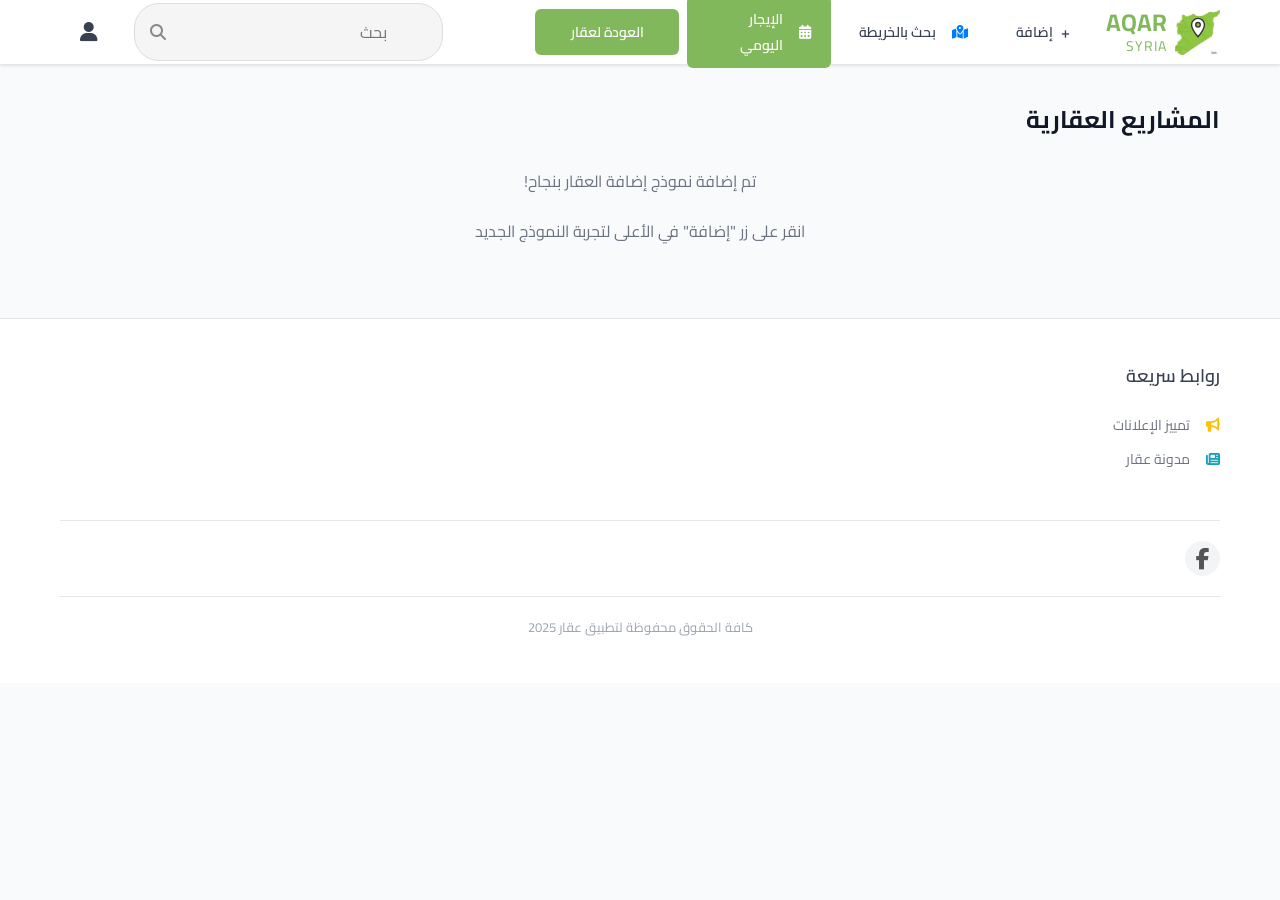
<file: add-property-demo.html>
<!DOCTYPE html>
<html lang="ar" dir="rtl">
<head>
    <meta charset="UTF-8">
    <meta name="viewport" content="width=device-width, initial-scale=1.0">
    <title>عقار - المشاريع العقارية</title>
    <link rel="preconnect" href="https://fonts.googleapis.com">
    <link rel="preconnect" href="https://fonts.gstatic.com" crossorigin>
    <link href="https://fonts.googleapis.com/css2?family=Cairo:wght@300;400;500;600;700&display=swap" rel="stylesheet">
    <link rel="stylesheet" href="https://cdnjs.cloudflare.com/ajax/libs/font-awesome/6.5.2/css/all.min.css">
    <link rel="stylesheet" href="styles.css">
    <link rel="stylesheet" href="footer-styles.css">
    <link rel="stylesheet" href="add-property.css">
</head>
<body>
    <!-- Header -->
    <header class="header">
        <div class="container">
            <div class="header-content">
                <!-- Right side - Logo and main actions -->
                <div class="header-right">
                    <div class="logo" style="display: flex; align-items: center;">
                        <div style="display: flex; align-items: center; gap: 8px;">
                            <div style="position: relative; width: 45px; height: 45px;">
                                <img src="images/logo.webp" alt="خريطة سوريا" style="width: 100%; height: 100%;">
                                <div style="position: absolute; top: 50%; left: 50%; transform: translate(-50%, -50%);">
                                    <svg xmlns="http://www.w3.org/2000/svg" width="22" height="22" viewBox="0 0 24 24" fill="white" stroke="#333" stroke-width="1.5">
                                        <path d="M12 2C8.13 2 5 5.13 5 9c0 5.25 7 13 7 13s7-7.75 7-13c0-3.87-3.13-7-7-7zm0 9.5c-1.38 0-2.5-1.12-2.5-2.5s1.12-2.5 2.5-2.5 2.5 1.12 2.5 2.5-1.12 2.5-2.5 2.5z"/>
                                    </svg>
                                </div>
                            </div>
                            <div class="logo-text-group" style="display: flex; flex-direction: column; line-height: 1.2;">
                                <span class="logo-main-text" style="font-family: 'Cairo', sans-serif; font-size: 24px; font-weight: 700; color: #82b85c;">AQAR</span>
                                <span class="logo-sub-text" style="font-family: 'Cairo', sans-serif; font-size: 14px; color: #82b85c; letter-spacing: 1px;">SYRIA</span>
                            </div>
                        </div>
                    </div>
                    
                    <div class="header-buttons">
                        <!-- زر الإضافة المتحدث عنه -->
                        <button class="btn btn-outline" onclick="openAddPropertyModal()" title="إضافة عقار جديد">
                            <span class="icon">+</span>
                            إضافة
                        </button>
                        
                        <button class="btn btn-outline">
                            <i class="fa-solid fa-map-location-dot" style="margin-left: 8px; color: #007bff;"></i>بحث بالخريطة
                        </button>
                        
                        <a href="dailyrent.html" class="btn btn-primary" style="text-decoration: none;">
                            <i class="fa-solid fa-calendar-days" style="margin-left: 8px;"></i>الإيجار اليومي
                        </a>
                        
                        <button class="btn btn-primary">
                            العودة لعقار
                        </button>
                    </div>
                </div>

                <!-- Left side - User and search -->
                <div class="header-left">
                    <div class="search-box" style="display: flex; align-items: center; border: 1px solid #ddd; border-radius: 25px; padding: 5px 15px; background-color: #f5f5f5;">
                        <input type="search" placeholder="بحث" class="search-input" style="border: none; outline: none; flex-grow: 1; background: transparent; font-family: 'Cairo', sans-serif; font-size: 16px;">
                        <button class="search-button" style="border: none; background: transparent; cursor: pointer; padding: 0; margin-right: 5px;">
                            <i class="fa-solid fa-magnifying-glass" style="color: #888; font-size: 16px;"></i>
                        </button>
                    </div>
                    
                    <a href="person1.html" class="btn btn-ghost">
                        <i class="fa-solid fa-user" style="font-size: 20px;"></i>
                    </a>
                </div>
            </div>
        </div>
    </header>

    <!-- نموذج إضافة العقار (سيظهر عند النقر على الزر) -->
    <div class="add-property-modal" id="addPropertyModal" style="display: none;">
        <!-- محتوى الخطوة الأولى -->
        <div class="modal-content">
            <div class="modal-header">
                <h2>إضافة عقار جديد</h2>
                <button class="close-btn" id="closeBtn">&times;</button>
            </div>

            <div class="progress-bar">
                <div class="progress-step active">
                    <span class="step-number">1</span>
                    <span class="step-label">نوع العقار</span>
                </div>
                <div class="progress-line active"></div>
                <div class="progress-step">
                    <span class="step-number">2</span>
                    <span class="step-label">البيانات والسعر</span>
                </div>
                <div class="progress-line"></div>
                <div class="progress-step">
                    <span class="step-number">3</span>
                    <span class="step-label">التأكيد</span>
                </div>
            </div>

            <div class="modal-body">
                <div class="form-section">
                    <h3>ما نوع العقار الذي تريد إضافته؟</h3>
                    <div class="property-types-grid">
                        <div class="property-type-card" data-type="house">
                            <div class="type-icon"><i class="fas fa-home"></i></div>
                            <span>بيت للبيع</span>
                        </div>
                        <div class="property-type-card" data-type="house-rent">
                            <div class="type-icon"><i class="fas fa-house"></i></div>
                            <span>بيت للإيجار</span>
                        </div>
                        <div class="property-type-card" data-type="apartment">
                            <div class="type-icon"><i class="fas fa-building"></i></div>
                            <span>شقة سكنية</span>
                        </div>
                        <div class="property-type-card" data-type="land">
                            <div class="type-icon"><i class="fas fa-tree"></i></div>
                            <span>أرض</span>
                        </div>
                        <div class="property-type-card" data-type="commercial">
                            <div class="type-icon"><i class="fas fa-store"></i></div>
                            <span>محل تجاري</span>
                        </div>
                        <div class="property-type-card" data-type="villa">
                            <div class="type-icon"><i class="fas fa-gopuram"></i></div>
                            <span>فيلا</span>
                        </div>
                        <div class="property-type-card" data-type="office">
                            <div class="type-icon"><i class="fas fa-briefcase"></i></div>
                            <span>مكتب</span>
                        </div>
                        <div class="property-type-card" data-type="garage">
                            <div class="type-icon"><i class="fas fa-car"></i></div>
                            <span>موقف سيارات</span>
                        </div>
                    </div>
                </div>

                <div class="form-section">
                    <h3>رفع صور العقار</h3>
                    <div class="upload-container">
                        <div class="upload-area" id="uploadArea">
                            <div class="upload-icon"><i class="fas fa-cloud-upload-alt"></i></div>
                            <p class="upload-text">اسحب الصور هنا أو انقر للاختيار</p>
                            <p class="upload-subtext">يمكنك تحميل حتى 8 صور (JPG, PNG)</p>
                            <input type="file" id="imageInput" multiple accept="image/*" style="display: none;">
                        </div>
                        <div class="images-preview" id="imagesPreview"></div>
                    </div>
                </div>
            </div>

            <div class="modal-footer">
                <button class="btn btn-secondary" id="cancelBtn">إلغاء</button>
                <button class="btn btn-primary" id="nextBtn" disabled>التالي</button>
            </div>
        </div>
    </div>

    <!-- نموذج النجاح -->
    <div class="success-modal" id="successModal" style="display: none;">
        <div class="success-content">
            <div class="success-icon"><i class="fas fa-check-circle"></i></div>
            <h2>تم إضافة العقار بنجاح!</h2>
            <p>سيتم مراجعة إعلانك خلال 24 ساعة قبل نشره على الموقع</p>
            <div class="success-details">
                <p><strong>رقم الإعلان:</strong> <span id="listingId">#12345</span></p>
                <p>ستتلقى بريداً إلكترونياً برابط متابعة الإعلان</p>
            </div>
            <button class="btn btn-primary" id="closeSuccessBtn">حسناً</button>
        </div>
    </div>

    <!-- Main Content -->
    <main class="main" style="padding: 32px 0;">
        <div class="container">
            <div class="page-title">
                <h1>المشاريع العقارية</h1>
            </div>
            <p style="text-align: center; color: #6b7280; margin: 20px 0;">تم إضافة نموذج إضافة العقار بنجاح!</p>
            <p style="text-align: center; color: #6b7280;">انقر على زر "إضافة" في الأعلى لتجربة النموذج الجديد</p>
        </div>
    </main>

    <!-- Footer -->
    <footer class="footer">
        <div class="container">
            <div class="footer-content">
                <div class="footer-section">
                    <h3 class="section-title">روابط سريعة</h3>
                    <div class="search-columns">
                        <div class="search-column">
                            <ul class="footer-links">
                                <li><a href="#" class="footer-link"><i class="fa-solid fa-bullhorn" style="margin-left: 8px; color: #ffc107;"></i>تمييز الإعلانات</a></li>
                                <li><a href="#" class="footer-link"><i class="fa-solid fa-newspaper" style="margin-left: 8px; color: #17a2b8;"></i>مدونة عقار</a></li>
                            </ul>
                        </div>
                    </div>
                </div>
            </div>

            <div class="footer-bottom">
                <div class="social-links" style="display: flex; justify-content: center; gap: 15px;">
                    <a href="#" class="social-link"><i class="fa-brands fa-facebook-f" style="font-size: 22px; color: #555;"></i></a>
                </div>
            </div>

            <div class="copyright">
                <p>كافة الحقوق محفوظة لتطبيق عقار 2025</p>
            </div>
        </div>
    </footer>

    <script src="add-property.js"></script>
</body>
</html>
</file>
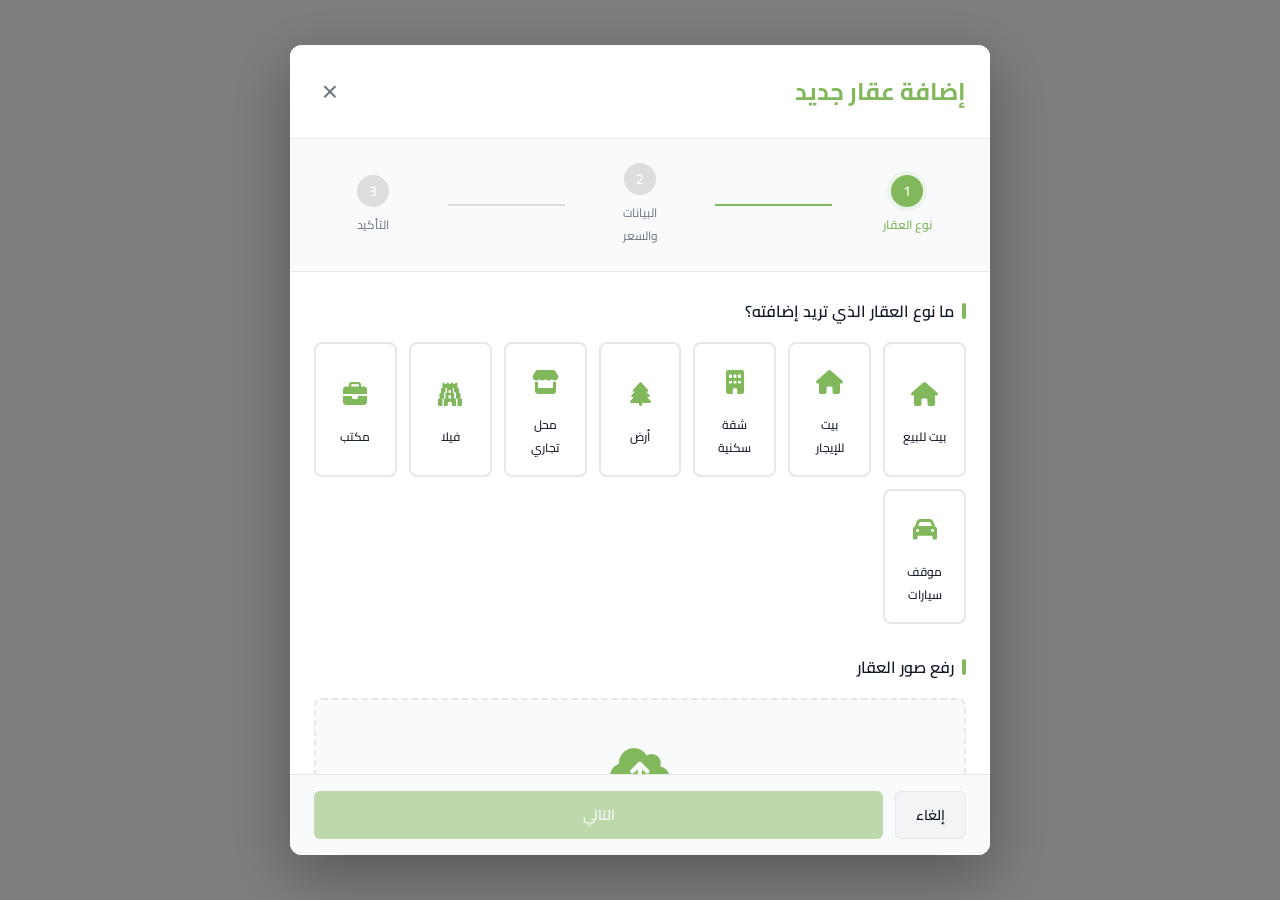
<file: add-property-step1.html>
<!DOCTYPE html>
<html lang="ar" dir="rtl">
<head>
    <meta charset="UTF-8">
    <meta name="viewport" content="width=device-width, initial-scale=1.0">
    <title>إضافة عقار - الخطوة الأولى</title>
    <link rel="preconnect" href="https://fonts.googleapis.com">
    <link rel="preconnect" href="https://fonts.gstatic.com" crossorigin>
    <link href="https://fonts.googleapis.com/css2?family=Cairo:wght@300;400;500;600;700&display=swap" rel="stylesheet">
    <link rel="stylesheet" href="https://cdnjs.cloudflare.com/ajax/libs/font-awesome/6.5.2/css/all.min.css">
    <link rel="stylesheet" href="add-property.css">
</head>
<body>
    <div class="add-property-modal" id="addPropertyModal">
        <div class="modal-content">
            <!-- رأس النموذج -->
            <div class="modal-header">
                <h2>إضافة عقار جديد</h2>
                <button class="close-btn" id="closeBtn">&times;</button>
            </div>

            <!-- شريط التقدم -->
            <div class="progress-bar">
                <div class="progress-step active">
                    <span class="step-number">1</span>
                    <span class="step-label">نوع العقار</span>
                </div>
                <div class="progress-line active"></div>
                <div class="progress-step">
                    <span class="step-number">2</span>
                    <span class="step-label">البيانات والسعر</span>
                </div>
                <div class="progress-line"></div>
                <div class="progress-step">
                    <span class="step-number">3</span>
                    <span class="step-label">التأكيد</span>
                </div>
            </div>

            <!-- محتوى الخطوة الأولى -->
            <div class="modal-body">
                <!-- اختيار نوع العقار -->
                <div class="form-section">
                    <h3>ما نوع العقار الذي تريد إضافته؟</h3>
                    <div class="property-types-grid">
                        <div class="property-type-card" data-type="house">
                            <div class="type-icon">
                                <i class="fas fa-home"></i>
                            </div>
                            <span>بيت للبيع</span>
                        </div>

                        <div class="property-type-card" data-type="house-rent">
                            <div class="type-icon">
                                <i class="fas fa-house"></i>
                            </div>
                            <span>بيت للإيجار</span>
                        </div>

                        <div class="property-type-card" data-type="apartment">
                            <div class="type-icon">
                                <i class="fas fa-building"></i>
                            </div>
                            <span>شقة سكنية</span>
                        </div>

                        <div class="property-type-card" data-type="land">
                            <div class="type-icon">
                                <i class="fas fa-tree"></i>
                            </div>
                            <span>أرض</span>
                        </div>

                        <div class="property-type-card" data-type="commercial">
                            <div class="type-icon">
                                <i class="fas fa-store"></i>
                            </div>
                            <span>محل تجاري</span>
                        </div>

                        <div class="property-type-card" data-type="villa">
                            <div class="type-icon">
                                <i class="fas fa-gopuram"></i>
                            </div>
                            <span>فيلا</span>
                        </div>

                        <div class="property-type-card" data-type="office">
                            <div class="type-icon">
                                <i class="fas fa-briefcase"></i>
                            </div>
                            <span>مكتب</span>
                        </div>

                        <div class="property-type-card" data-type="garage">
                            <div class="type-icon">
                                <i class="fas fa-car"></i>
                            </div>
                            <span>موقف سيارات</span>
                        </div>
                    </div>
                </div>

                <!-- رفع الصور -->
                <div class="form-section">
                    <h3>رفع صور العقار</h3>
                    <div class="upload-container">
                        <div class="upload-area" id="uploadArea">
                            <div class="upload-icon">
                                <i class="fas fa-cloud-upload-alt"></i>
                            </div>
                            <p class="upload-text">اسحب الصور هنا أو انقر للاختيار</p>
                            <p class="upload-subtext">يمكنك تحميل حتى 8 صور (JPG, PNG)</p>
                            <input type="file" id="imageInput" multiple accept="image/*" style="display: none;">
                        </div>
                        <div class="images-preview" id="imagesPreview"></div>
                    </div>
                </div>
            </div>

            <!-- أزرار التنقل -->
            <div class="modal-footer">
                <button class="btn btn-secondary" id="cancelBtn">إلغاء</button>
                <button class="btn btn-primary" id="nextBtn" disabled>التالي</button>
            </div>
        </div>
    </div>

    <script src="add-property.js"></script>
</body>
</html>
</file>
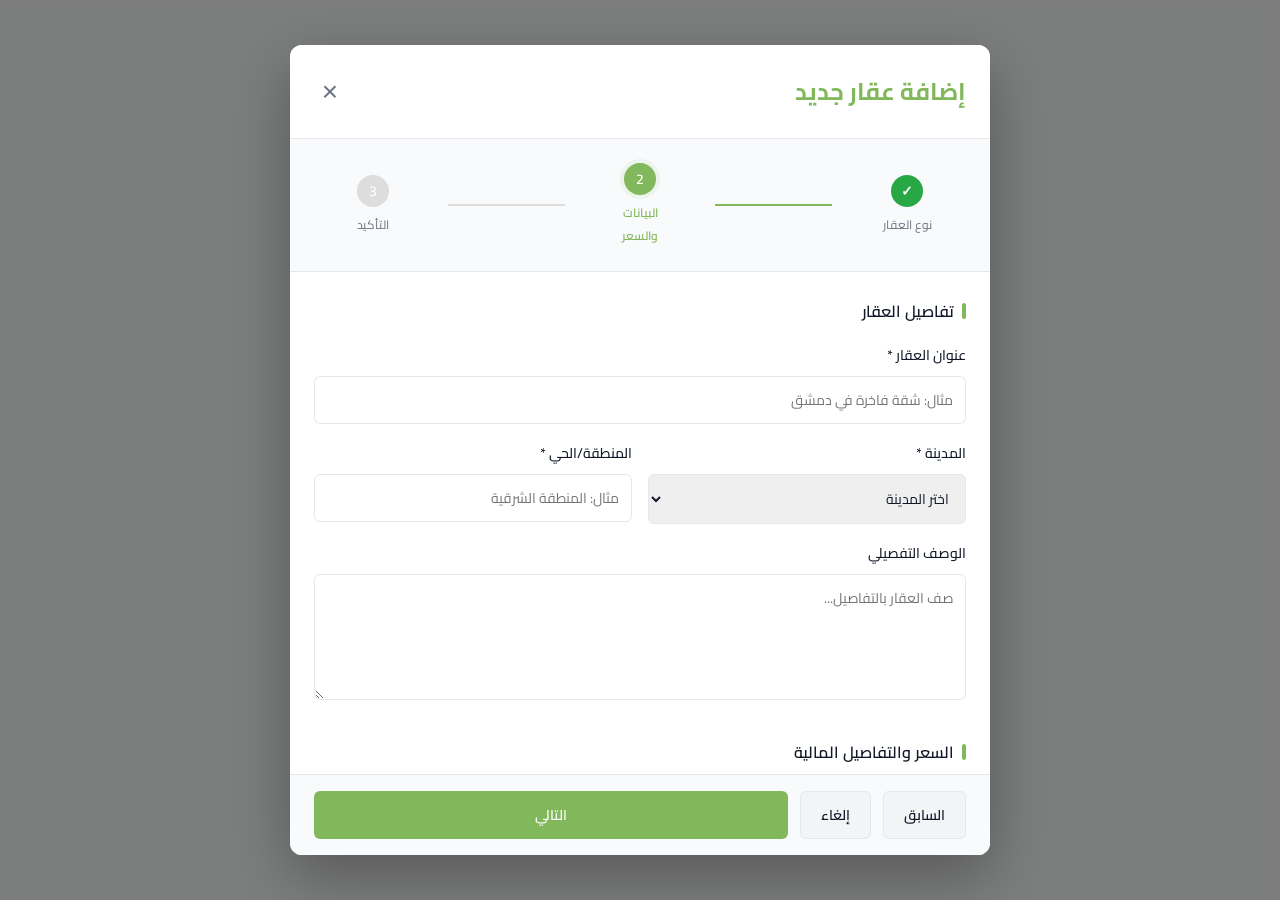
<file: add-property-step2.html>
<!DOCTYPE html>
<html lang="ar" dir="rtl">
<head>
    <meta charset="UTF-8">
    <meta name="viewport" content="width=device-width, initial-scale=1.0">
    <title>إضافة عقار - البيانات والسعر</title>
    <link rel="preconnect" href="https://fonts.googleapis.com">
    <link rel="preconnect" href="https://fonts.gstatic.com" crossorigin>
    <link href="https://fonts.googleapis.com/css2?family=Cairo:wght@300;400;500;600;700&display=swap" rel="stylesheet">
    <link rel="stylesheet" href="https://cdnjs.cloudflare.com/ajax/libs/font-awesome/6.5.2/css/all.min.css">
    <link rel="stylesheet" href="add-property.css">
</head>
<body>
    <div class="add-property-modal" id="addPropertyModal">
        <div class="modal-content">
            <!-- رأس النموذج -->
            <div class="modal-header">
                <h2>إضافة عقار جديد</h2>
                <button class="close-btn" id="closeBtn">&times;</button>
            </div>

            <!-- شريط التقدم -->
            <div class="progress-bar">
                <div class="progress-step completed">
                    <span class="step-number">✓</span>
                    <span class="step-label">نوع العقار</span>
                </div>
                <div class="progress-line active"></div>
                <div class="progress-step active">
                    <span class="step-number">2</span>
                    <span class="step-label">البيانات والسعر</span>
                </div>
                <div class="progress-line"></div>
                <div class="progress-step">
                    <span class="step-number">3</span>
                    <span class="step-label">التأكيد</span>
                </div>
            </div>

            <!-- محتوى الخطوة الثانية -->
            <div class="modal-body">
                <form id="propertyForm">
                    <!-- بيانات العقار -->
                    <div class="form-section">
                        <h3>تفاصيل العقار</h3>
                        <div class="form-group">
                            <label>عنوان العقار *</label>
                            <input type="text" id="propertyTitle" placeholder="مثال: شقة فاخرة في دمشق" required>
                        </div>

                        <div class="form-row">
                            <div class="form-group">
                                <label>المدينة *</label>
                                <select id="city" required>
                                    <option value="">اختر المدينة</option>
                                    <option value="damascus">دمشق</option>
                                    <option value="aleppo">حلب</option>
                                    <option value="homs">حمص</option>
                                    <option value="hama">حماة</option>
                                    <option value="latakia">اللاذقية</option>
                                    <option value="tartous">طرطوس</option>
                                    <option value="idlib">إدلب</option>
                                    <option value="raqqa">الرقة</option>
                                </select>
                            </div>
                            <div class="form-group">
                                <label>المنطقة/الحي *</label>
                                <input type="text" id="area" placeholder="مثال: المنطقة الشرقية" required>
                            </div>
                        </div>

                        <div class="form-group">
                            <label>الوصف التفصيلي</label>
                            <textarea id="description" placeholder="صف العقار بالتفاصيل..." rows="4"></textarea>
                        </div>
                    </div>

                    <!-- بيانات السعر -->
                    <div class="form-section">
                        <h3>السعر والتفاصيل المالية</h3>
                        <div class="form-row">
                            <div class="form-group">
                                <label>السعر *</label>
                                <div class="price-input">
                                    <input type="number" id="price" placeholder="0" min="0" required>
                                    <span class="currency">ل.س</span>
                                </div>
                            </div>
                            <div class="form-group">
                                <label>نوع الإيجار (إن كان إيجار)</label>
                                <select id="rentalType">
                                    <option value="">لا ينطبق</option>
                                    <option value="monthly">شهري</option>
                                    <option value="yearly">سنوي</option>
                                    <option value="daily">يومي</option>
                                </select>
                            </div>
                        </div>

                        <div class="form-row">
                            <div class="form-group">
                                <label>المساحة (م²)</label>
                                <input type="number" id="area-size" placeholder="0" min="0">
                            </div>
                            <div class="form-group">
                                <label>عدد الغرف</label>
                                <input type="number" id="rooms" placeholder="0" min="0">
                            </div>
                            <div class="form-group">
                                <label>عدد الحمامات</label>
                                <input type="number" id="bathrooms" placeholder="0" min="0">
                            </div>
                        </div>
                    </div>

                    <!-- بيانات المالك -->
                    <div class="form-section">
                        <h3>بيانات المالك/الوسيط</h3>
                        <div class="form-group">
                            <label>الاسم الكامل *</label>
                            <input type="text" id="ownerName" placeholder="اسمك الكامل" required>
                        </div>

                        <div class="form-row">
                            <div class="form-group">
                                <label>رقم التواصل *</label>
                                <input type="tel" id="phone" placeholder="0955112233" required>
                            </div>
                            <div class="form-group">
                                <label>البريد الإلكتروني</label>
                                <input type="email" id="email" placeholder="your@email.com">
                            </div>
                        </div>

                        <div class="form-group">
                            <label>عنوان المكتب/العنوان</label>
                            <input type="text" id="officeAddress" placeholder="عنوان مكتبك أو عنوانك">
                        </div>
                    </div>
                </form>
            </div>

            <!-- أزرار التنقل -->
            <div class="modal-footer">
                <button class="btn btn-secondary" id="prevBtn">السابق</button>
                <button class="btn btn-secondary" id="cancelBtn">إلغاء</button>
                <button class="btn btn-primary" id="nextBtn">التالي</button>
            </div>
        </div>
    </div>

    <script src="add-property.js"></script>
</body>
</html>
</file>
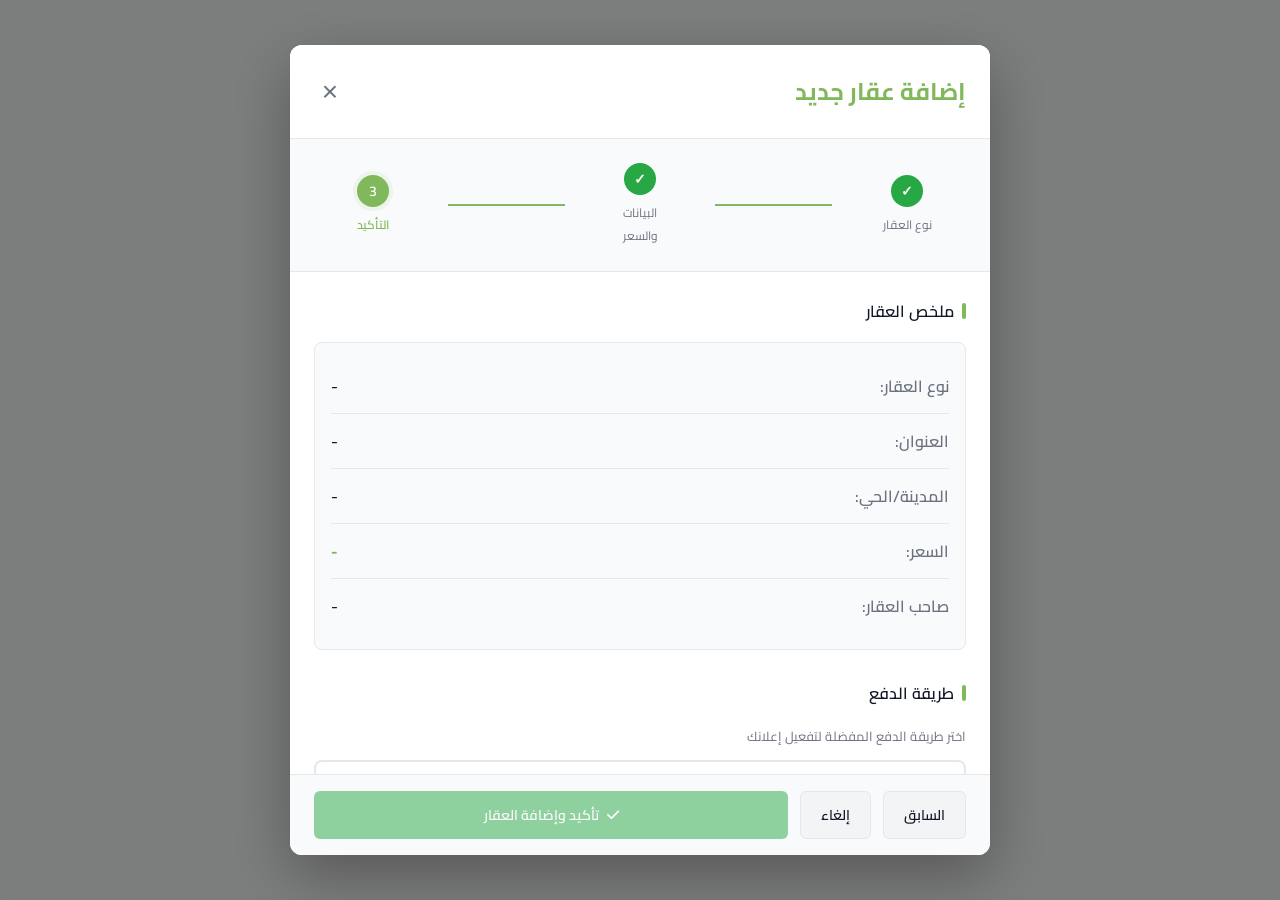
<file: add-property-step3.html>
<!DOCTYPE html>
<html lang="ar" dir="rtl">
<head>
    <meta charset="UTF-8">
    <meta name="viewport" content="width=device-width, initial-scale=1.0">
    <title>إضافة عقار - التأكيد وطرق الدفع</title>
    <link rel="preconnect" href="https://fonts.googleapis.com">
    <link rel="preconnect" href="https://fonts.gstatic.com" crossorigin>
    <link href="https://fonts.googleapis.com/css2?family=Cairo:wght@300;400;500;600;700&display=swap" rel="stylesheet">
    <link rel="stylesheet" href="https://cdnjs.cloudflare.com/ajax/libs/font-awesome/6.5.2/css/all.min.css">
    <link rel="stylesheet" href="add-property.css">
</head>
<body>
    <div class="add-property-modal" id="addPropertyModal">
        <div class="modal-content">
            <!-- رأس النموذج -->
            <div class="modal-header">
                <h2>إضافة عقار جديد</h2>
                <button class="close-btn" id="closeBtn">&times;</button>
            </div>

            <!-- شريط التقدم -->
            <div class="progress-bar">
                <div class="progress-step completed">
                    <span class="step-number">✓</span>
                    <span class="step-label">نوع العقار</span>
                </div>
                <div class="progress-line active"></div>
                <div class="progress-step completed">
                    <span class="step-number">✓</span>
                    <span class="step-label">البيانات والسعر</span>
                </div>
                <div class="progress-line active"></div>
                <div class="progress-step active">
                    <span class="step-number">3</span>
                    <span class="step-label">التأكيد</span>
                </div>
            </div>

            <!-- محتوى الخطوة الثالثة -->
            <div class="modal-body">
                <!-- ملخص العقار -->
                <div class="form-section">
                    <h3>ملخص العقار</h3>
                    <div class="summary-card">
                        <div class="summary-item">
                            <span class="label">نوع العقار:</span>
                            <span class="value" id="summaryType">-</span>
                        </div>
                        <div class="summary-item">
                            <span class="label">العنوان:</span>
                            <span class="value" id="summaryTitle">-</span>
                        </div>
                        <div class="summary-item">
                            <span class="label">المدينة/الحي:</span>
                            <span class="value" id="summaryLocation">-</span>
                        </div>
                        <div class="summary-item">
                            <span class="label">السعر:</span>
                            <span class="value price" id="summaryPrice">-</span>
                        </div>
                        <div class="summary-item">
                            <span class="label">صاحب العقار:</span>
                            <span class="value" id="summaryOwner">-</span>
                        </div>
                    </div>
                </div>

                <!-- طرق الدفع -->
                <div class="form-section">
                    <h3>طريقة الدفع</h3>
                    <p class="info-text">اختر طريقة الدفع المفضلة لتفعيل إعلانك</p>

                    <div class="payment-methods">
                        <!-- Shaam Cash -->
                        <div class="payment-method-card" data-method="shaam-cash">
                            <div class="method-header">
                                <div class="method-logo">
                                    <div class="logo-placeholder">
                                        <i class="fas fa-wallet"></i>
                                    </div>
                                </div>
                                <div class="method-info">
                                    <h4>محفظة الشام كاش</h4>
                                    <p>دفع فوري آمن وسهل</p>
                                </div>
                                <div class="radio-btn">
                                    <input type="radio" name="paymentMethod" value="shaam-cash" id="shaammCash">
                                </div>
                            </div>
                            <div class="method-details">
                                <label for="shaammCash" class="upload-payment">
                                    <i class="fas fa-cloud-upload-alt"></i>
                                    اسحب صورة الحساب أو انقر هنا
                                    <input type="file" id="shaammImage" accept="image/*" style="display: none;">
                                </label>
                                <div id="shaammPreview" class="payment-preview"></div>
                            </div>
                        </div>

                        <!-- PayPal -->
                        <div class="payment-method-card" data-method="paypal">
                            <div class="method-header">
                                <div class="method-logo">
                                    <i class="fab fa-paypal"></i>
                                </div>
                                <div class="method-info">
                                    <h4>PayPal</h4>
                                    <p>محفظة رقمية عالمية</p>
                                </div>
                                <div class="radio-btn">
                                    <input type="radio" name="paymentMethod" value="paypal" id="paypalMethod">
                                </div>
                            </div>
                            <div class="method-details">
                                <p>سيتم التحويل إلى موقع PayPal للدفع</p>
                            </div>
                        </div>

                        <!-- Bank Transfer -->
                        <div class="payment-method-card" data-method="bank-transfer">
                            <div class="method-header">
                                <div class="method-logo">
                                    <i class="fas fa-university"></i>
                                </div>
                                <div class="method-info">
                                    <h4>تحويل بنكي</h4>
                                    <p>دفع آمن عبر البنك</p>
                                </div>
                                <div class="radio-btn">
                                    <input type="radio" name="paymentMethod" value="bank-transfer" id="bankTransfer">
                                </div>
                            </div>
                            <div class="method-details">
                                <p>سيتم إرسال تفاصيل البنك لبريدك الإلكتروني</p>
                            </div>
                        </div>

                        <!-- Crypto -->
                        <div class="payment-method-card" data-method="crypto">
                            <div class="method-header">
                                <div class="method-logo">
                                    <i class="fab fa-bitcoin"></i>
                                </div>
                                <div class="method-info">
                                    <h4>العملات الرقمية</h4>
                                    <p>دفع باستخدام البيتكوين أو الإيثيريوم</p>
                                </div>
                                <div class="radio-btn">
                                    <input type="radio" name="paymentMethod" value="crypto" id="crypto">
                                </div>
                            </div>
                            <div class="method-details">
                                <p>سيتم تزويدك بعنوان المحفظة للدفع</p>
                            </div>
                        </div>
                    </div>
                </div>

                <!-- شروط وأحكام -->
                <div class="form-section">
                    <div class="checkbox-group">
                        <input type="checkbox" id="termsCheckbox">
                        <label for="termsCheckbox">
                            أوافق على <a href="#" class="link">شروط وأحكام الاستخدام</a> و<a href="#" class="link">سياسة الخصوصية</a>
                        </label>
                    </div>
                </div>
            </div>

            <!-- أزرار التنقل -->
            <div class="modal-footer">
                <button class="btn btn-secondary" id="prevBtn">السابق</button>
                <button class="btn btn-secondary" id="cancelBtn">إلغاء</button>
                <button class="btn btn-success" id="submitBtn" disabled>
                    <i class="fas fa-check"></i> تأكيد وإضافة العقار
                </button>
            </div>
        </div>
    </div>

    <!-- نافذة التأكيد النهائية -->
    <div class="success-modal" id="successModal" style="display: none;">
        <div class="success-content">
            <div class="success-icon">
                <i class="fas fa-check-circle"></i>
            </div>
            <h2>تم إضافة العقار بنجاح!</h2>
            <p>سيتم مراجعة إعلانك خلال 24 ساعة قبل نشره على الموقع</p>
            <div class="success-details">
                <p><strong>رقم الإعلان:</strong> <span id="listingId">#12345</span></p>
                <p>ستتلقى بريداً إلكترونياً برابط متابعة الإعلان</p>
            </div>
            <button class="btn btn-primary" id="closeSuccessBtn">حسناً</button>
        </div>
    </div>

    <script src="add-property.js"></script>
</body>
</html>
</file>
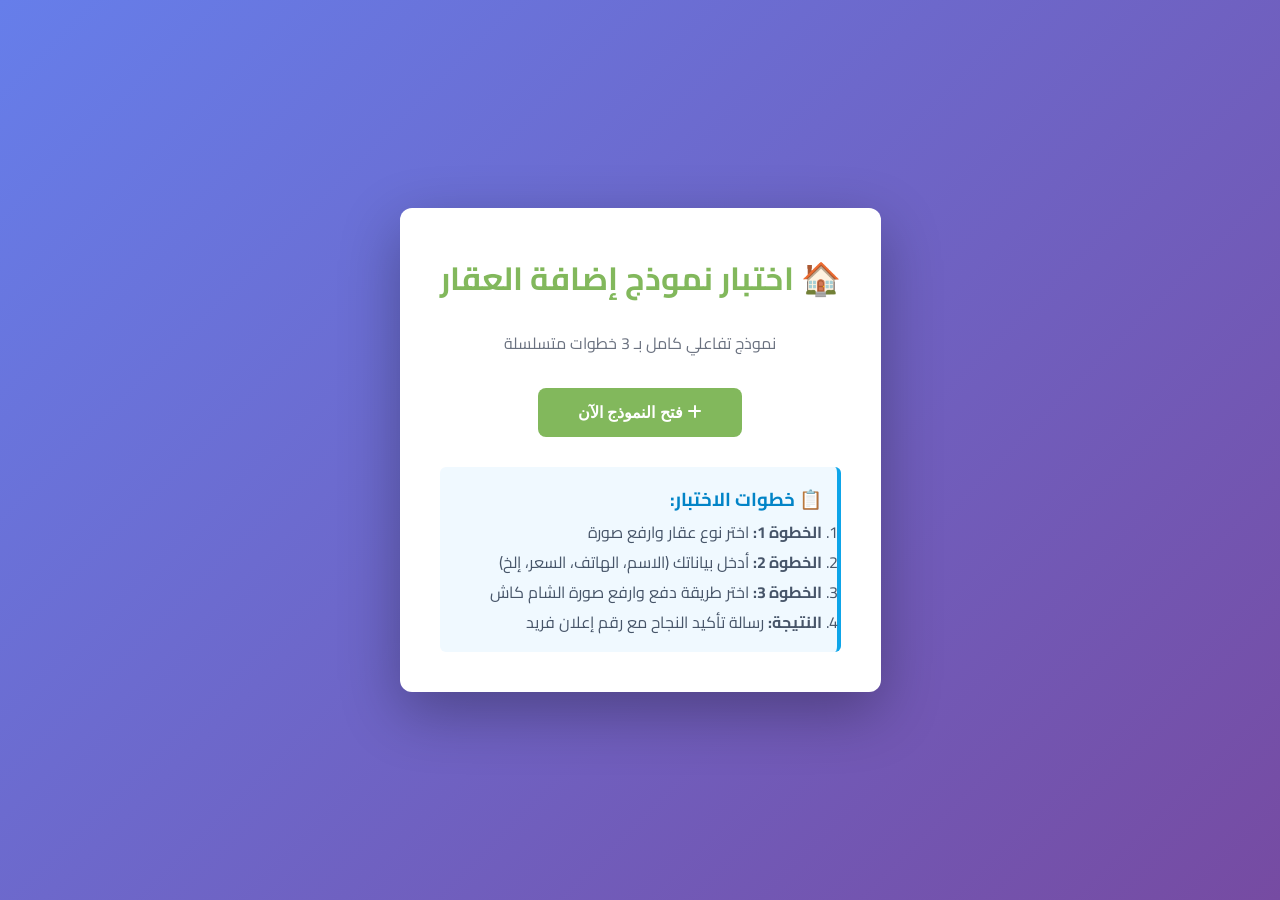
<file: add-property-test.html>
<!DOCTYPE html>
<html lang="ar" dir="rtl">
<head>
    <meta charset="UTF-8">
    <meta name="viewport" content="width=device-width, initial-scale=1.0">
    <title>اختبار نموذج إضافة العقار - التسلسل الكامل</title>
    <link rel="preconnect" href="https://fonts.googleapis.com">
    <link rel="preconnect" href="https://fonts.gstatic.com" crossorigin>
    <link href="https://fonts.googleapis.com/css2?family=Cairo:wght@300;400;500;600;700&display=swap" rel="stylesheet">
    <link rel="stylesheet" href="https://cdnjs.cloudflare.com/ajax/libs/font-awesome/6.5.2/css/all.min.css">
    <link rel="stylesheet" href="add-property.css">
    <style>
        body {
            font-family: 'Cairo', sans-serif;
            background: linear-gradient(135deg, #667eea 0%, #764ba2 100%);
            min-height: 100vh;
            display: flex;
            align-items: center;
            justify-content: center;
            padding: 20px;
        }
        
        .test-container {
            background: white;
            border-radius: 12px;
            padding: 40px;
            max-width: 600px;
            text-align: center;
            box-shadow: 0 20px 60px rgba(0,0,0,0.3);
        }
        
        .test-container h1 {
            color: #82b85c;
            margin-bottom: 20px;
        }
        
        .test-container p {
            color: #6b7280;
            margin-bottom: 30px;
            font-size: 16px;
        }
        
        .test-btn {
            background-color: #82b85c;
            color: white;
            border: none;
            padding: 15px 40px;
            border-radius: 8px;
            font-size: 16px;
            font-weight: 600;
            cursor: pointer;
            transition: all 0.3s;
        }
        
        .test-btn:hover {
            background-color: #6fa04a;
            transform: translateY(-2px);
            box-shadow: 0 8px 20px rgba(130, 184, 92, 0.3);
        }
        
        .test-info {
            background-color: #f0f9ff;
            border-right: 4px solid #0ea5e9;
            padding: 15px;
            margin-top: 30px;
            border-radius: 6px;
            text-align: right;
        }
        
        .test-info h3 {
            margin-top: 0;
            color: #0284c7;
        }
        
        .test-info ol {
            text-align: right;
            color: #475569;
        }
    </style>
</head>
<body>
    <div class="test-container">
        <h1>🏠 اختبار نموذج إضافة العقار</h1>
        <p>نموذج تفاعلي كامل بـ 3 خطوات متسلسلة</p>
        
        <button class="test-btn" onclick="openAddPropertyModal()">
            <i class="fas fa-plus"></i> فتح النموذج الآن
        </button>
        
        <div class="test-info">
            <h3>📋 خطوات الاختبار:</h3>
            <ol>
                <li><strong>الخطوة 1:</strong> اختر نوع عقار وارفع صورة</li>
                <li><strong>الخطوة 2:</strong> أدخل بياناتك (الاسم، الهاتف، السعر، إلخ)</li>
                <li><strong>الخطوة 3:</strong> اختر طريقة دفع وارفع صورة الشام كاش</li>
                <li><strong>النتيجة:</strong> رسالة تأكيد النجاح مع رقم إعلان فريد</li>
            </ol>
        </div>
    </div>

    <!-- نموذج إضافة العقار (نفس الموجود في index.html) -->
    <div class="add-property-modal" id="addPropertyModal" style="display: none;">
        <div class="modal-content">
            <div class="modal-header">
                <h2>إضافة عقار جديد</h2>
                <button class="close-btn" id="closeBtn">&times;</button>
            </div>

            <div class="progress-bar">
                <div class="progress-step active">
                    <span class="step-number">1</span>
                    <span class="step-label">نوع العقار</span>
                </div>
                <div class="progress-line active"></div>
                <div class="progress-step">
                    <span class="step-number">2</span>
                    <span class="step-label">البيانات والسعر</span>
                </div>
                <div class="progress-line"></div>
                <div class="progress-step">
                    <span class="step-number">3</span>
                    <span class="step-label">التأكيد</span>
                </div>
            </div>

            <div class="modal-body">
                <div class="form-section">
                    <h3>ما نوع العقار الذي تريد إضافته؟</h3>
                    <div class="property-types-grid">
                        <div class="property-type-card" data-type="house">
                            <div class="type-icon"><i class="fas fa-home"></i></div>
                            <span>بيت للبيع</span>
                        </div>
                        <div class="property-type-card" data-type="house-rent">
                            <div class="type-icon"><i class="fas fa-house"></i></div>
                            <span>بيت للإيجار</span>
                        </div>
                        <div class="property-type-card" data-type="apartment">
                            <div class="type-icon"><i class="fas fa-building"></i></div>
                            <span>شقة سكنية</span>
                        </div>
                        <div class="property-type-card" data-type="land">
                            <div class="type-icon"><i class="fas fa-tree"></i></div>
                            <span>أرض</span>
                        </div>
                        <div class="property-type-card" data-type="commercial">
                            <div class="type-icon"><i class="fas fa-store"></i></div>
                            <span>محل تجاري</span>
                        </div>
                        <div class="property-type-card" data-type="villa">
                            <div class="type-icon"><i class="fas fa-gopuram"></i></div>
                            <span>فيلا</span>
                        </div>
                        <div class="property-type-card" data-type="office">
                            <div class="type-icon"><i class="fas fa-briefcase"></i></div>
                            <span>مكتب</span>
                        </div>
                        <div class="property-type-card" data-type="garage">
                            <div class="type-icon"><i class="fas fa-car"></i></div>
                            <span>موقف سيارات</span>
                        </div>
                    </div>
                </div>

                <div class="form-section">
                    <h3>رفع صور العقار</h3>
                    <div class="upload-container">
                        <div class="upload-area" id="uploadArea">
                            <div class="upload-icon"><i class="fas fa-cloud-upload-alt"></i></div>
                            <p class="upload-text">اسحب الصور هنا أو انقر للاختيار</p>
                            <p class="upload-subtext">يمكنك تحميل حتى 8 صور (JPG, PNG)</p>
                            <input type="file" id="imageInput" multiple accept="image/*" style="display: none;">
                        </div>
                        <div class="images-preview" id="imagesPreview"></div>
                    </div>
                </div>
            </div>

            <div class="modal-footer">
                <button class="btn btn-secondary" id="cancelBtn">إلغاء</button>
                <button class="btn btn-primary" id="nextBtn" disabled>التالي</button>
            </div>
        </div>
    </div>

    <!-- نموذج النجاح -->
    <div class="success-modal" id="successModal" style="display: none;">
        <div class="success-content">
            <div class="success-icon"><i class="fas fa-check-circle"></i></div>
            <h2>✅ تمت عملية رفع العقار بنجاح!</h2>
            <p>سيتم مراجعة إعلانك خلال 24 ساعة قبل نشره على الموقع</p>
            <div class="success-details">
                <p><strong>رقم الإعلان:</strong> <span id="listingId">#12345</span></p>
                <p>ستتلقى بريداً إلكترونياً برابط متابعة الإعلان</p>
            </div>
            <button class="btn btn-primary" id="closeSuccessBtn">حسناً</button>
        </div>
    </div>

    <script src="add-property.js"></script>
    <script>
        let propertyManager;
        
        function openAddPropertyModal() {
            propertyManager = new AddPropertyManager();
            const modal = document.getElementById('addPropertyModal');
            if (modal) modal.style.display = 'flex';
        }
    </script>
</body>
</html>
</file>
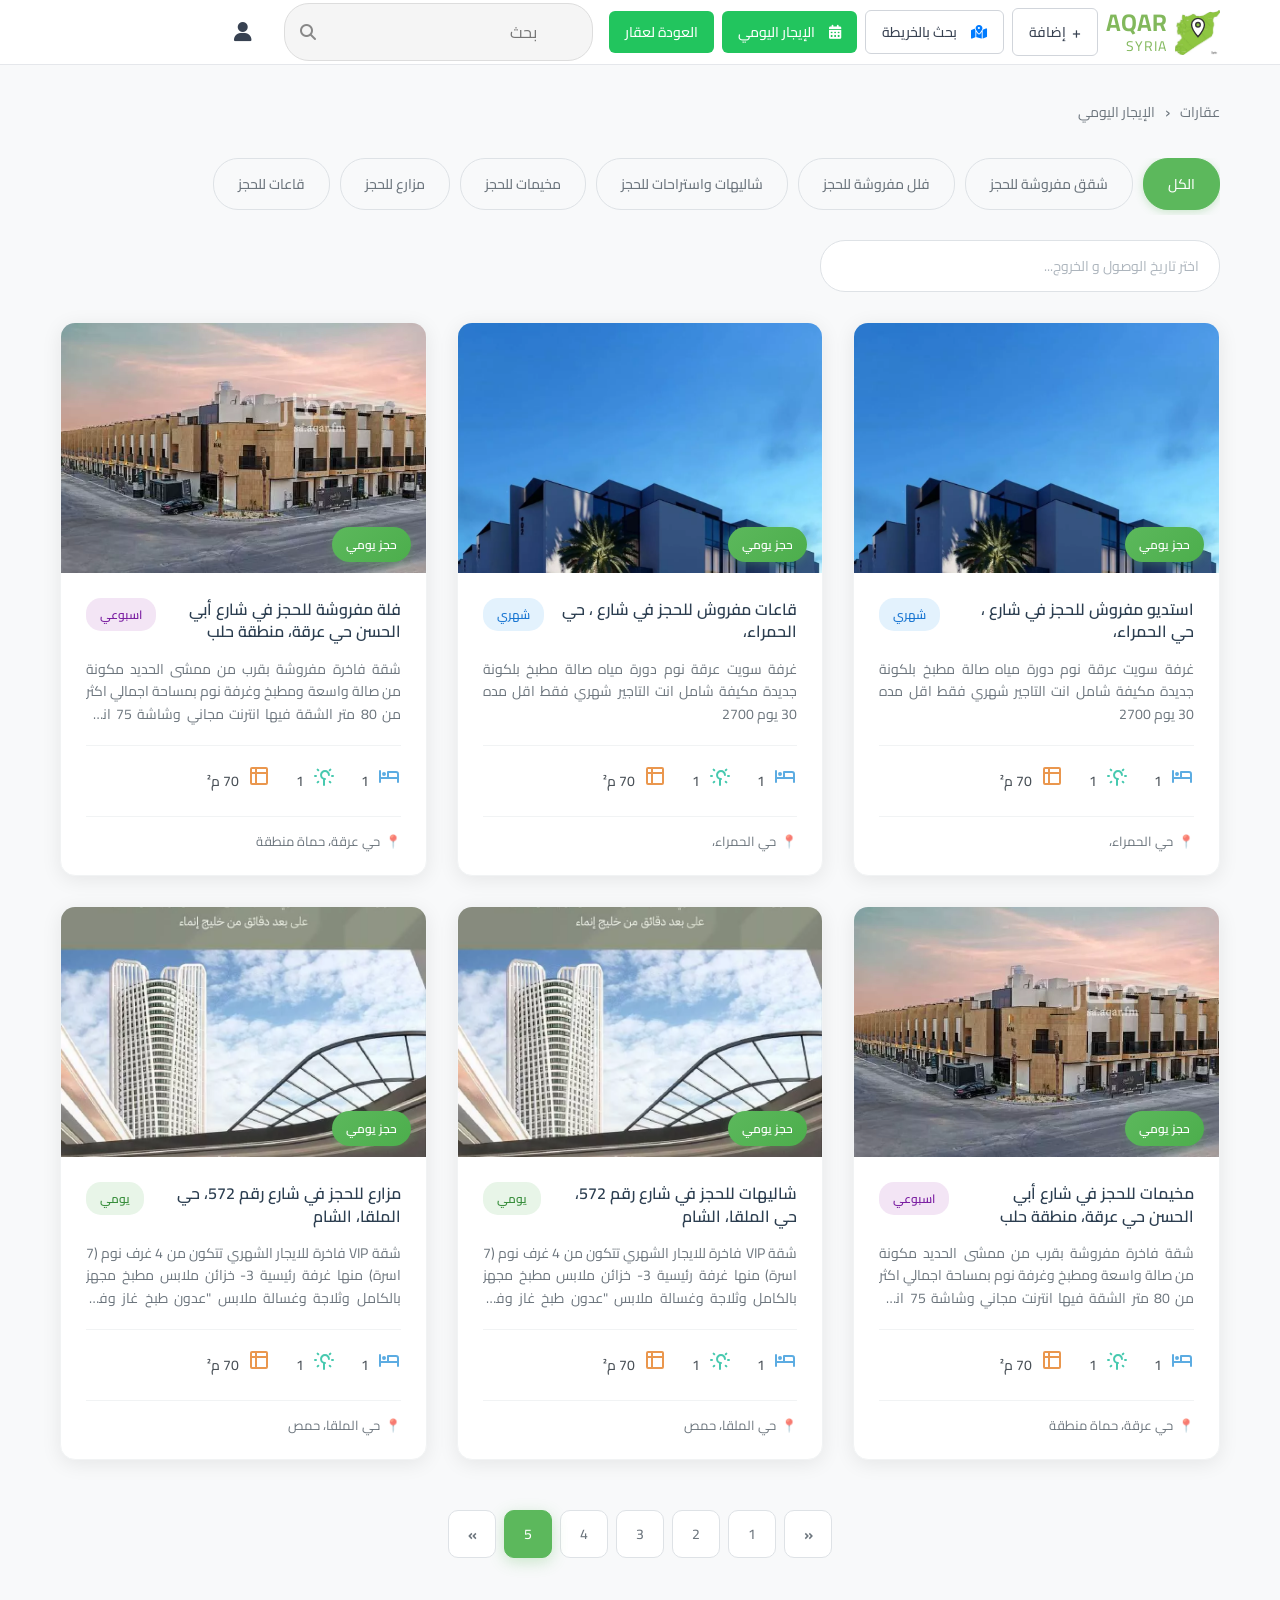
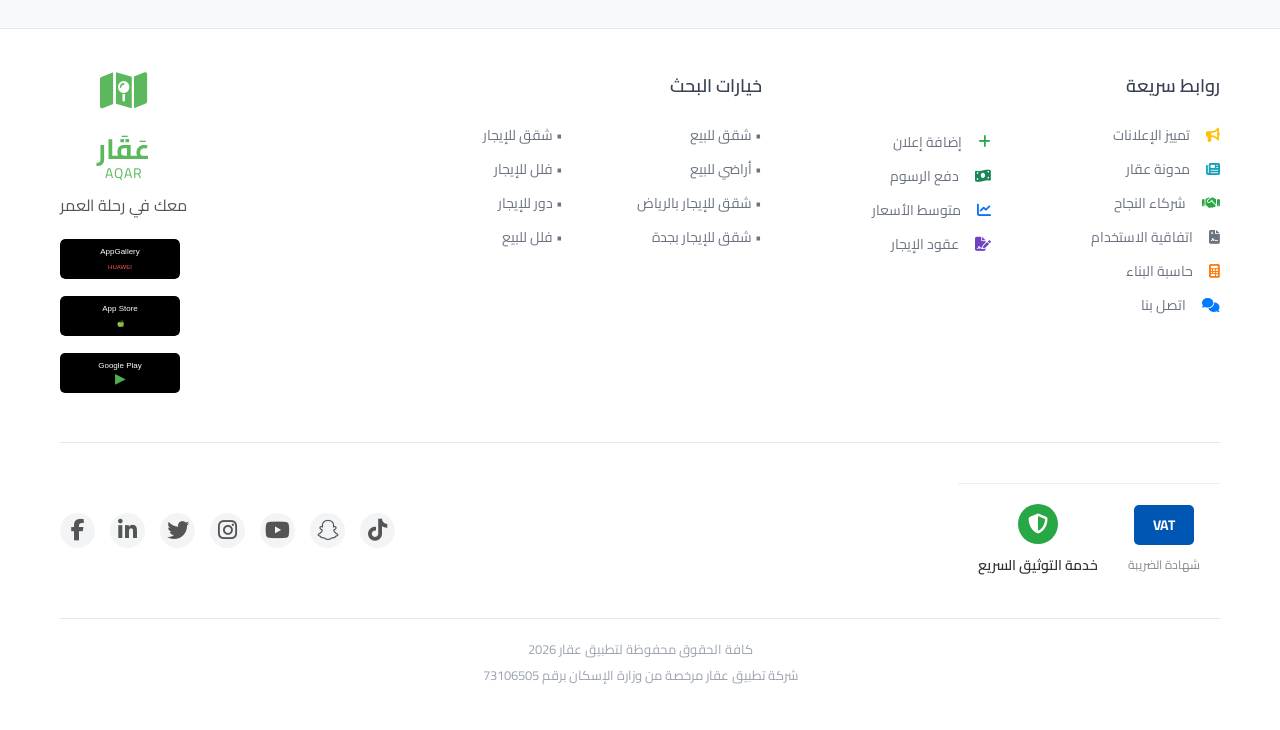
<file: dailyrent.html>
<!DOCTYPE html>
<html lang="ar" dir="rtl">
<head>
    <meta charset="UTF-8">
    <meta name="viewport" content="width=device-width, initial-scale=1.0">
    <title>الإيجار اليومي - شقق مفروشة للإيجار</title>
    <link rel="preconnect" href="https://fonts.googleapis.com">
    <link rel="preconnect" href="https://fonts.gstatic.com" crossorigin>
    <link href="https://fonts.googleapis.com/css2?family=Cairo:wght@300;400;500;600;700&display=swap" rel="stylesheet">
    <link rel="stylesheet" href="https://cdnjs.cloudflare.com/ajax/libs/font-awesome/6.5.2/css/all.min.css" integrity="sha512-SnH5WK+bZxgPHs44uWIX+LLJAJ9/2PkPKZ5QiAj6Ta86w+fsb2TkcmfRyVX3pBnMFcV7oQPJkl9QevSCWr3W6A==" crossorigin="anonymous" referrerpolicy="no-referrer" />
    <link rel="stylesheet" href="styles.css">
    <link rel="stylesheet" href="footer-styles.css">
    <link rel="stylesheet" href="dailyrent.css">
    <style>
        .property-card-link {
    text-decoration: none; /* لإزالة الخط تحت الرابط */
    color: inherit;       /* لجعل النص يرث لونه الأصلي */
    display: block;       /* لجعل الرابط يحتل كامل عرض الحاوية */
}

/* (اختياري) إضافة تأثير بسيط عند مرور الماوس فوق البطاقة */
.property-card-link:hover .property-card {
    transform: translateY(-5px);
    box-shadow: 0 8px 20px rgba(0, 0, 0, 0.12);
    transition: all 0.3s ease;
}
    </style>
</head>
<body>
    <!-- Header -->
    <header class="header">
        <div class="container">
            <div class="header-content">
                <!-- Right side - Logo and main actions -->
                <div class="header-right">
                   <div class="logo" style="display: flex; align-items: center;">

     <!-- الجزء الخاص بالأيقونات (الخريطة والدبوس) -->
   <!-- حاوية الشعار الرئيسية -->
<div style="display: flex; align-items: center; gap: 8px;">

    <!-- 1. حاوية أيقونة الخريطة (لوضع الأيقونة فوقها) -->
    <div style="position: relative; width: 45px; height: 45px;">
        
        <!-- صورة الخريطة التي أضفتها -->
        <img src="images/logo.webp" alt="خريطة سوريا" style="width: 100%; height: 100%;">

        <!-- أيقونة الموقع (SVG) باللون الأبيض في المنتصف -->
        <div style="position: absolute; top: 50%; left: 50%; transform: translate(-50%, -50%);">
            <svg xmlns="http://www.w3.org/2000/svg" width="22" height="22" viewBox="0 0 24 24" fill="white" stroke="#333" stroke-width="1.5">
                <path d="M12 2C8.13 2 5 5.13 5 9c0 5.25 7 13 7 13s7-7.75 7-13c0-3.87-3.13-7-7-7zm0 9.5c-1.38 0-2.5-1.12-2.5-2.5s1.12-2.5 2.5-2.5 2.5 1.12 2.5 2.5-1.12 2.5-2.5 2.5z"/>
            </svg>
        </div>

    </div>
    <!-- الجزء الخاص بالنصوص (عقار و AQAR) -->
    <div class="logo-text-group" style="display: flex; flex-direction: column; line-height: 1.2;">
        <span class="logo-main-text" style="font-family: 'Cairo', sans-serif; font-size: 24px; font-weight: 700; color: #82b85c;">AQAR</span>
        <span class="logo-sub-text" style="font-family: 'Cairo', sans-serif; font-size: 14px; color: #82b85c; letter-spacing: 1px;">SYRIA</span>
    </div>

</div>
                    
                    <div class="header-buttons">
                        <button class="btn btn-outline">
                            <span class="icon">+</span>
                            إضافة
                        </button>
                        
                 <button class="btn btn-outline">
          <i class="fa-solid fa-map-location-dot" style="margin-left: 8px; color: #007bff;"></i>بحث بالخريطة
                </button>
                        
                       <button class="btn btn-primary">
    <i class="fa-solid fa-calendar-days" style="margin-left: 8px;"></i>الإيجار اليومي
</button>
                        
                        <button class="btn btn-primary">
                            العودة لعقار
                        </button>
                    </div>
                </div>

                <!-- Left side - User and search -->
                <div class="header-left">
                   <div class="search-box" style="display: flex; align-items: center; border: 1px solid #ddd; border-radius: 25px; padding: 5px 15px; background-color: #f5f5f5;">
    <input type="search" placeholder="بحث" class="search-input" style="border: none; outline: none; flex-grow: 1; background: transparent; font-family: 'Cairo', sans-serif; font-size: 16px;">
    <button class="search-button" style="border: none; background: transparent; cursor: pointer; padding: 0; margin-right: 5px;">
        <i class="fa-solid fa-magnifying-glass" style="color: #888; font-size: 16px;"></i>
    </button>
</div>
                    
         <a href="person1.html" class="btn btn-ghost">
    <i class="fa-solid fa-user" style="font-size: 20px;"></i>
</a>
                </div>
            </div>
        </div>
    </header>

    <!-- المحتوى الرئيسي - يبدأ من تحت الهيدر مباشرة -->
    <main class="main-content">
        <div class="container">
            <!-- Breadcrumb Navigation -->
            <div class="breadcrumb">
                <span>عقارات</span>
                <span class="separator">‹</span>
                <span>الإيجار اليومي</span>
            </div>

            <!-- Filter Tabs -->
            <div class="filter-tabs">
                <button class="filter-tab active" data-category="all">الكل</button>
                <button class="filter-tab" data-category="apartments">شقق مفروشة للحجز</button>
                <button class="filter-tab" data-category="villas">فلل مفروشة للحجز</button>
                <button class="filter-tab" data-category="chalets">شاليهات واستراحات للحجز</button>
                <button class="filter-tab" data-category="camps">مخيمات للحجز</button>
                <button class="filter-tab" data-category="farms">مزارع للحجز</button>
                <button class="filter-tab" data-category="halls">قاعات للحجز</button>
            </div>

            <!-- Date and Location Filter -->
            <div class="date-location-filter">
                <input type="text" placeholder="اختر تاريخ الوصول و الخروج..." class="date-input">
            </div>

            <!-- Property Listings Grid -->
            <div class="property-grid" id="propertyGrid">
           <!-- بداية الرابط الذي يغلف البطاقة بالكامل -->
    <a href="dailyrent111111.html" class="property-card-link">

    <!-- Property Card 1 (الكود الأصلي الخاص بك بدون تغيير) -->
    <div class="property-card" data-category="apartments">
        <div class="property-image">
            <img src="images/101.webp" alt="استديو مفروش">
            <div class="image-overlay">
                <span class="property-type">حجز يومي</span>
            </div>
        </div>
        <div class="property-content">
            <div class="property-header">
                <h3 class="property-title">استديو مفروش للحجز في شارع ، حي الحمراء، </h3>
                <span class="period-badge monthly">شهري</span>
            </div>
            <p class="property-description">
                غرفة سويت عرقة نوم دورة مياه صالة مطبخ بلكونة جديدة مكيفة شامل انت التاجير شهري فقط اقل مده 30 يوم 2700
            </p>
            <div class="property-amenities">
                <!-- أيقونة السرير (غرف النوم) -->
                <div class="amenity">
                    <span class="amenity-icon" style="color: #3498db;">
                        <svg xmlns="http://www.w3.org/2000/svg" width="24" height="24" viewBox="0 0 24 24" fill="none" stroke="currentColor" stroke-width="2" stroke-linecap="round" stroke-linejoin="round">
                            <path stroke="none" d="M0 0h24v24H0z" fill="none"/>
                            <path d="M3 7v11m0 -4h18m0 4v-8a2 2 0 0 0 -2 -2h-8v6" />
                            <path d="M7 10m-1 0a1 1 0 1 0 2 0a1 1 0 1 0 -2 0" />
                        </svg>
                    </span>
                    <span>1</span>
                </div>
                <!-- أيقونة الدش (دورات المياه ) -->
                <div class="amenity">
                    <span class="amenity-icon" style="color: #1abc9c;">
                        <svg xmlns="http://www.w3.org/2000/svg" width="24" height="24" viewBox="0 0 24 24" fill="none" stroke="currentColor" stroke-width="2" stroke-linecap="round" stroke-linejoin="round">
                            <path stroke="none" d="M0 0h24v24H0z" fill="none"/>
                            <path d="M3 12h1m16 0h1m-15.4 -6.4l.7 .7m12.1 -.7l-.7 .7m-12.1 12.1l.7 -.7m12.1 .7l-.7 -.7" />
                            <path d="M16.95 11a3.95 3.95 0 0 0 -3.95 -3.95a3.95 3.95 0 0 0 -3.95 3.95c0 2.18 1.77 3.95 3.95 3.95" />
                            <path d="M12 15v6" />
                        </svg>
                    </span>
                    <span>1</span>
                </div>
                <!-- أيقونة المساحة -->
                <div class="amenity">
                    <span class="amenity-icon" style="color: #e67e22;">
                        <svg xmlns="http://www.w3.org/2000/svg" width="24" height="24" viewBox="0 0 24 24" fill="none" stroke="currentColor" stroke-width="2" stroke-linecap="round" stroke-linejoin="round">
                            <path stroke="none" d="M0 0h24v24H0z" fill="none"/>
                            <path d="M4 4m0 1a1 1 0 0 1 1 -1h14a1 1 0 0 1 1 1v14a1 1 0 0 1 -1 1h-14a1 1 0 0 1 -1 -1z" />
                            <path d="M4 9l16 0" />
                            <path d="M9 4l0 16" />
                        </svg>
                    </span>
                    <span>70 م²</span>
                </div>
            </div>
            <div class="property-location">
                <span class="location-text">حي الحمراء، </span>
            </div>
        </div>
    </div>

</a> <!-- نهاية الرابط الذي يغلف البطاقة -->
                <a href="dailyrent111111.html" class="property-card-link">
    <!-- Property Card 1 -->
                <div class="property-card" data-category="hall">
                    <div class="property-image">
                        <img src="images/101.webp" alt="قاعات ">
                        <div class="image-overlay">
                            <span class="property-type">حجز يومي</span>
                        </div>
                    </div>
                    <div class="property-content">
                        <div class="property-header">
                            <h3 class="property-title">قاعات مفروش للحجز في شارع ، حي الحمراء،  </h3>
                            <span class="period-badge monthly">شهري</span>
                        </div>
                        <p class="property-description">
                            غرفة سويت عرقة نوم دورة مياه صالة مطبخ بلكونة جديدة مكيفة شامل انت التاجير شهري فقط اقل مده 30 يوم 2700
                        </p>
                       <div class="property-amenities">
    <!-- أيقونة السرير (غرف النوم) - باللون الأزرق الهادئ -->
    <div class="amenity">
        <span class="amenity-icon" style="color: #3498db;">
            <svg xmlns="http://www.w3.org/2000/svg" width="24" height="24" viewBox="0 0 24 24" fill="none" stroke="currentColor" stroke-width="2" stroke-linecap="round" stroke-linejoin="round">
                <path stroke="none" d="M0 0h24v24H0z" fill="none"/>
                <path d="M3 7v11m0 -4h18m0 4v-8a2 2 0 0 0 -2 -2h-8v6" />
                <path d="M7 10m-1 0a1 1 0 1 0 2 0a1 1 0 1 0 -2 0" />
            </svg>
        </span>
        <span>1</span>
    </div>
    
    <!-- أيقونة الدش (دورات المياه ) - باللون الفيروزي -->
    <div class="amenity">
        <span class="amenity-icon" style="color: #1abc9c;">
            <svg xmlns="http://www.w3.org/2000/svg" width="24" height="24" viewBox="0 0 24 24" fill="none" stroke="currentColor" stroke-width="2" stroke-linecap="round" stroke-linejoin="round">
                <path stroke="none" d="M0 0h24v24H0z" fill="none"/>
                <path d="M3 12h1m16 0h1m-15.4 -6.4l.7 .7m12.1 -.7l-.7 .7m-12.1 12.1l.7 -.7m12.1 .7l-.7 -.7" />
                <path d="M16.95 11a3.95 3.95 0 0 0 -3.95 -3.95a3.95 3.95 0 0 0 -3.95 3.95c0 2.18 1.77 3.95 3.95 3.95" />
                <path d="M12 15v6" />
            </svg>
        </span>
        <span>1</span>
    </div>
    
    <!-- أيقونة المساحة - باللون البرتقالي الدافئ -->
    <div class="amenity">
        <span class="amenity-icon" style="color: #e67e22;">
            <svg xmlns="http://www.w3.org/2000/svg" width="24" height="24" viewBox="0 0 24 24" fill="none" stroke="currentColor" stroke-width="2" stroke-linecap="round" stroke-linejoin="round">
                <path stroke="none" d="M0 0h24v24H0z" fill="none"/>
                <path d="M4 4m0 1a1 1 0 0 1 1 -1h14a1 1 0 0 1 1 1v14a1 1 0 0 1 -1 1h-14a1 1 0 0 1 -1 -1z" />
                <path d="M4 9l16 0" />
                <path d="M9 4l0 16" />
            </svg>
        </span>
        <span>70 م²</span>
    </div>
</div>
                        <div class="property-location">
                            <span class="location-text">حي الحمراء،  </span>
                        </div>
                    </div>
                </div>
                </a>
                <a href="dailyrent111111.html" class="property-card-link">
                <!-- Property Card 2 -->
                <div class="property-card" data-category="villa">
                    <div class="property-image">
                        <img src="images/108.webp" alt="فلة ">
                        <div class="image-overlay">
                            <span class="property-type">حجز يومي</span>
                        </div>
                    </div>
                    <div class="property-content">
                        <div class="property-header">
                            <h3 class="property-title">فلة مفروشة للحجز في شارع أبي الحسن  حي عرقة،  منطقة حلب</h3>
                            <span class="period-badge weekly">اسبوعي</span>
                        </div>
                        <p class="property-description">
                            شقة فاخرة مفروشة بقرب من ممشى الحديد مكونة من صالة واسعة ومطبخ وغرفة نوم بمساحة اجمالي اكثر من 80 متر الشقة فيها انترنت مجاني وشاشة 75 انش ودخول ذاتي يحي عرقة الذي يعتبر حي من أحياء المركزية بحلب...
                        </p>
                        <div class="property-amenities">
    <!-- أيقونة السرير (غرف النوم) - باللون الأزرق الهادئ -->
    <div class="amenity">
        <span class="amenity-icon" style="color: #3498db;">
            <svg xmlns="http://www.w3.org/2000/svg" width="24" height="24" viewBox="0 0 24 24" fill="none" stroke="currentColor" stroke-width="2" stroke-linecap="round" stroke-linejoin="round">
                <path stroke="none" d="M0 0h24v24H0z" fill="none"/>
                <path d="M3 7v11m0 -4h18m0 4v-8a2 2 0 0 0 -2 -2h-8v6" />
                <path d="M7 10m-1 0a1 1 0 1 0 2 0a1 1 0 1 0 -2 0" />
            </svg>
        </span>
        <span>1</span>
    </div>
    
    <!-- أيقونة الدش (دورات المياه ) - باللون الفيروزي -->
    <div class="amenity">
        <span class="amenity-icon" style="color: #1abc9c;">
            <svg xmlns="http://www.w3.org/2000/svg" width="24" height="24" viewBox="0 0 24 24" fill="none" stroke="currentColor" stroke-width="2" stroke-linecap="round" stroke-linejoin="round">
                <path stroke="none" d="M0 0h24v24H0z" fill="none"/>
                <path d="M3 12h1m16 0h1m-15.4 -6.4l.7 .7m12.1 -.7l-.7 .7m-12.1 12.1l.7 -.7m12.1 .7l-.7 -.7" />
                <path d="M16.95 11a3.95 3.95 0 0 0 -3.95 -3.95a3.95 3.95 0 0 0 -3.95 3.95c0 2.18 1.77 3.95 3.95 3.95" />
                <path d="M12 15v6" />
            </svg>
        </span>
        <span>1</span>
    </div>
    
    <!-- أيقونة المساحة - باللون البرتقالي الدافئ -->
    <div class="amenity">
        <span class="amenity-icon" style="color: #e67e22;">
            <svg xmlns="http://www.w3.org/2000/svg" width="24" height="24" viewBox="0 0 24 24" fill="none" stroke="currentColor" stroke-width="2" stroke-linecap="round" stroke-linejoin="round">
                <path stroke="none" d="M0 0h24v24H0z" fill="none"/>
                <path d="M4 4m0 1a1 1 0 0 1 1 -1h14a1 1 0 0 1 1 1v14a1 1 0 0 1 -1 1h-14a1 1 0 0 1 -1 -1z" />
                <path d="M4 9l16 0" />
                <path d="M9 4l0 16" />
            </svg>
        </span>
        <span>70 م²</span>
    </div>
</div>
                        <div class="property-location">
                            <span class="location-text">حي عرقة، حماة منطقة </span>
                        </div>
                    </div>
                </div>
               </a>
               <a href="dailyrent111111.html" class="property-card-link">
                <div class="property-card" data-category="camp">
                    <div class="property-image">
                        <img src="images/108.webp" alt="مخيمات ">
                        <div class="image-overlay">
                            <span class="property-type">حجز يومي</span>
                        </div>
                    </div>
                    <div class="property-content">
                        <div class="property-header">
                            <h3 class="property-title">مخيمات  للحجز في شارع أبي الحسن  حي عرقة،  منطقة حلب</h3>
                            <span class="period-badge weekly">اسبوعي</span>
                        </div>
                        <p class="property-description">
                            شقة فاخرة مفروشة بقرب من ممشى الحديد مكونة من صالة واسعة ومطبخ وغرفة نوم بمساحة اجمالي اكثر من 80 متر الشقة فيها انترنت مجاني وشاشة 75 انش ودخول ذاتي يحي عرقة الذي يعتبر حي من أحياء المركزية بحلب...
                        </p>
                       <div class="property-amenities">
    <!-- أيقونة السرير (غرف النوم) - باللون الأزرق الهادئ -->
    <div class="amenity">
        <span class="amenity-icon" style="color: #3498db;">
            <svg xmlns="http://www.w3.org/2000/svg" width="24" height="24" viewBox="0 0 24 24" fill="none" stroke="currentColor" stroke-width="2" stroke-linecap="round" stroke-linejoin="round">
                <path stroke="none" d="M0 0h24v24H0z" fill="none"/>
                <path d="M3 7v11m0 -4h18m0 4v-8a2 2 0 0 0 -2 -2h-8v6" />
                <path d="M7 10m-1 0a1 1 0 1 0 2 0a1 1 0 1 0 -2 0" />
            </svg>
        </span>
        <span>1</span>
    </div>
    
    <!-- أيقونة الدش (دورات المياه ) - باللون الفيروزي -->
    <div class="amenity">
        <span class="amenity-icon" style="color: #1abc9c;">
            <svg xmlns="http://www.w3.org/2000/svg" width="24" height="24" viewBox="0 0 24 24" fill="none" stroke="currentColor" stroke-width="2" stroke-linecap="round" stroke-linejoin="round">
                <path stroke="none" d="M0 0h24v24H0z" fill="none"/>
                <path d="M3 12h1m16 0h1m-15.4 -6.4l.7 .7m12.1 -.7l-.7 .7m-12.1 12.1l.7 -.7m12.1 .7l-.7 -.7" />
                <path d="M16.95 11a3.95 3.95 0 0 0 -3.95 -3.95a3.95 3.95 0 0 0 -3.95 3.95c0 2.18 1.77 3.95 3.95 3.95" />
                <path d="M12 15v6" />
            </svg>
        </span>
        <span>1</span>
    </div>
    
    <!-- أيقونة المساحة - باللون البرتقالي الدافئ -->
    <div class="amenity">
        <span class="amenity-icon" style="color: #e67e22;">
            <svg xmlns="http://www.w3.org/2000/svg" width="24" height="24" viewBox="0 0 24 24" fill="none" stroke="currentColor" stroke-width="2" stroke-linecap="round" stroke-linejoin="round">
                <path stroke="none" d="M0 0h24v24H0z" fill="none"/>
                <path d="M4 4m0 1a1 1 0 0 1 1 -1h14a1 1 0 0 1 1 1v14a1 1 0 0 1 -1 1h-14a1 1 0 0 1 -1 -1z" />
                <path d="M4 9l16 0" />
                <path d="M9 4l0 16" />
            </svg>
        </span>
        <span>70 م²</span>
    </div>
</div>
                        <div class="property-location">
                            <span class="location-text">حي عرقة، حماة منطقة </span>
                        </div>
                    </div>
                </div>
               </a>
               <a href="dailyrent111111.html" class="property-card-link">
                <!-- Property Card 3 -->
                <div class="property-card" data-category="chalets">
                    <div class="property-image">
                        <img src="images/106.webp" alt="شاليهات ">
                        <div class="image-overlay">
                            <span class="property-type">حجز يومي</span>
                        </div>
                    </div>
                    <div class="property-content">
                        <div class="property-header">
                            <h3 class="property-title">شاليهات  للحجز في شارع رقم 572، حي الملقا، الشام </h3>
                            <span class="period-badge daily">يومي</span>
                        </div>
                        <p class="property-description">
                            شقة VIP فاخرة للايجار الشهري تتكون من 4 غرف نوم (7 اسرة) منها غرفة رئيسية 3- خزائن ملابس مطبخ مجهز بالكامل وثلاجة وغسالة ملابس "عدون طبخ غاز وفرن كهربائي - شاشة 65 وصة تيوي - سطح صغير - صالة واسعة -طاولة طعام ...
                        </p>
                        <div class="property-amenities">
    <!-- أيقونة السرير (غرف النوم) - باللون الأزرق الهادئ -->
    <div class="amenity">
        <span class="amenity-icon" style="color: #3498db;">
            <svg xmlns="http://www.w3.org/2000/svg" width="24" height="24" viewBox="0 0 24 24" fill="none" stroke="currentColor" stroke-width="2" stroke-linecap="round" stroke-linejoin="round">
                <path stroke="none" d="M0 0h24v24H0z" fill="none"/>
                <path d="M3 7v11m0 -4h18m0 4v-8a2 2 0 0 0 -2 -2h-8v6" />
                <path d="M7 10m-1 0a1 1 0 1 0 2 0a1 1 0 1 0 -2 0" />
            </svg>
        </span>
        <span>1</span>
    </div>
    
    <!-- أيقونة الدش (دورات المياه ) - باللون الفيروزي -->
    <div class="amenity">
        <span class="amenity-icon" style="color: #1abc9c;">
            <svg xmlns="http://www.w3.org/2000/svg" width="24" height="24" viewBox="0 0 24 24" fill="none" stroke="currentColor" stroke-width="2" stroke-linecap="round" stroke-linejoin="round">
                <path stroke="none" d="M0 0h24v24H0z" fill="none"/>
                <path d="M3 12h1m16 0h1m-15.4 -6.4l.7 .7m12.1 -.7l-.7 .7m-12.1 12.1l.7 -.7m12.1 .7l-.7 -.7" />
                <path d="M16.95 11a3.95 3.95 0 0 0 -3.95 -3.95a3.95 3.95 0 0 0 -3.95 3.95c0 2.18 1.77 3.95 3.95 3.95" />
                <path d="M12 15v6" />
            </svg>
        </span>
        <span>1</span>
    </div>
    
    <!-- أيقونة المساحة - باللون البرتقالي الدافئ -->
    <div class="amenity">
        <span class="amenity-icon" style="color: #e67e22;">
            <svg xmlns="http://www.w3.org/2000/svg" width="24" height="24" viewBox="0 0 24 24" fill="none" stroke="currentColor" stroke-width="2" stroke-linecap="round" stroke-linejoin="round">
                <path stroke="none" d="M0 0h24v24H0z" fill="none"/>
                <path d="M4 4m0 1a1 1 0 0 1 1 -1h14a1 1 0 0 1 1 1v14a1 1 0 0 1 -1 1h-14a1 1 0 0 1 -1 -1z" />
                <path d="M4 9l16 0" />
                <path d="M9 4l0 16" />
            </svg>
        </span>
        <span>70 م²</span>
    </div>
</div>
                        <div class="property-location">
                            <span class="location-text">حي الملقا، حمص </span>
                        </div>
                    </div>
                </div>
                </a>
                <a href="dailyrent111111.html" class="property-card-link">
                <!-- Property Card 3 -->
                <div class="property-card" data-category="farm">
                    <div class="property-image">
                        <img src="images/106.webp" alt="مزارع ">
                        <div class="image-overlay">
                            <span class="property-type">حجز يومي</span>
                        </div>
                    </div>
                    <div class="property-content">
                        <div class="property-header">
                            <h3 class="property-title">مزارع  للحجز في شارع رقم 572، حي الملقا، الشام </h3>
                            <span class="period-badge daily">يومي</span>
                        </div>
                        <p class="property-description">
                            شقة VIP فاخرة للايجار الشهري تتكون من 4 غرف نوم (7 اسرة) منها غرفة رئيسية 3- خزائن ملابس مطبخ مجهز بالكامل وثلاجة وغسالة ملابس "عدون طبخ غاز وفرن كهربائي - شاشة 65 وصة تيوي - سطح صغير - صالة واسعة -طاولة طعام ...
                        </p>
                       <div class="property-amenities">
    <!-- أيقونة السرير (غرف النوم) - باللون الأزرق الهادئ -->
    <div class="amenity">
        <span class="amenity-icon" style="color: #3498db;">
            <svg xmlns="http://www.w3.org/2000/svg" width="24" height="24" viewBox="0 0 24 24" fill="none" stroke="currentColor" stroke-width="2" stroke-linecap="round" stroke-linejoin="round">
                <path stroke="none" d="M0 0h24v24H0z" fill="none"/>
                <path d="M3 7v11m0 -4h18m0 4v-8a2 2 0 0 0 -2 -2h-8v6" />
                <path d="M7 10m-1 0a1 1 0 1 0 2 0a1 1 0 1 0 -2 0" />
            </svg>
        </span>
        <span>1</span>
    </div>
    
    <!-- أيقونة الدش (دورات المياه ) - باللون الفيروزي -->
    <div class="amenity">
        <span class="amenity-icon" style="color: #1abc9c;">
            <svg xmlns="http://www.w3.org/2000/svg" width="24" height="24" viewBox="0 0 24 24" fill="none" stroke="currentColor" stroke-width="2" stroke-linecap="round" stroke-linejoin="round">
                <path stroke="none" d="M0 0h24v24H0z" fill="none"/>
                <path d="M3 12h1m16 0h1m-15.4 -6.4l.7 .7m12.1 -.7l-.7 .7m-12.1 12.1l.7 -.7m12.1 .7l-.7 -.7" />
                <path d="M16.95 11a3.95 3.95 0 0 0 -3.95 -3.95a3.95 3.95 0 0 0 -3.95 3.95c0 2.18 1.77 3.95 3.95 3.95" />
                <path d="M12 15v6" />
            </svg>
        </span>
        <span>1</span>
    </div>
    
    <!-- أيقونة المساحة - باللون البرتقالي الدافئ -->
    <div class="amenity">
        <span class="amenity-icon" style="color: #e67e22;">
            <svg xmlns="http://www.w3.org/2000/svg" width="24" height="24" viewBox="0 0 24 24" fill="none" stroke="currentColor" stroke-width="2" stroke-linecap="round" stroke-linejoin="round">
                <path stroke="none" d="M0 0h24v24H0z" fill="none"/>
                <path d="M4 4m0 1a1 1 0 0 1 1 -1h14a1 1 0 0 1 1 1v14a1 1 0 0 1 -1 1h-14a1 1 0 0 1 -1 -1z" />
                <path d="M4 9l16 0" />
                <path d="M9 4l0 16" />
            </svg>
        </span>
        <span>70 م²</span>
    </div>
</div>
                        <div class="property-location">
                            <span class="location-text">حي الملقا، حمص </span>
                        </div>
                    </div>
                 
                </div>
             </a>
            
            </div>

            <!-- Pagination -->
            <div class="pagination">
                <button class="pagination-btn prev" id="prevBtn">«</button>
                <button class="pagination-btn" data-page="1">1</button>
                <button class="pagination-btn" data-page="2">2</button>
                <button class="pagination-btn" data-page="3">3</button>
                <button class="pagination-btn" data-page="4">4</button>
                <button class="pagination-btn active" data-page="5">5</button>
                <button class="pagination-btn next" id="nextBtn">»</button>
            </div>
        </div>
    </main>

    
     <footer class="footer">
        <div class="container">
            <!-- Main Footer Content -->
            <div class="footer-content">
                <!-- Quick Links Section -->
                <div class="footer-section">
                    <h3 class="section-title">روابط سريعة</h3>
                     <div class="search-columns">
                        <div class="search-column">
    <ul class="footer-links">
    <li><a href="#" class="footer-link"><i class="fa-solid fa-bullhorn" style="margin-left: 8px; color: #ffc107;"></i>تمييز الإعلانات</a></li>
    <li><a href="#" class="footer-link"><i class="fa-solid fa-newspaper" style="margin-left: 8px; color: #17a2b8;"></i>مدونة عقار</a></li>
    <li><a href="#" class="footer-link"><i class="fa-solid fa-handshake" style="margin-left: 8px; color: #28a745;"></i>شركاء النجاح</a></li>
    <li><a href="#" class="footer-link"><i class="fa-solid fa-file-contract" style="margin-left: 8px; color: #6c757d;"></i>اتفاقية الاستخدام</a></li>
    <li><a href="#" class="footer-link"><i class="fa-solid fa-calculator" style="margin-left: 8px; color: #fd7e14;"></i>حاسبة البناء</a></li>
    <li><a href="#" class="footer-link"><i class="fa-solid fa-comments" style="margin-left: 8px; color: #007bff;"></i>اتصل بنا</a></li>
</ul>
                    </div>
                    </div>

                </div>

                <!-- Additional Links Section -->
                <div class="footer-section">
                    <div class="additional-links">
                        <div class="search-columns">
                        <div class="search-column">
                       <div>
                        <br>
                        <br> <ul class="footer-links">
    <li><a href="#" class="footer-link"><i class="fa-solid fa-plus" style="margin-left: 8px; color: #28a745;"></i>إضافة إعلان</a></li>
    <li><a href="#" class="footer-link"><i class="fa-solid fa-money-bill-wave" style="margin-left: 8px; color: #198754;"></i>دفع الرسوم</a></li>
    <li><a href="#" class="footer-link"><i class="fa-solid fa-chart-line" style="margin-left: 8px; color: #0d6efd;"></i>متوسط الأسعار</a></li>
    <li><a href="#" class="footer-link"><i class="fa-solid fa-file-signature" style="margin-left: 8px; color: #6f42c1;"></i>عقود الإيجار</a></li>
</ul>
                        </div>
                    </div>
                    </div>
                    </div>
                </div>

                <!-- Search Options Section -->
                <div class="footer-section">
                    <h3 class="section-title">خيارات البحث</h3>
                    <div class="search-columns">
                        <div class="search-column">
                            <ul class="footer-links">
                                <li><a href="#" class="footer-link">• شقق للبيع</a></li>
                                <li><a href="#" class="footer-link">• أراضي للبيع</a></li>
                                <li><a href="#" class="footer-link">• شقق للإيجار بالرياض</a></li>
                                <li><a href="#" class="footer-link">• شقق للإيجار بجدة</a></li>
                            </ul>
                        </div>
                        <div class="search-column">
                            <ul class="footer-links">
                                <li><a href="#" class="footer-link">• شقق للإيجار</a></li>
                                <li><a href="#" class="footer-link">• فلل للإيجار</a></li>
                                <li><a href="#" class="footer-link">• دور للإيجار</a></li>
                                <li><a href="#" class="footer-link">• فلل للبيع</a></li>
                            </ul>
                        </div>
                    </div>
                </div>

                <!-- Logo and Apps Section -->
                <div class="footer-section logo-section">
                 
                  <div class="footer-logo-container" style="display: flex; flex-direction: column; align-items: center; text-align: center;">

    <!-- الجزء الخاص بالأيقونات (الخريطة والدبوس) -->
    <div class="logo-icon-group" style="position: relative; margin-bottom: 15px;">
        <!-- أيقونة الخريطة كخلفية -->
        <i class="fa-solid fa-map" style="font-size: 42px; color: #5cb85c;"></i>
        <!-- أيقونة دبوس الموقع فوق الخريطة -->
        <i class="fa-solid fa-map-pin" style="font-size: 20px; color: white; position: absolute; top: 50%; left: 50%; transform: translate(-50%, -50%);"></i>
    </div>

    <!-- الجزء الخاص بالنصوص (عقار, AQAR, والشعار) -->
    <div class="logo-text-group" style="display: flex; flex-direction: column; align-items: center; line-height: 1.4;">
        <span class="logo-main-text" style="font-family: 'Cairo', sans-serif; font-size: 28px; font-weight: 700; color: #5cb85c;">عَقَار</span>
        <span class="logo-sub-text" style="font-family: 'Cairo', sans-serif; font-size: 14px; color: #5cb85c; letter-spacing: 1px; margin-top: -5px;">AQAR</span>
        <p class="logo-description" style="font-family: 'Cairo', sans-serif; font-size: 16px; color: #565555; margin-top: 10px;">معك في رحلة العمر</p><br>
    </div>

</div>
                     
                   
                    
                    <div class="app-downloads">
                        <a href="#" class="app-link">
                            <img src="[data-uri]" alt="AppGallery">
                        </a>
                        <a href="#" class="app-link">
                            <img src="[data-uri]" alt="App Store">
                        </a>
                       <a href="#" class="app-link">
    <svg width="120" height="40" viewBox="0 0 120 40" fill="none" xmlns="http://www.w3.org/2000/svg">
        <rect width="120" height="40" rx="5" fill="#000"/>
        <text x="60" y="15" font-family="Arial" font-size="8" fill="white" text-anchor="middle">Google Play</text>
        <text x="60" y="30" font-family="Arial" font-size="14" fill="#4CAF50" text-anchor="middle">▶</text>
    </svg>
</a>
                    </div>
                </div>
            </div>

            <!-- Bottom Section -->
            <div class="footer-bottom">
               <div class="certifications" style="display: flex; align-items: center; justify-content: center; gap: 30px; margin-top: 20px; padding: 20px; border-top: 1px solid #eee;">

    <!-- شهادة VAT المحدثة -->
    <div class="vat-cert" style="display: flex; flex-direction: column; align-items: center; gap: 8px;">
        <div class="vat-icon" style="width: 60px; height: 40px; background-color: #0056b3; color: white; display: flex; justify-content: center; align-items: center; border-radius: 5px; font-family: 'Cairo', sans-serif; font-weight: bold; font-size: 14px;">
            VAT
        </div>
        <span style="font-size: 12px; color: #888;">شهادة الضريبة</span>
    </div>

    <!-- خدمة التوثيق السريع المحدثة -->
    <div class="ministry-cert" style="display: flex; flex-direction: column; align-items: center; gap: 8px;">
        <div class="ministry-icon" style="width: 40px; height: 40px; background-color: #28a745; color: white; display: flex; justify-content: center; align-items: center; border-radius: 50%;">
            <i class="fa-solid fa-shield-halved" style="font-size: 20px;"></i>
        </div>
        <span class="ministry-text" style="font-size: 14px; color: #333; font-weight: 600;">خدمة التوثيق السريع</span>
    </div>

</div>

              <div class="social-links" style="display: flex; justify-content: center; gap: 15px; margin: 20px 0;">
    <a href="#" class="social-link" title="TikTok"><i class="fa-brands fa-tiktok" style="font-size: 22px; color: #555;"></i></a>
    <a href="#" class="social-link" title="Snapchat"><i class="fa-brands fa-snapchat" style="font-size: 22px; color: #555;"></i></a>
    <a href="#" class="social-link" title="YouTube"><i class="fa-brands fa-youtube" style="font-size: 22px; color: #555;"></i></a>
    <a href="#" class="social-link" title="Instagram"><i class="fa-brands fa-instagram" style="font-size: 22px; color: #555;"></i></a>
    <a href="#" class="social-link" title="X (Twitter)"><i class="fa-brands fa-twitter" style="font-size: 22px; color: #555;"></i></a>
    <a href="#" class="social-link" title="LinkedIn"><i class="fa-brands fa-linkedin-in" style="font-size: 22px; color: #555;"></i></a>
    <a href="#" class="social-link" title="Facebook"><i class="fa-brands fa-facebook-f" style="font-size: 22px; color: #555;"></i></a>
</div>
            </div>

            <!-- Copyright Section -->
            <div class="copyright">
                <p>كافة الحقوق محفوظة لتطبيق عقار 2025</p>
                <p>شركة تطبيق عقار مرخصة من وزارة الإسكان برقم 73106505</p>
            </div>
        </div>
    </footer>

    <script src="footer-script.js"></script>
     <script src="script.js"></script>
    <script src="dailyrent.js"></script>
</body>
</html>
</file>
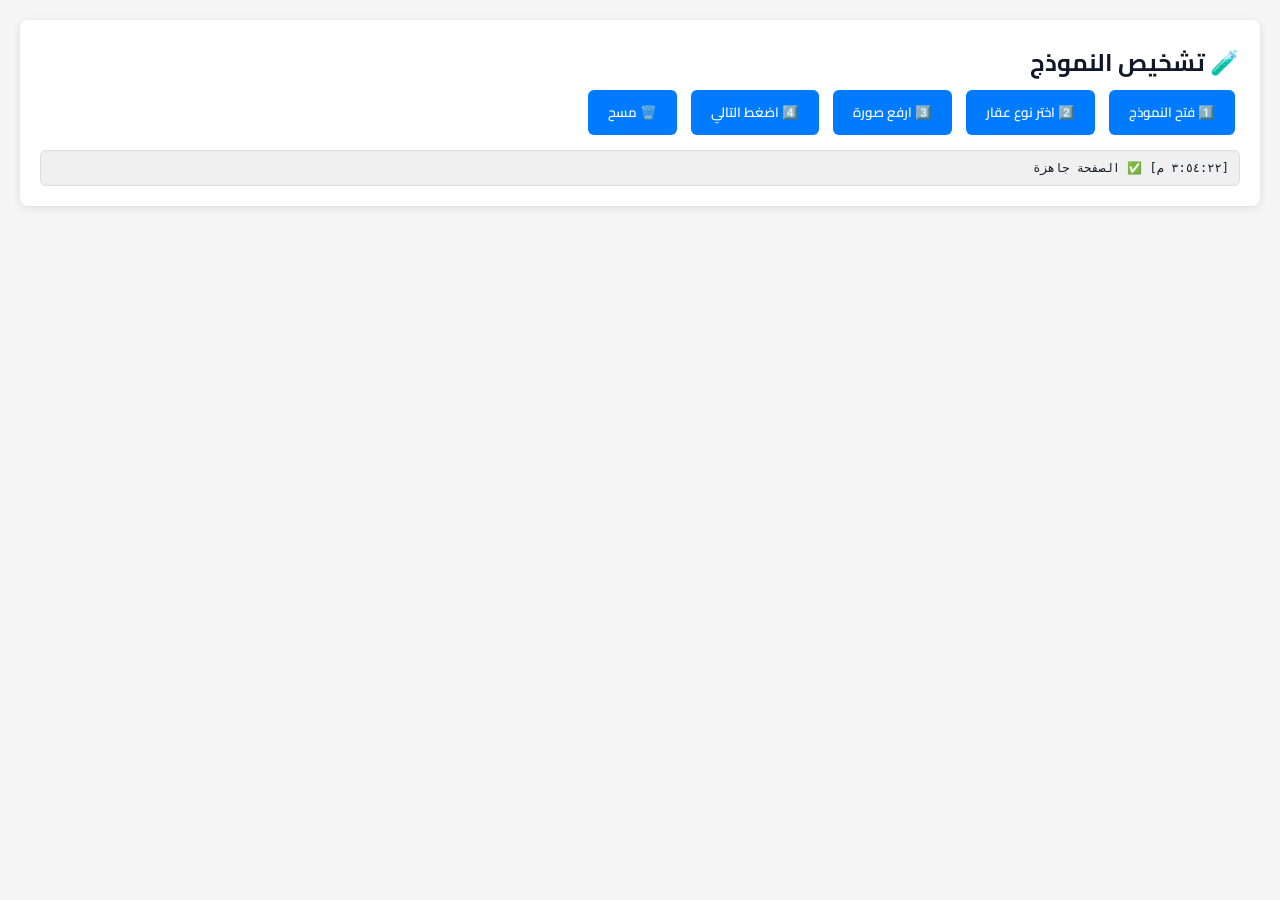
<file: diagnostic-modal.html>
<!DOCTYPE html>
<html lang="ar" dir="rtl">
<head>
    <meta charset="UTF-8">
    <meta name="viewport" content="width=device-width, initial-scale=1.0">
    <title>اختبار تشخيصي للـ Modal</title>
    <link rel="preconnect" href="https://fonts.googleapis.com">
    <link rel="preconnect" href="https://fonts.gstatic.com" crossorigin>
    <link href="https://fonts.googleapis.com/css2?family=Cairo:wght@300;400;500;600;700&display=swap" rel="stylesheet">
    <link rel="stylesheet" href="https://cdnjs.cloudflare.com/ajax/libs/font-awesome/6.5.2/css/all.min.css">
    <link rel="stylesheet" href="add-property.css">
    <style>
        body {
            font-family: 'Cairo', sans-serif;
            background: #f5f5f5;
            padding: 20px;
        }
        .debug {
            background: white;
            padding: 20px;
            border-radius: 8px;
            margin-bottom: 20px;
            box-shadow: 0 2px 8px rgba(0,0,0,0.1);
        }
        .debug button {
            background: #007bff;
            color: white;
            border: none;
            padding: 10px 20px;
            border-radius: 6px;
            cursor: pointer;
            margin: 5px;
            font-family: 'Cairo', sans-serif;
            font-weight: 600;
        }
        .debug button:hover {
            background: #0056b3;
        }
        .log {
            background: #f0f0f0;
            border: 1px solid #ddd;
            border-radius: 6px;
            padding: 10px;
            margin-top: 10px;
            max-height: 300px;
            overflow-y: auto;
            font-family: monospace;
            font-size: 12px;
        }
    </style>
</head>
<body>
    <div class="debug">
        <h2>🧪 تشخيص النموذج</h2>
        <button onclick="testOpenModal()">1️⃣ فتح النموذج</button>
        <button onclick="testSelectType()">2️⃣ اختر نوع عقار</button>
        <button onclick="testUploadImage()">3️⃣ ارفع صورة</button>
        <button onclick="testClickNext()">4️⃣ اضغط التالي</button>
        <button onclick="clearLog()">🗑️ مسح</button>
        <div class="log" id="log"></div>
    </div>

    <!-- Modal من index.html -->
    <div class="add-property-modal" id="addPropertyModal" style="display: none;">
        <div class="modal-content">
            <div class="modal-header">
                <h2>إضافة عقار جديد</h2>
                <button class="close-btn" id="closeBtn">&times;</button>
            </div>

            <div class="progress-bar">
                <div class="progress-step active">
                    <span class="step-number">1</span>
                    <span class="step-label">نوع العقار</span>
                </div>
                <div class="progress-line active"></div>
                <div class="progress-step">
                    <span class="step-number">2</span>
                    <span class="step-label">البيانات</span>
                </div>
                <div class="progress-line"></div>
                <div class="progress-step">
                    <span class="step-number">3</span>
                    <span class="step-label">التأكيد</span>
                </div>
            </div>

            <div class="modal-body">
                <div class="form-section">
                    <h3>ما نوع العقار الذي تريد إضافته؟</h3>
                    <div class="property-types-grid">
                        <div class="property-type-card" data-type="house">
                            <div class="type-icon"><i class="fas fa-home"></i></div>
                            <span>بيت للبيع</span>
                        </div>
                        <div class="property-type-card" data-type="apartment">
                            <div class="type-icon"><i class="fas fa-building"></i></div>
                            <span>شقة سكنية</span>
                        </div>
                        <div class="property-type-card" data-type="villa">
                            <div class="type-icon"><i class="fas fa-gopuram"></i></div>
                            <span>فيلا</span>
                        </div>
                    </div>
                </div>

                <div class="form-section">
                    <h3>رفع صور العقار</h3>
                    <div class="upload-container">
                        <div class="upload-area" id="uploadArea">
                            <div class="upload-icon"><i class="fas fa-cloud-upload-alt"></i></div>
                            <p class="upload-text">اسحب الصور هنا أو انقر للاختيار</p>
                            <input type="file" id="imageInput" multiple accept="image/*" style="display: none;">
                        </div>
                        <div class="images-preview" id="imagesPreview"></div>
                    </div>
                </div>
            </div>

            <div class="modal-footer">
                <button class="btn btn-secondary" id="cancelBtn">إلغاء</button>
                <button class="btn btn-primary" id="nextBtn" disabled>التالي</button>
            </div>
        </div>
    </div>

    <script src="add-property.js"></script>
    <script>
        function log(msg) {
            const logEl = document.getElementById('log');
            const time = new Date().toLocaleTimeString('ar-SA');
            console.log(`[${time}] ${msg}`);
            logEl.innerHTML += `[${time}] ${msg}<br>`;
            logEl.scrollTop = logEl.scrollHeight;
        }

        function clearLog() {
            document.getElementById('log').innerHTML = '';
        }

        let propertyManager;

        function testOpenModal() {
            log('🔵 فتح النموذج...');
            if (!propertyManager) {
                propertyManager = new AddPropertyManager();
                log('✅ تم إنشاء المدير');
            }
            propertyManager.openModal();
            log('✅ تم فتح النموذج');
        }

        function testSelectType() {
            log('🏠 اختيار نوع عقار...');
            if (!propertyManager) {
                log('❌ لا يوجد مدير');
                return;
            }
            
            const card = document.querySelector('.property-type-card');
            if (!card) {
                log('❌ لا توجد بطاقة');
                return;
            }
            
            card.click();
            log('✅ تم اختيار: ' + propertyManager.propertyData.type);
        }

        function testUploadImage() {
            log('📸 رفع صورة وهمية...');
            if (!propertyManager) {
                log('❌ لا يوجد مدير');
                return;
            }
            
            const canvas = document.createElement('canvas');
            canvas.width = 100;
            canvas.height = 100;
            const ctx = canvas.getContext('2d');
            ctx.fillStyle = '#82b85c';
            ctx.fillRect(0, 0, 100, 100);
            
            canvas.toBlob((blob) => {
                const file = new File([blob], 'test.png', { type: 'image/png' });
                propertyManager.handleImages([file]);
                log('✅ تم رفع الصورة');
                log('📊 عدد الصور: ' + propertyManager.propertyData.images.length);
                log('🔘 حالة الزر: ' + (!document.getElementById('nextBtn').disabled ? 'مفعّل' : 'معطّل'));
            });
        }

        function testClickNext() {
            log('➡️ الضغط على التالي...');
            if (!propertyManager) {
                log('❌ لا يوجد مدير');
                return;
            }
            
            const nextBtn = document.getElementById('nextBtn');
            if (nextBtn.disabled) {
                log('❌ الزر معطّل');
                return;
            }
            
            propertyManager.nextStep();
            log('✅ تم الضغط على التالي');
        }

        window.addEventListener('load', () => {
            log('✅ الصفحة جاهزة');
        });
    </script>
</body>
</html>
</file>
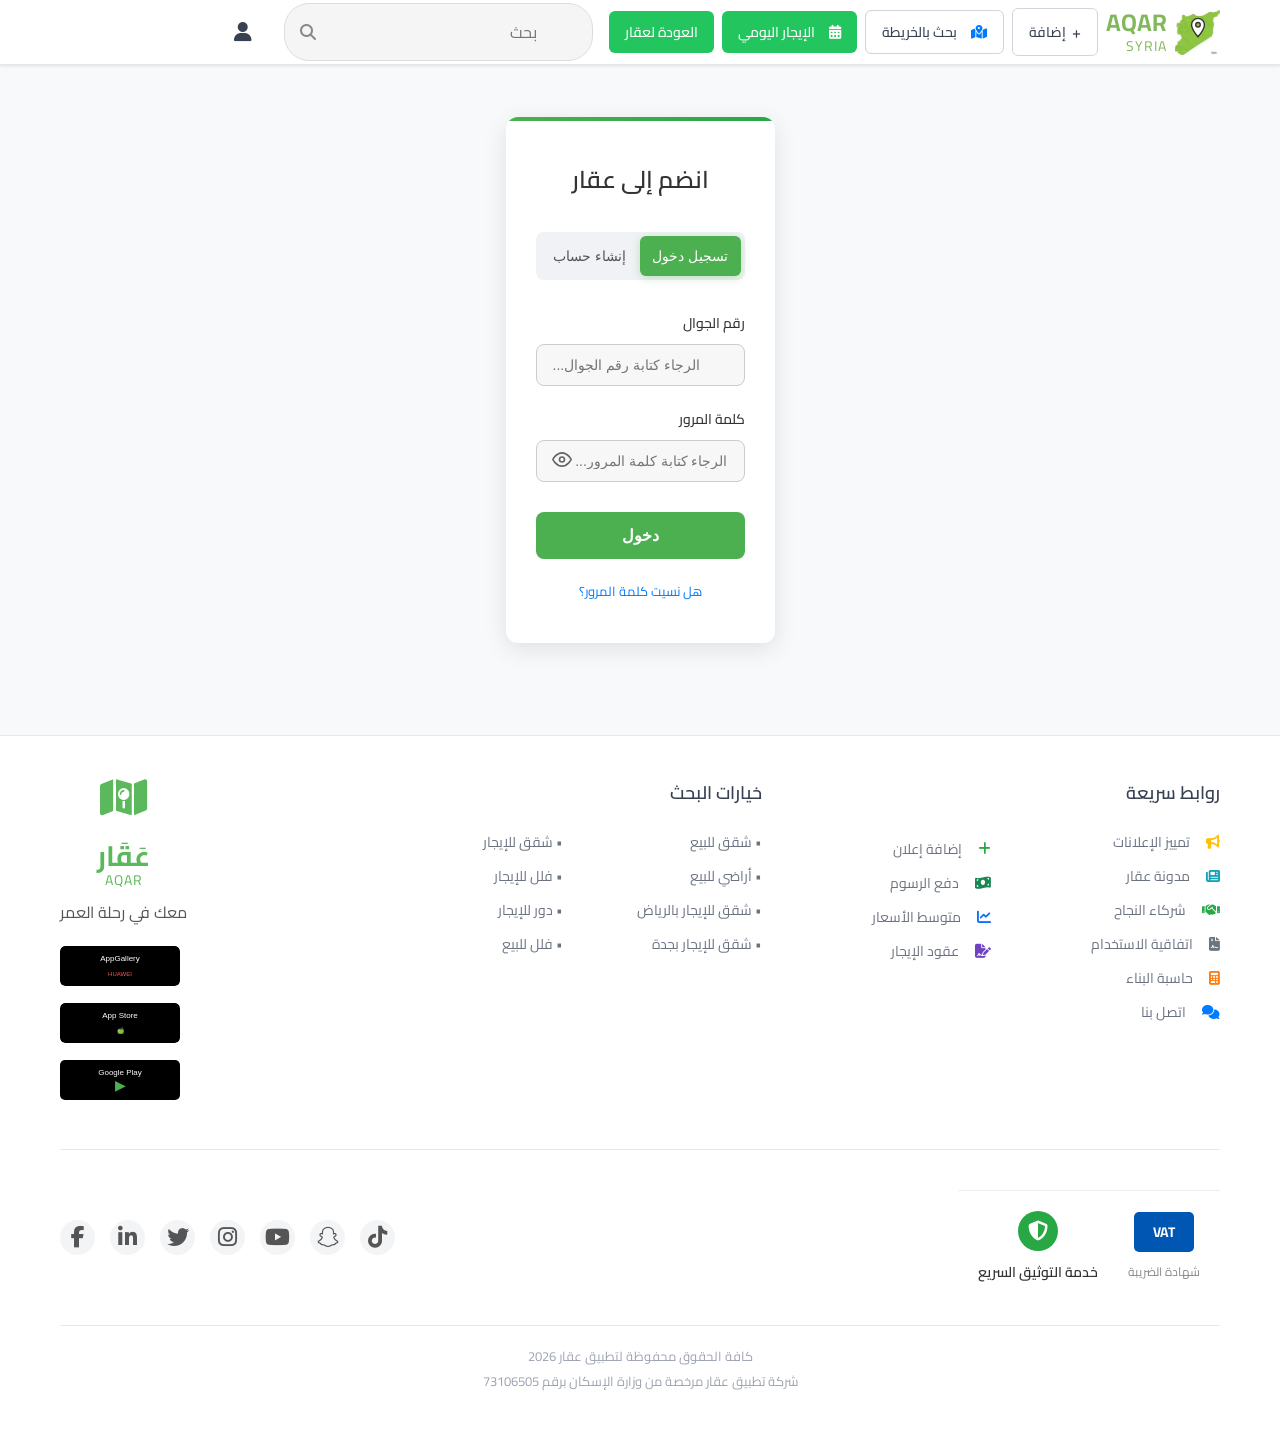
<file: person1.html>
<!DOCTYPE html>
<html lang="ar" dir="rtl">
<head>
    <meta charset="UTF-8">
    <meta name="viewport" content="width=device-width, initial-scale=1.0">
    <title>إنضم إلى العقار</title>
    <link rel="preconnect" href="https://fonts.googleapis.com">
    <link rel="preconnect" href="https://fonts.gstatic.com" crossorigin>
    <link href="https://fonts.googleapis.com/css2?family=Cairo:wght@300;400;500;600;700&display=swap" rel="stylesheet">
    <link rel="stylesheet" href="https://cdnjs.cloudflare.com/ajax/libs/font-awesome/6.5.2/css/all.min.css" integrity="sha512-SnH5WK+bZxgPHs44uWIX+LLJAJ9/2PkPKZ5QiAj6Ta86w+fsb2TkcmfRyVX3pBnMFcV7oQPJkl9QevSCWr3W6A==" crossorigin="anonymous" referrerpolicy="no-referrer" />
    <link rel="stylesheet" href="styles.css">
    <link rel="stylesheet" href="footer-styles.css">
    <link rel="stylesheet" href="person1.css">
</head>
<body>
    <!-- Header -->
    <header class="header">
        <div class="container">
            <div class="header-content">
                <!-- Right side - Logo and main actions -->
                <div class="header-right">
                   <div class="logo" style="display: flex; align-items: center;">

  <!-- الجزء الخاص بالأيقونات (الخريطة والدبوس) -->
   <!-- حاوية الشعار الرئيسية -->
<div style="display: flex; align-items: center; gap: 8px;">

    <!-- 1. حاوية أيقونة الخريطة (لوضع الأيقونة فوقها) -->
    <div style="position: relative; width: 45px; height: 45px;">
        
        <!-- صورة الخريطة التي أضفتها -->
        <img src="images/logo.webp" alt="خريطة سوريا" style="width: 100%; height: 100%;">

        <!-- أيقونة الموقع (SVG) باللون الأبيض في المنتصف -->
        <div style="position: absolute; top: 50%; left: 50%; transform: translate(-50%, -50%);">
            <svg xmlns="http://www.w3.org/2000/svg" width="22" height="22" viewBox="0 0 24 24" fill="white" stroke="#333" stroke-width="1.5">
                <path d="M12 2C8.13 2 5 5.13 5 9c0 5.25 7 13 7 13s7-7.75 7-13c0-3.87-3.13-7-7-7zm0 9.5c-1.38 0-2.5-1.12-2.5-2.5s1.12-2.5 2.5-2.5 2.5 1.12 2.5 2.5-1.12 2.5-2.5 2.5z"/>
            </svg>
        </div>

    </div>
    <!-- الجزء الخاص بالنصوص (عقار و AQAR) -->
    <div class="logo-text-group" style="display: flex; flex-direction: column; line-height: 1.2;">
        <span class="logo-main-text" style="font-family: 'Cairo', sans-serif; font-size: 24px; font-weight: 700; color: #82b85c;">AQAR</span>
        <span class="logo-sub-text" style="font-family: 'Cairo', sans-serif; font-size: 14px; color: #82b85c; letter-spacing: 1px;">SYRIA</span>
    </div>

</div>
                    
                    <div class="header-buttons">
                        <button class="btn btn-outline">
                            <span class="icon">+</span>
                            إضافة
                        </button>
                        
                 <button class="btn btn-outline">
          <i class="fa-solid fa-map-location-dot" style="margin-left: 8px; color: #007bff;"></i>بحث بالخريطة
                </button>
                        
         <a href="dailyrent.html" class="btn btn-primary" style="text-decoration: none;">
    <i class="fa-solid fa-calendar-days" style="margin-left: 8px;"></i>الإيجار اليومي
</a>
                        
                        <button class="btn btn-primary">
                            العودة لعقار
                        </button>
                    </div>
                </div>

                <!-- Left side - User and search -->
                <div class="header-left">
                   <div class="search-box" style="display: flex; align-items: center; border: 1px solid #ddd; border-radius: 25px; padding: 5px 15px; background-color: #f5f5f5;">
    <input type="search" placeholder="بحث" class="search-input" style="border: none; outline: none; flex-grow: 1; background: transparent; font-family: 'Cairo', sans-serif; font-size: 16px;">
    <button class="search-button" style="border: none; background: transparent; cursor: pointer; padding: 0; margin-right: 5px;">
        <i class="fa-solid fa-magnifying-glass" style="color: #888; font-size: 16px;"></i>
    </button>
</div>
                    
         <a href="person1.html" class="btn btn-ghost">
    <i class="fa-solid fa-user" style="font-size: 20px;"></i>
</a>
                </div>
            </div>
        </div>
    </header>

     <main class="login-section">
    <div class="container">
        <div class="form-container">
            <h1 class="title">انضم إلى عقار</h1>
            
            <!-- أزرار التبديل -->
            <div class="toggle-buttons">
                <button id="loginBtn" class="toggle-btn active">تسجيل دخول</button>
                <button id="signupBtn" class="toggle-btn">إنشاء حساب</button>
            </div>

            <!-- نموذج تسجيل الدخول -->
            <div id="loginForm" class="form active">
                <div class="input-group">
                    <label for="loginPhone">رقم الجوال</label>
                    <input type="tel" id="loginPhone" placeholder="...الرجاء كتابة رقم الجوال">
                </div>

                <div class="input-group">
                    <label for="loginPassword">كلمة المرور</label>
                    <div class="password-input">
                        <input type="password" id="loginPassword" placeholder="الرجاء كتابة كلمة المرور...">
                        <button type="button" class="password-toggle" id="passwordToggle">
                            <svg width="20" height="20" viewBox="0 0 24 24" fill="none" xmlns="http://www.w3.org/2000/svg">
                                <path d="M1 12S5 4 12 4s11 8 11 8-4 8-11 8S1 12 1 12z" stroke="currentColor" stroke-width="2" fill="none"/>
                                <circle cx="12" cy="12" r="3" stroke="currentColor" stroke-width="2" fill="none"/>
                            </svg>
                        </button>
                    </div>
                </div>

                <button class="submit-btn">دخول</button>
                
                <a href="#" class="forgot-password">هل نسيت كلمة المرور؟</a>
            </div>

            <!-- نموذج إنشاء الحساب -->
            <div id="signupForm" class="form">
                <div class="input-group">
                    <label for="signupPhone">رقم الجوال</label>
                    <input type="tel" id="signupPhone" placeholder="...الرجاء كتابة رقم الجوال">
                </div>

                <button class="submit-btn">إرسال رمز التحقق</button>
            </div>
        </div>
    </div>
    </main>
  

    <script src="script.js"></script>
     <footer class="footer">
        <div class="container">
            <!-- Main Footer Content -->
            <div class="footer-content">
                <!-- Quick Links Section -->
                <div class="footer-section">
                    <h3 class="section-title">روابط سريعة</h3>
                     <div class="search-columns">
                        <div class="search-column">
    <ul class="footer-links">
    <li><a href="#" class="footer-link"><i class="fa-solid fa-bullhorn" style="margin-left: 8px; color: #ffc107;"></i>تمييز الإعلانات</a></li>
    <li><a href="#" class="footer-link"><i class="fa-solid fa-newspaper" style="margin-left: 8px; color: #17a2b8;"></i>مدونة عقار</a></li>
    <li><a href="#" class="footer-link"><i class="fa-solid fa-handshake" style="margin-left: 8px; color: #28a745;"></i>شركاء النجاح</a></li>
    <li><a href="#" class="footer-link"><i class="fa-solid fa-file-contract" style="margin-left: 8px; color: #6c757d;"></i>اتفاقية الاستخدام</a></li>
    <li><a href="#" class="footer-link"><i class="fa-solid fa-calculator" style="margin-left: 8px; color: #fd7e14;"></i>حاسبة البناء</a></li>
    <li><a href="#" class="footer-link"><i class="fa-solid fa-comments" style="margin-left: 8px; color: #007bff;"></i>اتصل بنا</a></li>
</ul>
                    </div>
                    </div>

                </div>

                <!-- Additional Links Section -->
                <div class="footer-section">
                    <div class="additional-links">
                        <div class="search-columns">
                        <div class="search-column">
                       <div>
                        <br>
                        <br> <ul class="footer-links">
    <li><a href="#" class="footer-link"><i class="fa-solid fa-plus" style="margin-left: 8px; color: #28a745;"></i>إضافة إعلان</a></li>
    <li><a href="#" class="footer-link"><i class="fa-solid fa-money-bill-wave" style="margin-left: 8px; color: #198754;"></i>دفع الرسوم</a></li>
    <li><a href="#" class="footer-link"><i class="fa-solid fa-chart-line" style="margin-left: 8px; color: #0d6efd;"></i>متوسط الأسعار</a></li>
    <li><a href="#" class="footer-link"><i class="fa-solid fa-file-signature" style="margin-left: 8px; color: #6f42c1;"></i>عقود الإيجار</a></li>
</ul>
                        </div>
                    </div>
                    </div>
                    </div>
                </div>

                <!-- Search Options Section -->
                <div class="footer-section">
                    <h3 class="section-title">خيارات البحث</h3>
                    <div class="search-columns">
                        <div class="search-column">
                            <ul class="footer-links">
                                <li><a href="#" class="footer-link">• شقق للبيع</a></li>
                                <li><a href="#" class="footer-link">• أراضي للبيع</a></li>
                                <li><a href="#" class="footer-link">• شقق للإيجار بالرياض</a></li>
                                <li><a href="#" class="footer-link">• شقق للإيجار بجدة</a></li>
                            </ul>
                        </div>
                        <div class="search-column">
                            <ul class="footer-links">
                                <li><a href="#" class="footer-link">• شقق للإيجار</a></li>
                                <li><a href="#" class="footer-link">• فلل للإيجار</a></li>
                                <li><a href="#" class="footer-link">• دور للإيجار</a></li>
                                <li><a href="#" class="footer-link">• فلل للبيع</a></li>
                            </ul>
                        </div>
                    </div>
                </div>

                <!-- Logo and Apps Section -->
                <div class="footer-section logo-section">
                 
                  <div class="footer-logo-container" style="display: flex; flex-direction: column; align-items: center; text-align: center;">

    <!-- الجزء الخاص بالأيقونات (الخريطة والدبوس) -->
    <div class="logo-icon-group" style="position: relative; margin-bottom: 15px;">
        <!-- أيقونة الخريطة كخلفية -->
        <i class="fa-solid fa-map" style="font-size: 42px; color: #5cb85c;"></i>
        <!-- أيقونة دبوس الموقع فوق الخريطة -->
        <i class="fa-solid fa-map-pin" style="font-size: 20px; color: white; position: absolute; top: 50%; left: 50%; transform: translate(-50%, -50%);"></i>
    </div>

    <!-- الجزء الخاص بالنصوص (عقار, AQAR, والشعار) -->
    <div class="logo-text-group" style="display: flex; flex-direction: column; align-items: center; line-height: 1.4;">
        <span class="logo-main-text" style="font-family: 'Cairo', sans-serif; font-size: 28px; font-weight: 700; color: #5cb85c;">عَقَار</span>
        <span class="logo-sub-text" style="font-family: 'Cairo', sans-serif; font-size: 14px; color: #5cb85c; letter-spacing: 1px; margin-top: -5px;">AQAR</span>
        <p class="logo-description" style="font-family: 'Cairo', sans-serif; font-size: 16px; color: #565555; margin-top: 10px;">معك في رحلة العمر</p><br>
    </div>

</div>
                     
                   
                    
                    <div class="app-downloads">
                        <a href="#" class="app-link">
                            <img src="[data-uri]" alt="AppGallery">
                        </a>
                        <a href="#" class="app-link">
                            <img src="[data-uri]" alt="App Store">
                        </a>
                       <a href="#" class="app-link">
    <svg width="120" height="40" viewBox="0 0 120 40" fill="none" xmlns="http://www.w3.org/2000/svg">
        <rect width="120" height="40" rx="5" fill="#000"/>
        <text x="60" y="15" font-family="Arial" font-size="8" fill="white" text-anchor="middle">Google Play</text>
        <text x="60" y="30" font-family="Arial" font-size="14" fill="#4CAF50" text-anchor="middle">▶</text>
    </svg>
</a>
                    </div>
                </div>
            </div>

            <!-- Bottom Section -->
            <div class="footer-bottom">
               <div class="certifications" style="display: flex; align-items: center; justify-content: center; gap: 30px; margin-top: 20px; padding: 20px; border-top: 1px solid #eee;">

    <!-- شهادة VAT المحدثة -->
    <div class="vat-cert" style="display: flex; flex-direction: column; align-items: center; gap: 8px;">
        <div class="vat-icon" style="width: 60px; height: 40px; background-color: #0056b3; color: white; display: flex; justify-content: center; align-items: center; border-radius: 5px; font-family: 'Cairo', sans-serif; font-weight: bold; font-size: 14px;">
            VAT
        </div>
        <span style="font-size: 12px; color: #888;">شهادة الضريبة</span>
    </div>

    <!-- خدمة التوثيق السريع المحدثة -->
    <div class="ministry-cert" style="display: flex; flex-direction: column; align-items: center; gap: 8px;">
        <div class="ministry-icon" style="width: 40px; height: 40px; background-color: #28a745; color: white; display: flex; justify-content: center; align-items: center; border-radius: 50%;">
            <i class="fa-solid fa-shield-halved" style="font-size: 20px;"></i>
        </div>
        <span class="ministry-text" style="font-size: 14px; color: #333; font-weight: 600;">خدمة التوثيق السريع</span>
    </div>

</div>

              <div class="social-links" style="display: flex; justify-content: center; gap: 15px; margin: 20px 0;">
    <a href="#" class="social-link" title="TikTok"><i class="fa-brands fa-tiktok" style="font-size: 22px; color: #555;"></i></a>
    <a href="#" class="social-link" title="Snapchat"><i class="fa-brands fa-snapchat" style="font-size: 22px; color: #555;"></i></a>
    <a href="#" class="social-link" title="YouTube"><i class="fa-brands fa-youtube" style="font-size: 22px; color: #555;"></i></a>
    <a href="#" class="social-link" title="Instagram"><i class="fa-brands fa-instagram" style="font-size: 22px; color: #555;"></i></a>
    <a href="#" class="social-link" title="X (Twitter)"><i class="fa-brands fa-twitter" style="font-size: 22px; color: #555;"></i></a>
    <a href="#" class="social-link" title="LinkedIn"><i class="fa-brands fa-linkedin-in" style="font-size: 22px; color: #555;"></i></a>
    <a href="#" class="social-link" title="Facebook"><i class="fa-brands fa-facebook-f" style="font-size: 22px; color: #555;"></i></a>
</div>
            </div>

            <!-- Copyright Section -->
            <div class="copyright">
                <p>كافة الحقوق محفوظة لتطبيق عقار 2025</p>
                <p>شركة تطبيق عقار مرخصة من وزارة الإسكان برقم 73106505</p>
            </div>
        </div>
    </footer>

    <script src="footer-script.js"></script>
    <script src="person1.js"></script>
    
</body>
</html>
</file>
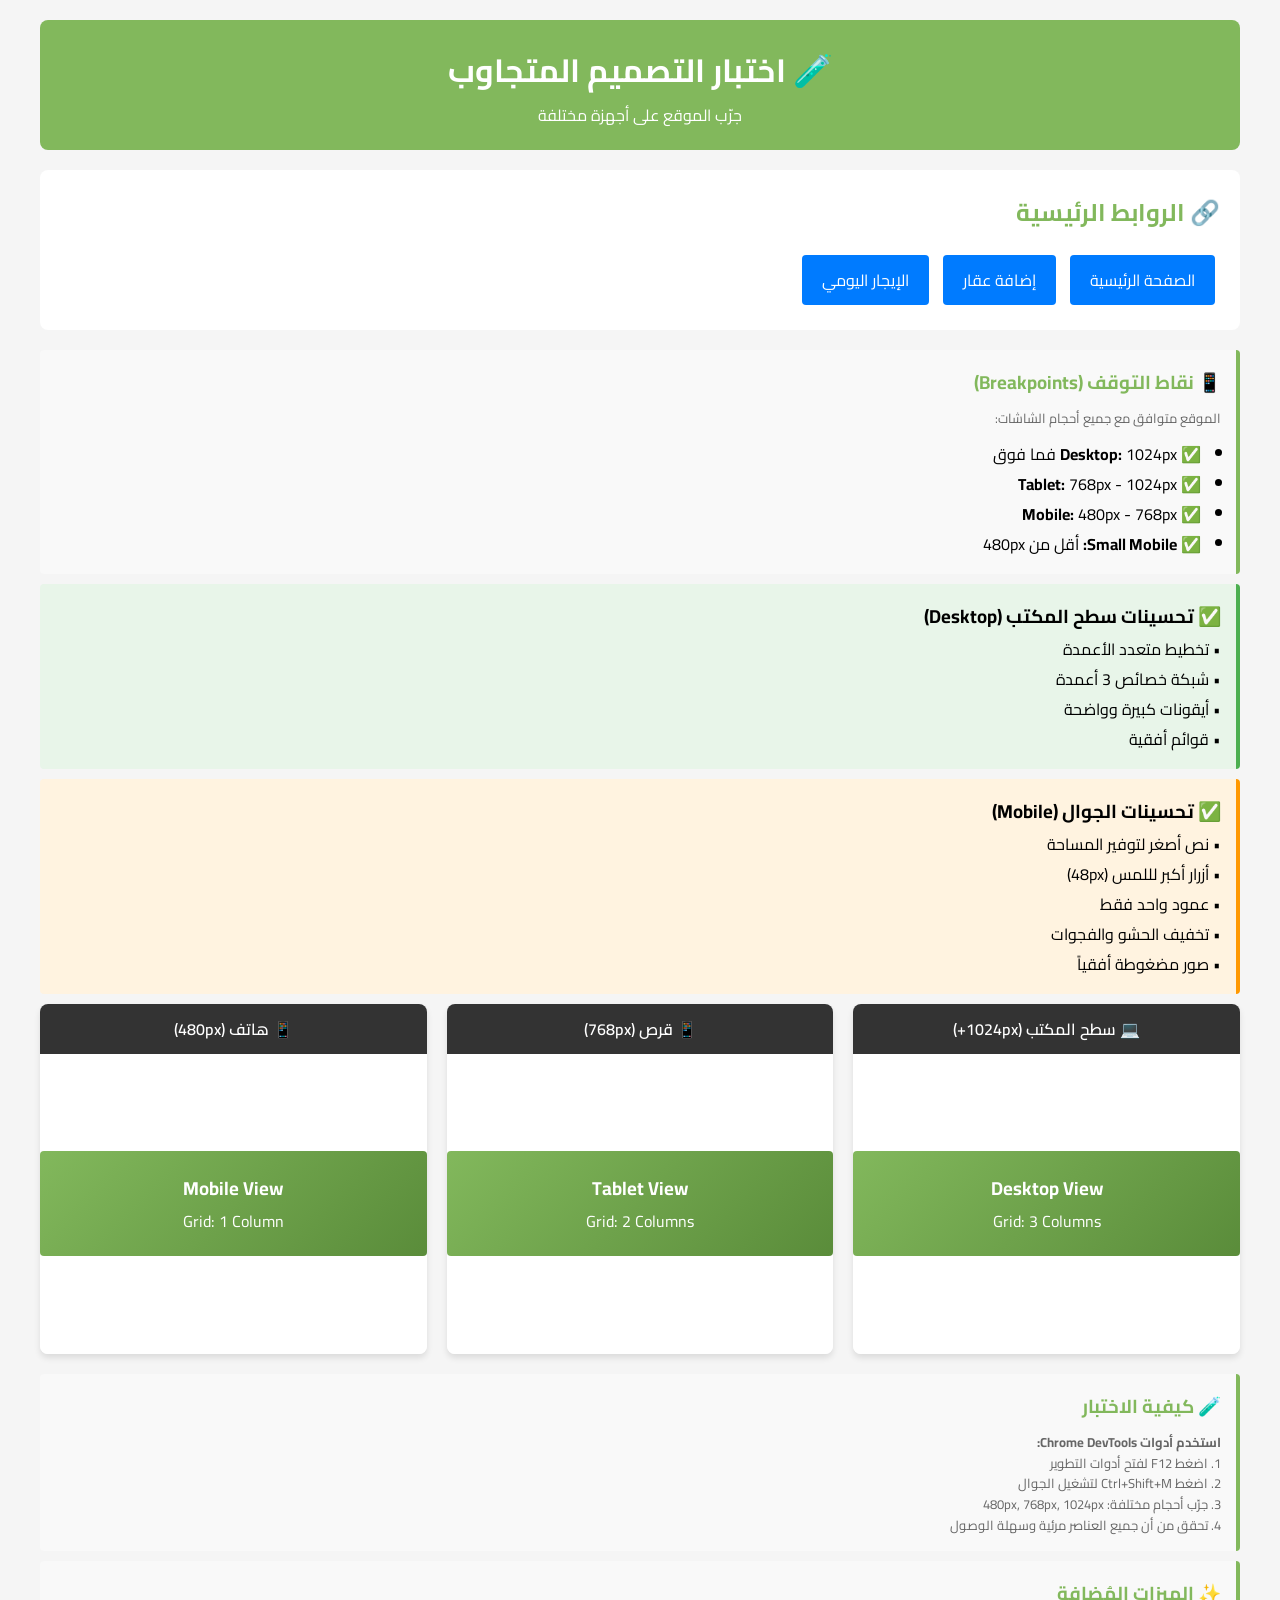
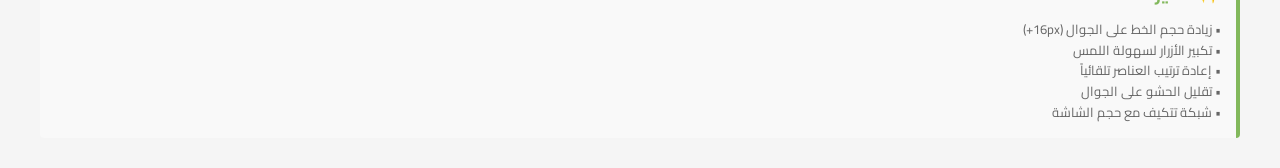
<file: responsive-test.html>
<!DOCTYPE html>
<html lang="ar" dir="rtl">
<head>
    <meta charset="UTF-8">
    <meta name="viewport" content="width=device-width, initial-scale=1.0">
    <title>اختبار التصميم المتجاوب</title>
    <link href="https://fonts.googleapis.com/css2?family=Cairo:wght@400;500;600;700&display=swap" rel="stylesheet">
    <style>
        * {
            margin: 0;
            padding: 0;
            box-sizing: border-box;
        }

        body {
            font-family: 'Cairo', sans-serif;
            background-color: #f5f5f5;
            padding: 20px;
        }

        .test-container {
            max-width: 1200px;
            margin: 0 auto;
        }

        .test-header {
            background: #82b85c;
            color: white;
            padding: 20px;
            border-radius: 8px;
            margin-bottom: 20px;
            text-align: center;
        }

        .device-grid {
            display: grid;
            grid-template-columns: repeat(auto-fit, minmax(300px, 1fr));
            gap: 20px;
            margin-bottom: 20px;
        }

        .device-frame {
            background: white;
            border-radius: 8px;
            box-shadow: 0 4px 6px rgba(0, 0, 0, 0.1);
            overflow: hidden;
        }

        .device-label {
            background: #333;
            color: white;
            padding: 10px;
            text-align: center;
            font-weight: 600;
        }

        .device-viewport {
            background: white;
            position: relative;
            display: flex;
            align-items: center;
            justify-content: center;
            min-height: 200px;
        }

        .responsive-test {
            width: 100%;
            background: linear-gradient(135deg, #82b85c 0%, #5a8c3a 100%);
            color: white;
            padding: 20px;
            text-align: center;
            border-radius: 4px;
        }

        .breakpoint-info {
            background: #f9f9f9;
            border-right: 4px solid #82b85c;
            padding: 15px;
            margin: 10px 0;
            border-radius: 4px;
        }

        .breakpoint-info h3 {
            color: #82b85c;
            margin-bottom: 8px;
        }

        .breakpoint-info p {
            color: #666;
            font-size: 13px;
            line-height: 1.6;
        }

        .test-links {
            background: white;
            padding: 20px;
            border-radius: 8px;
            margin-bottom: 20px;
        }

        .test-links h2 {
            color: #82b85c;
            margin-bottom: 15px;
        }

        .test-links a {
            display: inline-block;
            background: #007bff;
            color: white;
            padding: 10px 20px;
            margin: 5px;
            border-radius: 4px;
            text-decoration: none;
            transition: background 0.3s;
        }

        .test-links a:hover {
            background: #0056b3;
        }

        .desktop-check {
            background: #e8f5e9;
            border-right: 4px solid #4caf50;
            padding: 15px;
            margin: 10px 0;
            border-radius: 4px;
        }

        .mobile-check {
            background: #fff3e0;
            border-right: 4px solid #ff9800;
            padding: 15px;
            margin: 10px 0;
            border-radius: 4px;
        }

        @media (max-width: 1024px) {
            .device-grid {
                grid-template-columns: 1fr;
            }
        }

        @media (max-width: 480px) {
            body {
                padding: 10px;
            }

            .test-header {
                padding: 15px;
            }

            .test-links a {
                display: block;
                margin: 8px 0;
            }
        }
    </style>
</head>
<body>
    <div class="test-container">
        <div class="test-header">
            <h1>🧪 اختبار التصميم المتجاوب</h1>
            <p>جرّب الموقع على أجهزة مختلفة</p>
        </div>

        <div class="test-links">
            <h2>🔗 الروابط الرئيسية</h2>
            <a href="index.html">الصفحة الرئيسية</a>
            <a href="add-property.html">إضافة عقار</a>
            <a href="dailyrent.html">الإيجار اليومي</a>
        </div>

        <div class="breakpoint-info">
            <h3>📱 نقاط التوقف (Breakpoints)</h3>
            <p>الموقع متوافق مع جميع أحجام الشاشات:</p>
            <ul style="margin-top: 10px; margin-right: 20px;">
                <li>✅ <strong>Desktop:</strong> 1024px فما فوق</li>
                <li>✅ <strong>Tablet:</strong> 768px - 1024px</li>
                <li>✅ <strong>Mobile:</strong> 480px - 768px</li>
                <li>✅ <strong>Small Mobile:</strong> أقل من 480px</li>
            </ul>
        </div>

        <div class="desktop-check">
            <h3>✅ تحسينات سطح المكتب (Desktop)</h3>
            <p>• تخطيط متعدد الأعمدة<br>
            • شبكة خصائص 3 أعمدة<br>
            • أيقونات كبيرة وواضحة<br>
            • قوائم أفقية</p>
        </div>

        <div class="mobile-check">
            <h3>✅ تحسينات الجوال (Mobile)</h3>
            <p>• نص أصغر لتوفير المساحة<br>
            • أزرار أكبر لللمس (48px)<br>
            • عمود واحد فقط<br>
            • تخفيف الحشو والفجوات<br>
            • صور مضغوطة أفقياً</p>
        </div>

        <div class="device-grid">
            <div class="device-frame">
                <div class="device-label">💻 سطح المكتب (1024px+)</div>
                <div class="device-viewport" style="width: 100%; height: 300px;">
                    <div class="responsive-test">
                        <h3>Desktop View</h3>
                        <p>Grid: 3 Columns</p>
                    </div>
                </div>
            </div>

            <div class="device-frame">
                <div class="device-label">📱 قرص (768px)</div>
                <div class="device-viewport" style="width: 100%; height: 300px;">
                    <div class="responsive-test">
                        <h3>Tablet View</h3>
                        <p>Grid: 2 Columns</p>
                    </div>
                </div>
            </div>

            <div class="device-frame">
                <div class="device-label">📱 هاتف (480px)</div>
                <div class="device-viewport" style="width: 100%; height: 300px;">
                    <div class="responsive-test">
                        <h3>Mobile View</h3>
                        <p>Grid: 1 Column</p>
                    </div>
                </div>
            </div>
        </div>

        <div class="breakpoint-info">
            <h3>🧪 كيفية الاختبار</h3>
            <p><strong>استخدم أدوات Chrome DevTools:</strong><br>
            1. اضغط F12 لفتح أدوات التطوير<br>
            2. اضغط Ctrl+Shift+M لتشغيل الجوال<br>
            3. جرّب أحجام مختلفة: 480px, 768px, 1024px<br>
            4. تحقق من أن جميع العناصر مرئية وسهلة الوصول</p>
        </div>

        <div class="breakpoint-info">
            <h3>✨ الميزات المُضافة</h3>
            <p>• زيادة حجم الخط على الجوال (16px+)<br>
            • تكبير الأزرار لسهولة اللمس<br>
            • إعادة ترتيب العناصر تلقائياً<br>
            • تقليل الحشو على الجوال<br>
            • شبكة تتكيف مع حجم الشاشة</p>
        </div>
    </div>
</body>
</html>
</file>
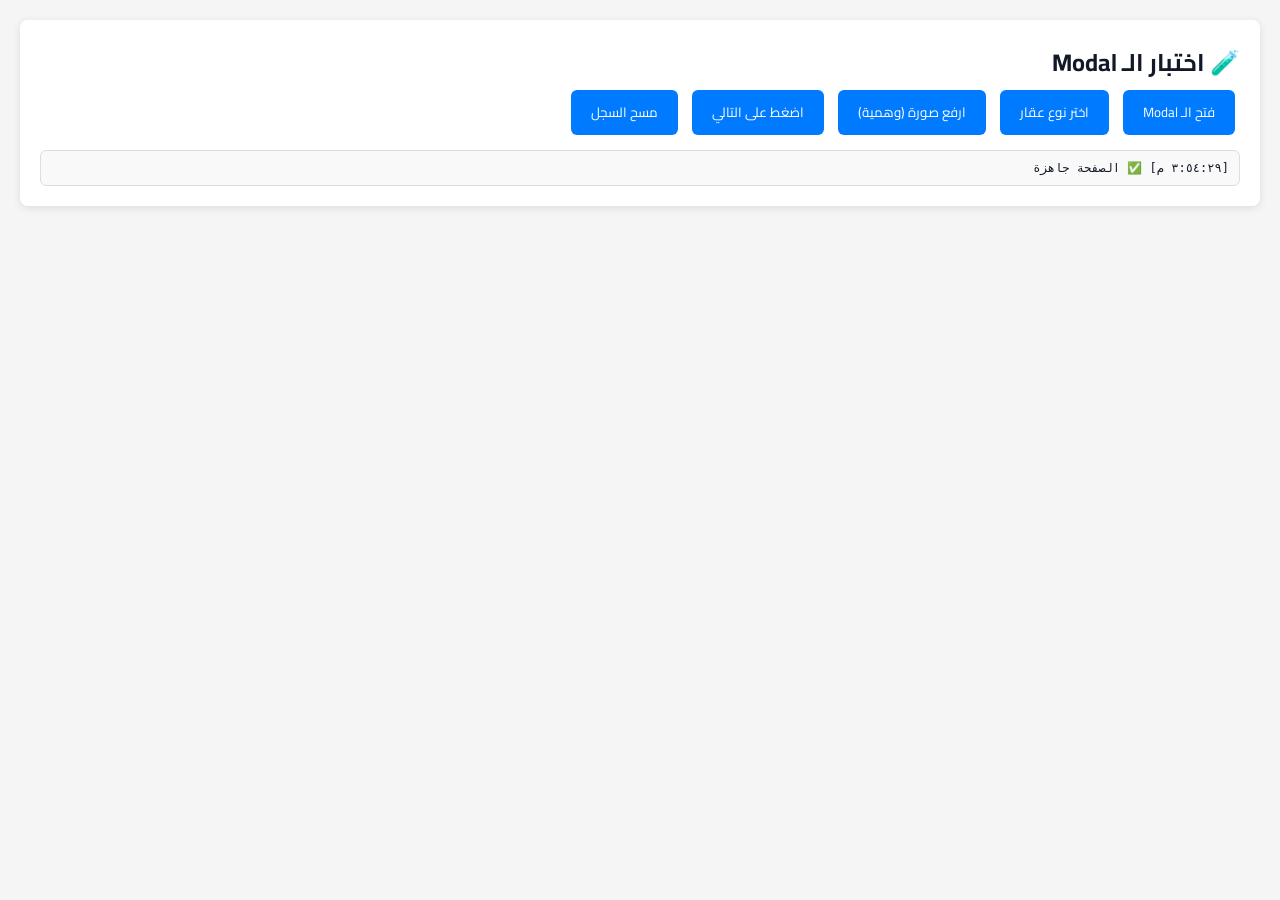
<file: test-modal-simple.html>
<!DOCTYPE html>
<html lang="ar" dir="rtl">
<head>
    <meta charset="UTF-8">
    <meta name="viewport" content="width=device-width, initial-scale=1.0">
    <title>اختبار فتح الـ Modal</title>
    <link rel="preconnect" href="https://fonts.googleapis.com">
    <link rel="preconnect" href="https://fonts.gstatic.com" crossorigin>
    <link href="https://fonts.googleapis.com/css2?family=Cairo:wght@300;400;500;600;700&display=swap" rel="stylesheet">
    <link rel="stylesheet" href="https://cdnjs.cloudflare.com/ajax/libs/font-awesome/6.5.2/css/all.min.css">
    <link rel="stylesheet" href="add-property.css">
    <style>
        body {
            font-family: 'Cairo', sans-serif;
            background: #f5f5f5;
            padding: 20px;
        }
        .debug-panel {
            background: white;
            padding: 20px;
            border-radius: 8px;
            margin-bottom: 20px;
            box-shadow: 0 2px 8px rgba(0,0,0,0.1);
        }
        .debug-btn {
            background: #007bff;
            color: white;
            border: none;
            padding: 10px 20px;
            border-radius: 6px;
            cursor: pointer;
            margin: 5px;
            font-family: 'Cairo', sans-serif;
        }
        .debug-btn:hover {
            background: #0056b3;
        }
        .debug-log {
            background: #f9f9f9;
            border: 1px solid #ddd;
            border-radius: 6px;
            padding: 10px;
            margin-top: 10px;
            max-height: 200px;
            overflow-y: auto;
            font-family: monospace;
            font-size: 12px;
        }
    </style>
</head>
<body>
    <div class="debug-panel">
        <h2>🧪 اختبار الـ Modal</h2>
        <button class="debug-btn" onclick="testOpenModal()">فتح الـ Modal</button>
        <button class="debug-btn" onclick="testSelectType()">اختر نوع عقار</button>
        <button class="debug-btn" onclick="testUploadImage()">ارفع صورة (وهمية)</button>
        <button class="debug-btn" onclick="testClickNext()">اضغط على التالي</button>
        <button class="debug-btn" onclick="clearLog()">مسح السجل</button>
        <div class="debug-log" id="debugLog"></div>
    </div>

    <!-- Modal من index.html -->
    <div class="add-property-modal" id="addPropertyModal" style="display: none;">
        <div class="modal-content">
            <div class="modal-header">
                <h2>إضافة عقار جديد</h2>
                <button class="close-btn" id="closeBtn">&times;</button>
            </div>

            <div class="progress-bar">
                <div class="progress-step active">
                    <span class="step-number">1</span>
                    <span class="step-label">نوع العقار</span>
                </div>
                <div class="progress-line active"></div>
                <div class="progress-step">
                    <span class="step-number">2</span>
                    <span class="step-label">البيانات والسعر</span>
                </div>
                <div class="progress-line"></div>
                <div class="progress-step">
                    <span class="step-number">3</span>
                    <span class="step-label">التأكيد</span>
                </div>
            </div>

            <div class="modal-body">
                <div class="form-section">
                    <h3>ما نوع العقار الذي تريد إضافته؟</h3>
                    <div class="property-types-grid">
                        <div class="property-type-card" data-type="house">
                            <div class="type-icon"><i class="fas fa-home"></i></div>
                            <span>بيت للبيع</span>
                        </div>
                        <div class="property-type-card" data-type="house-rent">
                            <div class="type-icon"><i class="fas fa-house"></i></div>
                            <span>بيت للإيجار</span>
                        </div>
                        <div class="property-type-card" data-type="apartment">
                            <div class="type-icon"><i class="fas fa-building"></i></div>
                            <span>شقة سكنية</span>
                        </div>
                        <div class="property-type-card" data-type="land">
                            <div class="type-icon"><i class="fas fa-tree"></i></div>
                            <span>أرض</span>
                        </div>
                        <div class="property-type-card" data-type="commercial">
                            <div class="type-icon"><i class="fas fa-store"></i></div>
                            <span>محل تجاري</span>
                        </div>
                        <div class="property-type-card" data-type="villa">
                            <div class="type-icon"><i class="fas fa-gopuram"></i></div>
                            <span>فيلا</span>
                        </div>
                        <div class="property-type-card" data-type="office">
                            <div class="type-icon"><i class="fas fa-briefcase"></i></div>
                            <span>مكتب</span>
                        </div>
                        <div class="property-type-card" data-type="garage">
                            <div class="type-icon"><i class="fas fa-car"></i></div>
                            <span>موقف سيارات</span>
                        </div>
                    </div>
                </div>

                <div class="form-section">
                    <h3>رفع صور العقار</h3>
                    <div class="upload-container">
                        <div class="upload-area" id="uploadArea">
                            <div class="upload-icon"><i class="fas fa-cloud-upload-alt"></i></div>
                            <p class="upload-text">اسحب الصور هنا أو انقر للاختيار</p>
                            <p class="upload-subtext">يمكنك تحميل حتى 8 صور (JPG, PNG)</p>
                            <input type="file" id="imageInput" multiple accept="image/*" style="display: none;">
                        </div>
                        <div class="images-preview" id="imagesPreview"></div>
                    </div>
                </div>
            </div>

            <div class="modal-footer">
                <button class="btn btn-secondary" id="cancelBtn">إلغاء</button>
                <button class="btn btn-primary" id="nextBtn" disabled>التالي</button>
            </div>
        </div>
    </div>

    <script src="add-property.js"></script>
    <script>
        let propertyManager;
        
        function log(message) {
            const logDiv = document.getElementById('debugLog');
            const timestamp = new Date().toLocaleTimeString('ar-SA');
            const entry = `[${timestamp}] ${message}`;
            console.log(entry);
            logDiv.innerHTML += entry + '<br>';
            logDiv.scrollTop = logDiv.scrollHeight;
        }
        
        function clearLog() {
            document.getElementById('debugLog').innerHTML = '';
        }
        
        function testOpenModal() {
            log('🔴 فتح الـ Modal...');
            if (!propertyManager) {
                log('⚙️ إنشاء المدير...');
                propertyManager = new AddPropertyManager();
            }
            const modal = document.getElementById('addPropertyModal');
            if (modal) {
                modal.style.display = 'flex';
                log('✅ تم فتح الـ Modal');
            } else {
                log('❌ لم يتم العثور على الـ Modal');
            }
        }
        
        function testSelectType() {
            log('🏠 محاولة اختيار نوع عقار...');
            if (!propertyManager) {
                log('❌ المدير غير موجود');
                return;
            }
            const card = document.querySelector('.property-type-card');
            if (card) {
                propertyManager.selectPropertyType(card);
                log('✅ تم اختيار: ' + propertyManager.propertyData.type);
            } else {
                log('❌ لم يتم العثور على بطاقة');
            }
        }
        
        function testUploadImage() {
            log('📸 محاولة رفع صورة وهمية...');
            if (!propertyManager) {
                log('❌ المدير غير موجود');
                return;
            }
            // إنشاء صورة وهمية
            const canvas = document.createElement('canvas');
            canvas.width = 100;
            canvas.height = 100;
            const ctx = canvas.getContext('2d');
            ctx.fillStyle = '#82b85c';
            ctx.fillRect(0, 0, 100, 100);
            
            canvas.toBlob((blob) => {
                const file = new File([blob], 'test-image.png', { type: 'image/png' });
                const files = [file];
                propertyManager.addImages(files);
                log('✅ تم رفع الصورة');
                
                // تفعيل الزر
                const nextBtn = document.getElementById('nextBtn');
                if (nextBtn && propertyManager.propertyData.type) {
                    nextBtn.disabled = false;
                    log('✅ تم تفعيل زر التالي');
                }
            });
        }
        
        function testClickNext() {
            log('➡️ محاولة الضغط على التالي...');
            if (!propertyManager) {
                log('❌ المدير غير موجود');
                return;
            }
            const nextBtn = document.getElementById('nextBtn');
            if (nextBtn && !nextBtn.disabled) {
                log('✅ زر التالي مفعّل - بدء الانتقال');
                propertyManager.nextStep();
            } else {
                log('❌ زر التالي معطّل أو غير موجود');
            }
        }
        
        // بدء التشغيل
        window.addEventListener('load', () => {
            log('✅ الصفحة جاهزة');
        });
    </script>
</body>
</html>
</file>
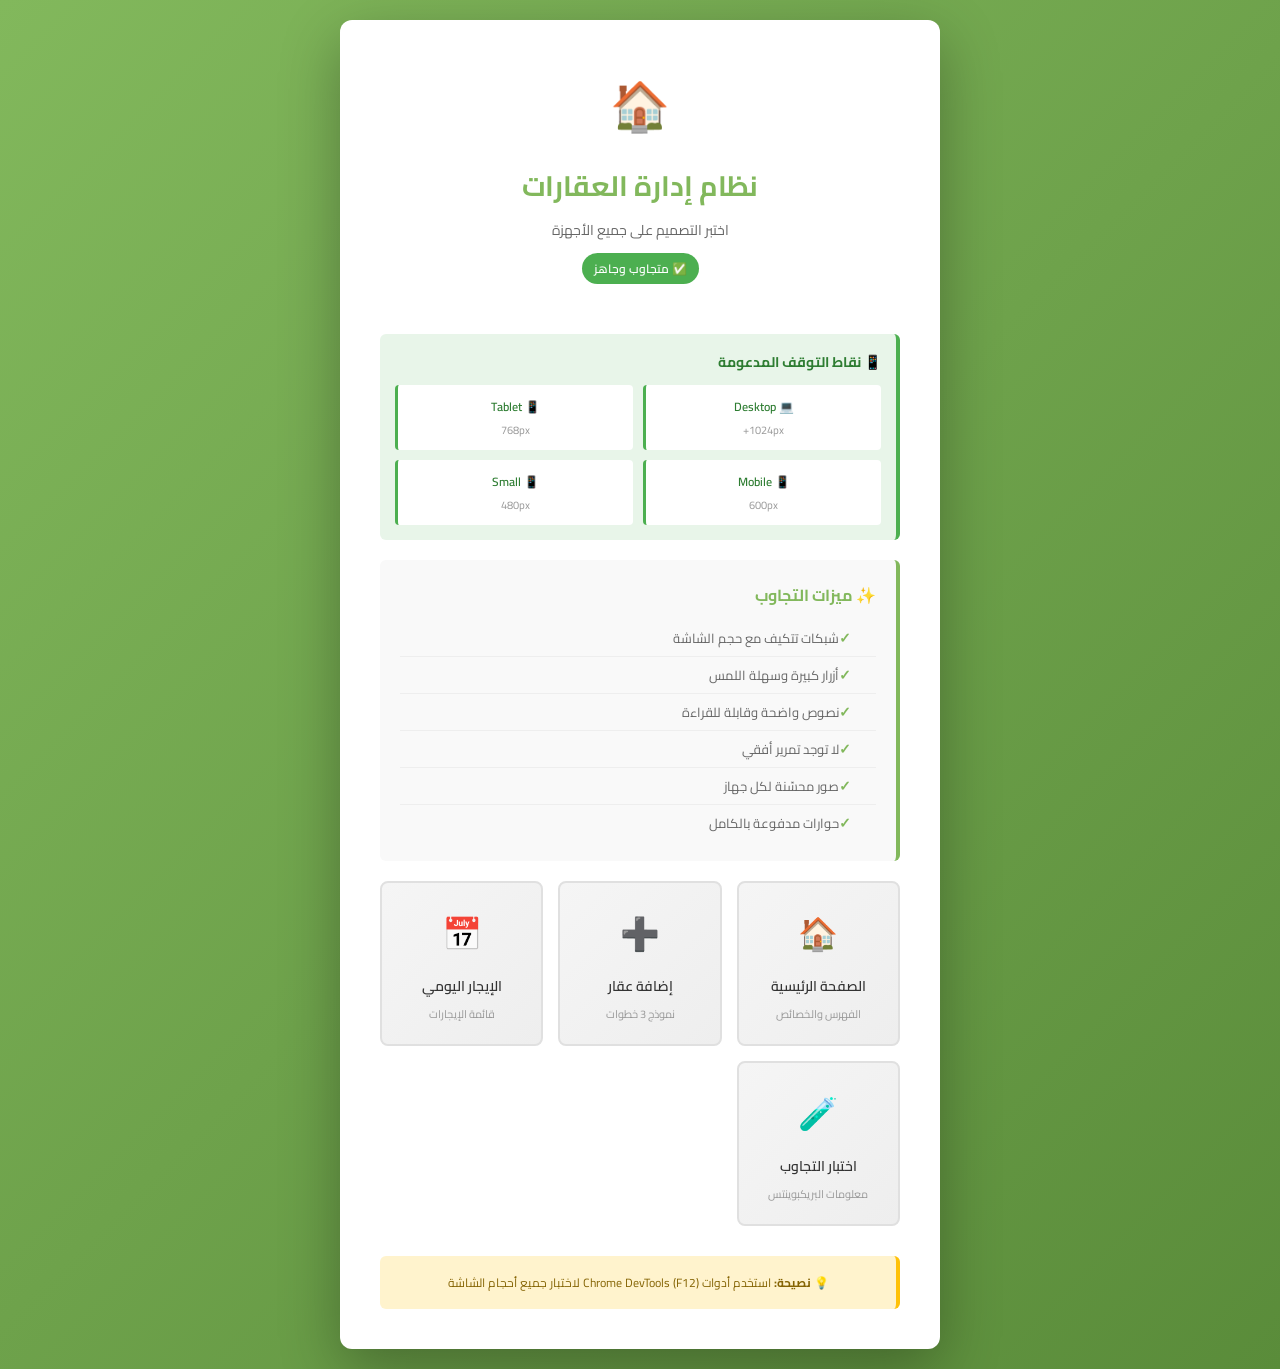
<file: test-pages.html>
<!DOCTYPE html>
<html lang="ar" dir="rtl">
<head>
    <meta charset="UTF-8">
    <meta name="viewport" content="width=device-width, initial-scale=1.0">
    <title>قائمة الاختبار - جميع الصفحات</title>
    <link href="https://fonts.googleapis.com/css2?family=Cairo:wght@400;500;600;700&display=swap" rel="stylesheet">
    <link rel="stylesheet" href="https://cdnjs.cloudflare.com/ajax/libs/font-awesome/6.5.2/css/all.min.css">
    <style>
        * {
            margin: 0;
            padding: 0;
            box-sizing: border-box;
        }

        body {
            font-family: 'Cairo', sans-serif;
            background: linear-gradient(135deg, #82b85c 0%, #5a8c3a 100%);
            min-height: 100vh;
            padding: 20px;
            display: flex;
            align-items: center;
            justify-content: center;
        }

        .container {
            background: white;
            border-radius: 12px;
            box-shadow: 0 20px 60px rgba(0, 0, 0, 0.3);
            padding: 40px;
            max-width: 600px;
            width: 100%;
        }

        .header {
            text-align: center;
            margin-bottom: 40px;
        }

        .logo {
            font-size: 48px;
            margin-bottom: 10px;
        }

        .header h1 {
            color: #82b85c;
            font-size: 28px;
            margin-bottom: 5px;
        }

        .header p {
            color: #666;
            font-size: 14px;
        }

        .pages-grid {
            display: grid;
            grid-template-columns: repeat(auto-fit, minmax(150px, 1fr));
            gap: 15px;
            margin-bottom: 30px;
        }

        .page-card {
            background: linear-gradient(135deg, #f5f5f5 0%, #eeeeee 100%);
            border: 2px solid #e0e0e0;
            border-radius: 8px;
            padding: 20px;
            text-align: center;
            cursor: pointer;
            transition: all 0.3s ease;
            text-decoration: none;
            display: flex;
            flex-direction: column;
            align-items: center;
            justify-content: center;
            min-height: 150px;
        }

        .page-card:hover {
            border-color: #82b85c;
            background: linear-gradient(135deg, #fff9f0 0%, #fff3e0 100%);
            transform: translateY(-2px);
            box-shadow: 0 5px 15px rgba(130, 184, 92, 0.2);
        }

        .page-icon {
            font-size: 32px;
            color: #82b85c;
            margin-bottom: 10px;
        }

        .page-name {
            font-weight: 600;
            color: #333;
            font-size: 14px;
            margin-bottom: 5px;
        }

        .page-desc {
            font-size: 11px;
            color: #999;
        }

        .features {
            background: #f9f9f9;
            border-right: 4px solid #82b85c;
            padding: 20px;
            border-radius: 6px;
            margin-bottom: 20px;
        }

        .features h3 {
            color: #82b85c;
            margin-bottom: 10px;
            font-size: 16px;
        }

        .features ul {
            list-style: none;
            margin: 0;
            padding: 0;
        }

        .features li {
            color: #666;
            font-size: 13px;
            padding: 5px 0;
            border-bottom: 1px solid #eee;
            padding-right: 15px;
            display: flex;
            align-items: center;
        }

        .features li:last-child {
            border-bottom: none;
        }

        .features li:before {
            content: "✓";
            color: #82b85c;
            font-weight: bold;
            margin-right: 10px;
            font-size: 14px;
        }

        .breakpoints {
            background: #e8f5e9;
            border-right: 4px solid #4caf50;
            padding: 15px;
            border-radius: 6px;
            margin-bottom: 20px;
        }

        .breakpoints h3 {
            color: #2e7d32;
            margin-bottom: 10px;
            font-size: 14px;
        }

        .breakpoints-grid {
            display: grid;
            grid-template-columns: repeat(2, 1fr);
            gap: 10px;
        }

        .breakpoint-item {
            background: white;
            padding: 10px;
            border-radius: 4px;
            text-align: center;
            font-size: 12px;
            border-left: 3px solid #4caf50;
        }

        .breakpoint-label {
            font-weight: 600;
            color: #2e7d32;
            margin-bottom: 2px;
        }

        .breakpoint-width {
            color: #999;
            font-size: 11px;
        }

        .status-badge {
            display: inline-block;
            background: #4caf50;
            color: white;
            padding: 4px 12px;
            border-radius: 20px;
            font-size: 12px;
            font-weight: 600;
            margin: 10px 0;
        }

        @media (max-width: 600px) {
            .container {
                padding: 20px;
            }

            .header h1 {
                font-size: 24px;
            }

            .pages-grid {
                grid-template-columns: 1fr;
            }

            .page-card {
                min-height: 120px;
            }

            .breakpoints-grid {
                grid-template-columns: 1fr;
            }
        }

        @media (max-width: 480px) {
            .container {
                padding: 15px;
                border-radius: 8px;
            }

            .header {
                margin-bottom: 20px;
            }

            .header h1 {
                font-size: 20px;
            }

            .logo {
                font-size: 40px;
            }

            .page-card {
                padding: 15px;
                min-height: 100px;
            }

            .page-icon {
                font-size: 28px;
            }

            .page-name {
                font-size: 13px;
            }

            .page-desc {
                font-size: 10px;
            }

            .features {
                padding: 15px;
            }

            .features h3 {
                font-size: 14px;
            }
        }
    </style>
</head>
<body>
    <div class="container">
        <div class="header">
            <div class="logo">🏠</div>
            <h1>نظام إدارة العقارات</h1>
            <p>اختبر التصميم على جميع الأجهزة</p>
            <div class="status-badge">✅ متجاوب وجاهز</div>
        </div>

        <div class="breakpoints">
            <h3>📱 نقاط التوقف المدعومة</h3>
            <div class="breakpoints-grid">
                <div class="breakpoint-item">
                    <div class="breakpoint-label">💻 Desktop</div>
                    <div class="breakpoint-width">1024px+</div>
                </div>
                <div class="breakpoint-item">
                    <div class="breakpoint-label">📱 Tablet</div>
                    <div class="breakpoint-width">768px</div>
                </div>
                <div class="breakpoint-item">
                    <div class="breakpoint-label">📱 Mobile</div>
                    <div class="breakpoint-width">600px</div>
                </div>
                <div class="breakpoint-item">
                    <div class="breakpoint-label">📱 Small</div>
                    <div class="breakpoint-width">480px</div>
                </div>
            </div>
        </div>

        <div class="features">
            <h3>✨ ميزات التجاوب</h3>
            <ul>
                <li>شبكات تتكيف مع حجم الشاشة</li>
                <li>أزرار كبيرة وسهلة اللمس</li>
                <li>نصوص واضحة وقابلة للقراءة</li>
                <li>لا توجد تمرير أفقي</li>
                <li>صور محسّنة لكل جهاز</li>
                <li>حوارات مدفوعة بالكامل</li>
            </ul>
        </div>

        <div class="pages-grid">
            <a href="index.html" class="page-card" title="انتقل إلى الصفحة الرئيسية">
                <div class="page-icon">🏠</div>
                <div class="page-name">الصفحة الرئيسية</div>
                <div class="page-desc">الفهرس والخصائص</div>
            </a>

            <a href="add-property.html" class="page-card" title="انتقل إلى إضافة عقار">
                <div class="page-icon">➕</div>
                <div class="page-name">إضافة عقار</div>
                <div class="page-desc">نموذج 3 خطوات</div>
            </a>

            <a href="dailyrent.html" class="page-card" title="انتقل إلى الإيجار اليومي">
                <div class="page-icon">📅</div>
                <div class="page-name">الإيجار اليومي</div>
                <div class="page-desc">قائمة الإيجارات</div>
            </a>

            <a href="responsive-test.html" class="page-card" title="اختبر التصميم">
                <div class="page-icon">🧪</div>
                <div class="page-name">اختبار التجاوب</div>
                <div class="page-desc">معلومات البريكبوينتس</div>
            </a>
        </div>

        <div style="background: #fff3cd; border-right: 4px solid #ffc107; padding: 15px; border-radius: 6px; text-align: center;">
            <p style="color: #856404; font-size: 12px; margin: 0;">
                <strong>💡 نصيحة:</strong> استخدم أدوات Chrome DevTools (F12) لاختبار جميع أحجام الشاشة
            </p>
        </div>
    </div>
</body>
</html>
</file>
<file: styles.css>
* {
    margin: 0;
    padding: 0;
    box-sizing: border-box;
}

body {
    font-family: 'Cairo', 'Segoe UI', Tahoma, Geneva, Verdana, sans-serif;
    background-color: #f9fafb;
    color: #111827;
    direction: rtl;
}

.container {
    max-width: 1200px;
    margin: 0 auto;
    padding: 0 16px;
}

/* Header Styles */
.header {
    background-color: white;
    border-bottom: 1px solid #e5e7eb;
    box-shadow: 0 1px 3px 0 rgba(0, 0, 0, 0.1);
}

.header-content {
    display: flex;
    align-items: center;
    justify-content: space-between;
    height: 64px;
}

.header-right {
    display: flex;
    align-items: center;
    gap: 16px;
}

.logo {
    display: flex;
    align-items: center;
    gap: 8px;
}

.logo-icon {
    width: 32px;
    height: 32px;
    background-color: #22c55e;
    border-radius: 50%;
    display: flex;
    align-items: center;
    justify-content: center;
    color: white;
    font-weight: bold;
    font-size: 14px;
}

.logo-text {
    font-size: 20px;
    font-weight: bold;
    color: #111827;
}

.header-buttons {
    display: flex;
    align-items: center;
    gap: 8px;
}

.header-left {
    display: flex;
    align-items: center;
    gap: 16px;
}

.search-box {
    position: relative;
}

.search-input {
    width: 256px;
    padding: 8px 40px 8px 12px;
    border: 1px solid #d1d5db;
    border-radius: 6px;
    font-size: 14px;
    font-family: 'Cairo', sans-serif;
}

.search-input:focus {
    outline: none;
    border-color: #22c55e;
    box-shadow: 0 0 0 3px rgba(34, 197, 94, 0.1);
}

.search-icon {
    position: absolute;
    right: 12px;
    top: 50%;
    transform: translateY(-50%);
    color: #9ca3af;
}

/* Button Styles */
.btn {
    display: inline-flex;
    align-items: center;
    gap: 6px;
    padding: 8px 16px;
    border-radius: 6px;
    font-size: 14px;
    font-weight: 500;
    font-family: 'Cairo', sans-serif;
    cursor: pointer;
    transition: all 0.2s;
    border: none;
}

.btn-primary {
    background-color: #22c55e;
    color: white;
}

.btn-primary:hover {
    background-color: #16a34a;
}

.btn-outline {
    background-color: white;
    color: #374151;
    border: 1px solid #d1d5db;
}

.btn-outline:hover {
    background-color: #f9fafb;
}

.btn-ghost {
    background-color: transparent;
    color: #374151;
}

.btn-ghost:hover {
    background-color: #f3f4f6;
}

.icon {
    font-size: 16px;
}

/* Category Navigation */
.category-nav {
    background-color: white;
    border-bottom: 1px solid #e5e7eb;
}

.category-content {
    display: flex;
    align-items: center;
    justify-content: space-between;
    padding: 16px 0;
}

.categories {
    display: flex;
    align-items: center;
    gap: 8px;
    overflow-x: auto;
    flex: 1;
}

.category-btn {
    padding: 8px 16px;
    border: none;
    background-color: transparent;
    color: #6b7280;
    font-size: 14px;
    font-weight: 500;
    font-family: 'Cairo', sans-serif;
    cursor: pointer;
    border-radius: 6px;
    white-space: nowrap;
    transition: all 0.2s;
}

.category-btn:hover {
    background-color: #f3f4f6;
    color: #111827;
}

.category-btn.active {
    background-color: #22c55e;
    color: white;
}

.search-btn-container {
    margin-right: auto;
}

/* Main Content */
.main {
    padding: 32px 0;
}

.page-title {
    margin-bottom: 24px;
}

.page-title h1 {
    font-size: 24px;
    font-weight: bold;
    color: #111827;
}

/* Properties Grid */
.properties-grid {
    display: grid;
    grid-template-columns: repeat(auto-fit, minmax(350px, 1fr));
    gap: 24px;
}

/* Property Card */
.property-card {
    background-color: white;
    border-radius: 12px;
    overflow: hidden;
    box-shadow: 0 1px 3px 0 rgba(0, 0, 0, 0.1);
    transition: box-shadow 0.2s;
}

.property-card:hover {
    box-shadow: 0 10px 25px -3px rgba(0, 0, 0, 0.1);
}

.property-image {
    position: relative;
    height: 256px;
    overflow: hidden;
}

.property-image img {
    width: 100%;
    height: 100%;
    object-fit: cover;
}

.property-badges {
    position: absolute;
    top: 16px;
    right: 16px;
    display: flex;
    gap: 8px;
}

.badge {
    background-color: rgba(255, 255, 255, 0.9);
    color: #374151;
    padding: 4px 8px;
    border-radius: 4px;
    font-size: 12px;
    font-weight: 500;
}

.property-price {
    position: absolute;
    bottom: 16px;
    right: 16px;
    background-color: rgba(0, 0, 0, 0.7);
    color: white;
    padding: 8px 12px;
    border-radius: 6px;
    font-weight: 600;
    font-size: 14px;
}

.property-content {
    padding: 16px;
}

.property-info {
    display: flex;
    align-items: flex-start;
    justify-content: space-between;
}

.property-details {
    flex: 1;
}

.property-title {
    font-size: 18px;
    font-weight: 600;
    color: #111827;
    margin-bottom: 4px;
}

.property-location {
    color: #6b7280;
    font-size: 14px;
    line-height: 1.4;
}

.developer-logo {
    width: 48px;
    height: 48px;
    flex-shrink: 0;
}

.developer-logo img {
    width: 100%;
    height: 100%;
    object-fit: contain;
}

/* Responsive Design */
@media (max-width: 1024px) {
    .container {
        padding: 0 12px;
    }
    
    .properties-grid {
        grid-template-columns: repeat(2, 1fr);
    }
    
    .search-input {
        max-width: 300px;
    }
}

@media (max-width: 768px) {
    .header-content {
        flex-direction: column;
        height: auto;
        padding: 12px 0;
        gap: 12px;
    }
    
    .header-right,
    .header-left {
        width: 100%;
        justify-content: center;
        flex-wrap: wrap;
    }
    
    .header-buttons {
        flex-wrap: wrap;
        justify-content: center;
        gap: 8px;
    }
    
    .search-input {
        width: 200px;
        font-size: 14px;
    }
    
    .categories {
        padding: 8px 0;
        padding-bottom: 8px;
    }
    
    .properties-grid {
        grid-template-columns: 1fr;
        gap: 12px;
    }
    
    .property-card {
        border-radius: 8px;
    }
    
    .property-image {
        height: 300px;
    }
    
    .logo {
        gap: 6px;
    }
    
    .logo-icon {
        width: 28px;
        height: 28px;
    }
    
    .logo-text {
        font-size: 18px;
    }
    
    .btn {
        padding: 8px 12px;
        font-size: 13px;
    }
    
    .footer {
        padding: 24px 0;
    }
    
    .footer-section {
        margin-bottom: 20px;
    }
    
    .search-columns {
        grid-template-columns: 1fr;
    }
}

/* Enhanced Responsive for Mobile */
@media (max-width: 600px) {
    body {
        font-size: 13px;
    }

    .container {
        padding: 0 12px;
    }

    .header-content {
        padding: 10px 0;
        gap: 10px;
    }

    .header-right,
    .header-left {
        gap: 10px;
        width: 100%;
        flex-direction: column;
        align-items: center;
    }

    .search-input {
        width: 100%;
        max-width: 280px;
        padding: 8px 12px;
        font-size: 13px;
    }

    .btn {
        padding: 8px 12px;
        font-size: 12px;
        min-height: 36px;
    }

    .properties-grid {
        grid-template-columns: 1fr;
        gap: 12px;
    }

    .property-card {
        border-radius: 6px;
        flex-direction: column;
    }
    
    .property-image {
        height: 280px;
    }

    .property-card img {
        width: 100%;
        height: 280px;
        object-fit: cover;
        flex-shrink: 0;
    }

    .property-info {
        flex: 1;
        padding: 8px;
    }

    .logo-icon {
        width: 28px;
        height: 28px;
    }

    .logo-text {
        font-size: 16px;
    }

    .btn-outline {
        padding: 8px 10px;
        font-size: 12px;
    }

    .footer {
        padding: 20px 12px;
    }

    .section-title {
        font-size: 15px;
        margin-bottom: 8px;
    }

    .footer-links li {
        font-size: 13px;
        margin: 4px 0;
    }

    .footer-section {
        margin-bottom: 15px;
    }
}

@media (max-width: 480px) {
    body {
        font-size: 12px;
    }

    .container {
        padding: 0 8px;
    }

    .header-content {
        padding: 6px 0;
        gap: 6px;
    }

    .header-right,
    .header-left {
        gap: 6px;
        width: 100%;
    }

    .search-input {
        width: 100%;
        max-width: 100%;
        padding: 6px 10px;
        font-size: 12px;
        min-height: 32px;
    }

    .btn {
        padding: 6px 10px;
        font-size: 11px;
        min-height: 32px;
    }

    .properties-grid {
        grid-template-columns: 1fr;
        gap: 8px;
    }

    .property-card {
        border-radius: 4px;
        flex-direction: column;
    }
    
    .property-image {
        height: 240px;
    }

    .property-card img {
        width: 100%;
        height: 240px;
        object-fit: cover;
        flex-shrink: 0;
        border-radius: 0;
    }

    .property-info {
        flex: 1;
        padding: 6px;
    }

    .property-info h3 {
        font-size: 13px;
        margin: 0 0 4px 0;
    }

    .property-info p {
        font-size: 11px;
        margin: 2px 0;
    }

    .logo-text {
        display: none;
    }

    .logo-icon {
        width: 24px;
        height: 24px;
    }

    .btn-outline {
        padding: 5px 8px;
        font-size: 10px;
        min-height: 28px;
    }

    .footer {
        padding: 12px 8px;
    }

    .section-title {
        font-size: 13px;
        margin-bottom: 6px;
    }

    .footer-links li {
        font-size: 11px;
        margin: 3px 0;
    }

    .footer-section {
        margin-bottom: 10px;
    }

    .developer-logo {
        width: 40px;
        height: 40px;
    }
}

/* Scrollbar Styling */
.categories::-webkit-scrollbar {
    height: 4px;
}

.categories::-webkit-scrollbar-track {
    background: #f1f1f1;
}

.categories::-webkit-scrollbar-thumb {
    background: #c1c1c1;
    border-radius: 2px;
}

.categories::-webkit-scrollbar-thumb:hover {
    background: #a8a8a8;
}
</file>
<file: footer-styles.css>
* {
    margin: 0;
    padding: 0;
    box-sizing: border-box;
}

body {
    font-family: 'Cairo', 'Segoe UI', Tahoma, Geneva, Verdana, sans-serif;
    direction: rtl;
    text-align: right;
    background-color: #f8f9fa;
}

.footer {
    background-color: #ffffff;
    border-top: 1px solid #e5e7eb;
    padding: 40px 0 20px;
    margin-top: 40px;
}

.container {
    max-width: 1200px;
    margin: 0 auto;
    padding: 0 20px;
}

/* Main Footer Content */
.footer-content {
    display: grid;
    grid-template-columns: 1fr 1fr 2fr 1.5fr;
    gap: 40px;
    margin-bottom: 40px;
}

.footer-section {
    display: flex;
    flex-direction: column;
}

.section-title {
    font-size: 18px;
    font-weight: 600;
    color: #374151;
    margin-bottom: 20px;
    text-align: right;
}

.footer-links {
    list-style: none;
    padding: 0;
}

.footer-links li {
    margin-bottom: 12px;
}

.footer-link {
    color: #6b7280;
    text-decoration: none;
    font-size: 14px;
    display: flex;
    align-items: center;
    gap: 8px;
    transition: color 0.2s;
      white-space: nowrap;
}

.footer-link:hover {
    color: #4CAF50;
}

/* Search Options */
.search-columns {
    display: grid;
    grid-template-columns: 1fr 1fr;
    gap: 20px;
}

.search-column .footer-links li {
    margin-bottom: 8px;
}

/* Logo Section */
.logo-section {
    align-items: flex-end;
    text-align: center;
}

.logo-container {
    margin-bottom: 20px;
}

.aqar-logo {
    display: flex;
    flex-direction: column;
    align-items: center;
    gap: 10px;
}

.logo-icon {
    width: 80px;
    height: 80px;
    display: flex;
    align-items: center;
    justify-content: center;
}

.saudi-map {
    width: 70px;
    height: 70px;
}

.logo-text {
    text-align: center;
}

.logo-name {
    display: block;
    font-size: 24px;
    font-weight: bold;
    color: #4CAF50;
    margin-bottom: 2px;
}

.logo-subtitle {
    display: block;
    font-size: 16px;
    font-weight: 500;
    color: #4CAF50;
    margin-bottom: 5px;
}

.logo-description {
    font-size: 14px;
    color: #6b7280;
    margin: 0;
}

/* App Downloads */
.app-downloads {
    display: flex;
    flex-direction: column;
    gap: 8px;
    align-items: center;
}

.app-link {
    display: block;
    transition: transform 0.2s;
}

.app-link:hover {
    transform: scale(1.05);
}

.app-link img {
    width: 120px;
    height: 40px;
    border-radius: 5px;
}

/* Footer Bottom */
.footer-bottom {
    display: flex;
    justify-content: space-between;
    align-items: center;
    padding: 20px 0;
    border-top: 1px solid #e5e7eb;
    border-bottom: 1px solid #e5e7eb;
}

.certifications {
    display: flex;
    align-items: center;
    gap: 20px;
}

.cert-logo {
    height: 40px;
    width: auto;
}

.ministry-cert {
    display: flex;
    align-items: center;
    gap: 10px;
}

.ministry-logo {
    width: 40px;
    height: 40px;
}

.ministry-text {
    font-size: 14px;
    color: #374151;
    font-weight: 500;
}

/* Social Links */
.social-links {
    display: flex;
    gap: 15px;
    align-items: center;
}

.social-link {
    display: flex;
    align-items: center;
    justify-content: center;
    width: 35px;
    height: 35px;
    border-radius: 50%;
    background-color: #f3f4f6;
    color: #6b7280;
    text-decoration: none;
    font-size: 16px;
    transition: all 0.2s;
}

.social-link:hover {
    background-color: #4CAF50;
    color: white;
    transform: translateY(-2px);
}

/* Copyright */
.copyright {
    text-align: center;
    padding: 20px 0;
    color: #9ca3af;
    font-size: 13px;
    line-height: 1.6;
}

.copyright p {
    margin-bottom: 5px;
}

/* Responsive Design */
@media (max-width: 1024px) {
    .footer-content {
        grid-template-columns: 1fr 1fr;
        gap: 30px;
    }
    
    .search-columns {
        grid-template-columns: 1fr;
    }
}

@media (max-width: 768px) {
    .footer-content {
        grid-template-columns: 1fr;
        gap: 30px;
        text-align: center;
    }
    
    .footer-bottom {
        flex-direction: column;
        gap: 20px;
        text-align: center;
    }
    
    .certifications {
        justify-content: center;
    }
    
    .social-links {
        justify-content: center;
    }
    
    .logo-section {
        align-items: center;
    }
}

@media (max-width: 480px) {
    .container {
        padding: 0 15px;
    }
    
    .footer {
        padding: 30px 0 15px;
    }
    
    .app-downloads {
        flex-direction: column;
        gap: 10px;
    }
    
    .app-link img {
        width: 100px;
        height: 33px;
    }
    
    .social-links {
        flex-wrap: wrap;
        gap: 10px;
    }
    
    .certifications {
        flex-direction: column;
        gap: 15px;
    }
}

/* RTL Specific Adjustments */
.footer-link {
    justify-content: flex-end;
}

.search-columns .footer-link {
    justify-content: flex-start;
}

/* Animation for hover effects */
@keyframes fadeIn {
    from {
        opacity: 0;
        transform: translateY(10px);
    }
    to {
        opacity: 1;
        transform: translateY(0);
    }
}

.footer-section {
    animation: fadeIn 0.6s ease-out;
}

.footer-section:nth-child(1) { animation-delay: 0.1s; }
.footer-section:nth-child(2) { animation-delay: 0.2s; }
.footer-section:nth-child(3) { animation-delay: 0.3s; }
.footer-section:nth-child(4) { animation-delay: 0.4s; }
</file>
<file: add-property.css>
/* ===== Add Property Modal Styles ===== */
* {
    margin: 0;
    padding: 0;
    box-sizing: border-box;
}

:root {
    --primary-color: #82b85c;
    --primary-dark: #6fa04a;
    --secondary-color: #007bff;
    --success-color: #28a745;
    --danger-color: #dc3545;
    --warning-color: #ffc107;
    --light-gray: #f9fafb;
    --border-color: #e5e7eb;
    --text-dark: #111827;
    --text-light: #6b7280;
    --transition: all 0.3s ease;
}

body {
    font-family: 'Cairo', 'Segoe UI', Tahoma, Geneva, Verdana, sans-serif;
    background-color: var(--light-gray);
    color: var(--text-dark);
    direction: rtl;
}

/* ===== Modal Container ===== */
.add-property-modal {
    position: fixed;
    top: 0;
    left: 0;
    width: 100%;
    height: 100%;
    background-color: rgba(0, 0, 0, 0.5);
    display: flex;
    align-items: center;
    justify-content: center;
    z-index: 1000;
    backdrop-filter: blur(4px);
}

.modal-content {
    background-color: white;
    border-radius: 12px;
    box-shadow: 0 20px 60px rgba(0, 0, 0, 0.3);
    width: 90%;
    max-width: 700px;
    max-height: 90vh;
    overflow-y: auto;
    animation: slideUp 0.3s ease;
}

@keyframes slideUp {
    from {
        transform: translateY(100%);
        opacity: 0;
    }
    to {
        transform: translateY(0);
        opacity: 1;
    }
}

@keyframes slideInLeft {
    from {
        transform: translateX(-100%);
        opacity: 0;
    }
    to {
        transform: translateX(0);
        opacity: 1;
    }
}

@keyframes slideOutLeft {
    from {
        transform: translateX(0);
        opacity: 1;
    }
    to {
        transform: translateX(-100%);
        opacity: 0;
    }
}

/* ===== Payment Dialog Styles ===== */
.payment-dialog {
    position: fixed;
    top: 0;
    left: 0;
    right: 0;
    bottom: 0;
    background: rgba(0, 0, 0, 0.5);
    display: flex;
    align-items: center;
    justify-content: center;
    z-index: 10000;
    animation: fadeIn 0.3s ease;
}

.dialog-content {
    background: white;
    border-radius: 12px;
    box-shadow: 0 10px 40px rgba(0, 0, 0, 0.3);
    max-width: 500px;
    width: 90%;
    max-height: 80vh;
    overflow-y: auto;
    animation: slideUp 0.3s ease;
}

.dialog-header {
    display: flex;
    justify-content: space-between;
    align-items: center;
    padding: 20px;
    border-bottom: 1px solid #eee;
    background: linear-gradient(135deg, #82b85c 0%, #6fa04a 100%);
    color: white;
    border-radius: 12px 12px 0 0;
}

.dialog-header h3 {
    margin: 0;
    font-size: 18px;
    font-weight: 600;
}

.close-dialog {
    background: none;
    border: none;
    color: white;
    font-size: 24px;
    cursor: pointer;
    padding: 0;
    width: 30px;
    height: 30px;
    display: flex;
    align-items: center;
    justify-content: center;
    transition: transform 0.2s;
}

.close-dialog:hover {
    transform: scale(1.2);
}

.dialog-body {
    padding: 20px;
    min-height: 200px;
}

.dialog-footer {
    display: flex;
    gap: 10px;
    justify-content: flex-start;
    padding: 20px;
    border-top: 1px solid #eee;
    background: #f9f9f9;
}

.dialog-footer .btn {
    flex: 1;
}

.form-group {
    margin-bottom: 15px;
}

.form-group label {
    display: block;
    margin-bottom: 8px;
    font-weight: 600;
    color: #333;
    font-size: 14px;
}

.form-group input,
.form-group select,
.form-group textarea {
    width: 100%;
    padding: 10px;
    border: 1px solid #ddd;
    border-radius: 6px;
    font-family: 'Cairo', sans-serif;
    font-size: 14px;
    transition: border-color 0.3s;
}

.form-group input:focus,
.form-group select:focus,
.form-group textarea:focus {
    outline: none;
    border-color: #82b85c;
    box-shadow: 0 0 0 3px rgba(130, 184, 92, 0.1);
}

@keyframes fadeIn {
    from {
        opacity: 0;
    }
    to {
        opacity: 1;
    }
}

@keyframes slideUp {
    from {
        transform: translateY(30px);
        opacity: 0;
    }
    to {
        transform: translateY(0);
        opacity: 1;
    }
}

/* ===== Modal Header ===== */
.modal-header {
    display: flex;
    align-items: center;
    justify-content: space-between;
    padding: 24px;
    border-bottom: 1px solid var(--border-color);
    position: sticky;
    top: 0;
    background: white;
    z-index: 10;
}

.modal-header h2 {
    font-size: 24px;
    font-weight: 700;
    color: var(--primary-color);
    margin: 0;
}

.close-btn {
    background: none;
    border: none;
    font-size: 28px;
    color: var(--text-light);
    cursor: pointer;
    transition: var(--transition);
    padding: 0;
    width: 32px;
    height: 32px;
    display: flex;
    align-items: center;
    justify-content: center;
}

.close-btn:hover {
    color: var(--text-dark);
    transform: rotate(90deg);
}

/* ===== Progress Bar ===== */
.progress-bar {
    display: flex;
    align-items: center;
    padding: 24px;
    background-color: var(--light-gray);
    border-bottom: 1px solid var(--border-color);
    gap: 8px;
}

.progress-step {
    display: flex;
    flex-direction: column;
    align-items: center;
    gap: 6px;
    flex: 1;
}

.step-number {
    width: 32px;
    height: 32px;
    border-radius: 50%;
    background-color: #ddd;
    color: white;
    display: flex;
    align-items: center;
    justify-content: center;
    font-weight: 600;
    font-size: 14px;
}

.progress-step.active .step-number {
    background-color: var(--primary-color);
    box-shadow: 0 0 0 4px rgba(130, 184, 92, 0.1);
}

.progress-step.completed .step-number {
    background-color: var(--success-color);
}

.step-label {
    font-size: 12px;
    color: var(--text-light);
    text-align: center;
    max-width: 70px;
}

.progress-step.active .step-label {
    color: var(--primary-color);
    font-weight: 600;
}

.progress-line {
    flex: 1;
    height: 2px;
    background-color: #ddd;
    min-width: 20px;
    margin: 0 8px;
}

.progress-line.active {
    background-color: var(--primary-color);
}

/* ===== Modal Body ===== */
.modal-body {
    padding: 24px;
}

.form-section {
    margin-bottom: 28px;
}

.form-section h3 {
    font-size: 16px;
    font-weight: 600;
    color: var(--text-dark);
    margin-bottom: 16px;
    display: flex;
    align-items: center;
    gap: 8px;
}

.form-section h3::before {
    content: '';
    width: 4px;
    height: 16px;
    background-color: var(--primary-color);
    border-radius: 2px;
}

/* ===== Property Types Grid ===== */
.property-types-grid {
    display: grid;
    grid-template-columns: repeat(auto-fit, minmax(80px, 1fr));
    gap: 12px;
}

.property-type-card {
    display: flex;
    flex-direction: column;
    align-items: center;
    justify-content: center;
    padding: 16px;
    border: 2px solid var(--border-color);
    border-radius: 8px;
    cursor: pointer;
    transition: var(--transition);
    background-color: white;
    text-align: center;
}

.property-type-card:hover {
    border-color: var(--primary-color);
    background-color: rgba(130, 184, 92, 0.05);
}

.property-type-card.selected {
    border-color: var(--primary-color);
    background-color: rgba(130, 184, 92, 0.1);
}

.type-icon {
    font-size: 24px;
    color: var(--primary-color);
    margin-bottom: 8px;
}

.property-type-card span {
    font-size: 12px;
    font-weight: 500;
    color: var(--text-dark);
}

/* ===== Upload Area ===== */
.upload-container {
    border: 2px dashed var(--border-color);
    border-radius: 8px;
    padding: 24px;
    text-align: center;
    background-color: var(--light-gray);
    cursor: pointer;
    transition: var(--transition);
}

.upload-container:hover {
    border-color: var(--primary-color);
    background-color: rgba(130, 184, 92, 0.05);
}

.upload-area {
    cursor: pointer;
}

.upload-icon {
    font-size: 48px;
    color: var(--primary-color);
    margin-bottom: 12px;
}

.upload-text {
    font-size: 16px;
    font-weight: 600;
    color: var(--text-dark);
    margin-bottom: 4px;
}

.upload-subtext {
    font-size: 12px;
    color: var(--text-light);
}

.images-preview {
    display: grid;
    grid-template-columns: repeat(auto-fill, minmax(80px, 1fr));
    gap: 12px;
    margin-top: 16px;
}

.image-preview {
    position: relative;
    border-radius: 8px;
    overflow: hidden;
    background-color: #ddd;
    aspect-ratio: 1;
}

.image-preview img {
    width: 100%;
    height: 100%;
    object-fit: cover;
}

.image-remove {
    position: absolute;
    top: 4px;
    right: 4px;
    background-color: rgba(220, 53, 69, 0.9);
    color: white;
    border: none;
    border-radius: 50%;
    width: 24px;
    height: 24px;
    display: flex;
    align-items: center;
    justify-content: center;
    cursor: pointer;
    opacity: 0;
    transition: var(--transition);
}

.image-preview:hover .image-remove {
    opacity: 1;
}

/* ===== Form Group ===== */
.form-group {
    margin-bottom: 16px;
}

.form-row {
    display: grid;
    grid-template-columns: 1fr 1fr;
    gap: 16px;
}

.form-group label {
    display: block;
    font-size: 14px;
    font-weight: 500;
    color: var(--text-dark);
    margin-bottom: 8px;
}

.form-group input,
.form-group select,
.form-group textarea {
    width: 100%;
    padding: 10px 12px;
    border: 1px solid var(--border-color);
    border-radius: 6px;
    font-family: 'Cairo', sans-serif;
    font-size: 14px;
    color: var(--text-dark);
    transition: var(--transition);
    resize: vertical;
}

.form-group input:focus,
.form-group select:focus,
.form-group textarea:focus {
    outline: none;
    border-color: var(--primary-color);
    box-shadow: 0 0 0 3px rgba(130, 184, 92, 0.1);
}

.price-input {
    position: relative;
    display: flex;
}

.price-input input {
    flex: 1;
    border-radius: 6px 0 0 6px;
}

.price-input .currency {
    padding: 10px 12px;
    background-color: var(--light-gray);
    border: 1px solid var(--border-color);
    border-right: none;
    border-radius: 0 6px 6px 0;
    font-weight: 600;
    color: var(--text-light);
    display: flex;
    align-items: center;
}

/* ===== Summary Card ===== */
.summary-card {
    background-color: var(--light-gray);
    border: 1px solid var(--border-color);
    border-radius: 8px;
    padding: 16px;
}

.summary-item {
    display: flex;
    justify-content: space-between;
    align-items: center;
    padding: 12px 0;
    border-bottom: 1px solid var(--border-color);
}

.summary-item:last-child {
    border-bottom: none;
}

.summary-item .label {
    font-weight: 600;
    color: var(--text-light);
}

.summary-item .value {
    color: var(--text-dark);
    font-weight: 500;
}

.summary-item .value.price {
    color: var(--primary-color);
    font-weight: 700;
    font-size: 16px;
}

/* ===== Payment Methods ===== */
.payment-methods {
    display: grid;
    gap: 12px;
}

.payment-method-card {
    border: 2px solid var(--border-color);
    border-radius: 8px;
    padding: 16px;
    cursor: pointer;
    transition: var(--transition);
    background-color: white;
}

.payment-method-card:hover {
    border-color: var(--primary-color);
    background-color: rgba(130, 184, 92, 0.05);
}

.payment-method-card.selected {
    border-color: var(--primary-color);
    background-color: rgba(130, 184, 92, 0.1);
}

.method-header {
    display: flex;
    align-items: center;
    gap: 12px;
}

.method-logo {
    font-size: 32px;
    color: var(--primary-color);
    min-width: 50px;
    text-align: center;
}

.logo-placeholder {
    width: 50px;
    height: 50px;
    border-radius: 8px;
    background-color: rgba(130, 184, 92, 0.1);
    display: flex;
    align-items: center;
    justify-content: center;
    font-size: 24px;
    color: var(--primary-color);
}

.method-info {
    flex: 1;
}

.method-info h4 {
    font-size: 14px;
    font-weight: 600;
    color: var(--text-dark);
    margin-bottom: 2px;
}

.method-info p {
    font-size: 12px;
    color: var(--text-light);
    margin: 0;
}

.radio-btn {
    display: flex;
    align-items: center;
    justify-content: center;
}

.radio-btn input[type="radio"] {
    width: 18px;
    height: 18px;
    cursor: pointer;
    accent-color: var(--primary-color);
}

.method-details {
    margin-top: 12px;
    padding-top: 12px;
    border-top: 1px solid var(--border-color);
    display: none;
}

.payment-method-card.selected .method-details {
    display: block;
}

.upload-payment {
    display: flex;
    align-items: center;
    justify-content: center;
    gap: 8px;
    padding: 12px;
    border: 2px dashed var(--primary-color);
    border-radius: 6px;
    cursor: pointer;
    color: var(--primary-color);
    font-size: 12px;
    font-weight: 500;
    transition: var(--transition);
    background-color: rgba(130, 184, 92, 0.05);
}

.upload-payment:hover {
    background-color: rgba(130, 184, 92, 0.1);
}

.upload-payment-wrapper {
    display: flex;
    flex-direction: column;
    gap: 12px;
}

.payment-preview {
    margin-top: 12px;
    position: relative;
    border-radius: 6px;
    overflow: hidden;
    background-color: #ddd;
    max-height: 150px;
}

.payment-preview img {
    width: 100%;
    height: 100%;
    object-fit: cover;
}

/* ===== Checkbox Group ===== */
.checkbox-group {
    display: flex;
    align-items: flex-start;
    gap: 12px;
    padding: 12px;
    background-color: var(--light-gray);
    border-radius: 6px;
}

.checkbox-group input[type="checkbox"] {
    width: 18px;
    height: 18px;
    margin-top: 2px;
    cursor: pointer;
    accent-color: var(--primary-color);
    flex-shrink: 0;
}

.checkbox-group label {
    font-size: 13px;
    color: var(--text-dark);
    cursor: pointer;
    margin: 0;
}

.checkbox-group .link {
    color: var(--primary-color);
    text-decoration: none;
    font-weight: 500;
    transition: var(--transition);
}

.checkbox-group .link:hover {
    text-decoration: underline;
}

.info-text {
    font-size: 13px;
    color: var(--text-light);
    margin-bottom: 12px;
}

/* ===== Modal Footer ===== */
.modal-footer {
    display: flex;
    gap: 12px;
    padding: 16px 24px;
    border-top: 1px solid var(--border-color);
    background-color: var(--light-gray);
    justify-content: flex-start;
    flex-wrap: wrap;
    position: sticky;
    bottom: 0;
}

/* ===== Buttons ===== */
.btn {
    display: inline-flex;
    align-items: center;
    justify-content: center;
    gap: 8px;
    padding: 10px 20px;
    border: none;
    border-radius: 6px;
    font-size: 14px;
    font-weight: 600;
    font-family: 'Cairo', sans-serif;
    cursor: pointer;
    transition: var(--transition);
}

.btn-primary {
    background-color: var(--primary-color);
    color: white;
    flex: 1;
    min-width: 140px;
}

.btn-primary:hover:not(:disabled) {
    background-color: var(--primary-dark);
    transform: translateY(-2px);
    box-shadow: 0 4px 12px rgba(130, 184, 92, 0.3);
}

.btn-primary:disabled {
    opacity: 0.5;
    cursor: not-allowed;
}

.btn-secondary {
    background-color: #f3f4f6;
    color: var(--text-dark);
    border: 1px solid var(--border-color);
}

.btn-secondary:hover {
    background-color: #e5e7eb;
}

.btn-success {
    background-color: var(--success-color);
    color: white;
    flex: 1;
    min-width: 200px;
}

.btn-success:hover:not(:disabled) {
    background-color: #218838;
    transform: translateY(-2px);
    box-shadow: 0 4px 12px rgba(40, 167, 69, 0.3);
}

.btn-success:disabled {
    opacity: 0.5;
    cursor: not-allowed;
}

/* ===== Success Modal ===== */
.success-modal {
    position: fixed;
    top: 0;
    left: 0;
    width: 100%;
    height: 100%;
    background-color: rgba(0, 0, 0, 0.5);
    display: flex;
    align-items: center;
    justify-content: center;
    z-index: 1100;
    backdrop-filter: blur(4px);
}

.success-content {
    background-color: white;
    border-radius: 12px;
    padding: 40px 24px;
    text-align: center;
    max-width: 400px;
    box-shadow: 0 20px 60px rgba(0, 0, 0, 0.3);
    animation: slideUp 0.3s ease;
}

.success-icon {
    font-size: 64px;
    color: var(--success-color);
    margin-bottom: 16px;
}

.success-content h2 {
    font-size: 20px;
    font-weight: 700;
    color: var(--text-dark);
    margin-bottom: 8px;
}

.success-content > p {
    font-size: 14px;
    color: var(--text-light);
    margin-bottom: 20px;
}

.success-details {
    background-color: var(--light-gray);
    border-radius: 6px;
    padding: 16px;
    margin-bottom: 20px;
    text-align: right;
}

.success-details p {
    font-size: 13px;
    color: var(--text-dark);
    margin-bottom: 8px;
}

.success-details p:last-child {
    margin-bottom: 0;
    color: var(--text-light);
}

.success-details strong {
    color: var(--primary-color);
}

/* ===== Responsive Design ===== */
@media (max-width: 1024px) {
    .modal-content {
        width: 90%;
        max-width: 600px;
    }
    
    .property-types-grid {
        grid-template-columns: repeat(auto-fit, minmax(80px, 1fr));
    }
    
    .payment-methods {
        gap: 12px;
    }
}

@media (max-width: 768px) {
    .add-property-modal {
        padding: 20px;
    }

    .modal-content {
        width: 95%;
        max-width: 100%;
        max-height: 95vh;
        border-radius: 10px;
    }

    .modal-header {
        padding: 16px;
        border-radius: 10px 10px 0 0;
    }

    .modal-header h2 {
        font-size: 18px;
        font-weight: 600;
    }

    .close-btn {
        width: 28px;
        height: 28px;
        font-size: 20px;
    }

    .progress-bar {
        padding: 12px;
        gap: 4px;
    }

    .progress-step {
        width: 40px;
        height: 40px;
    }

    .step-number {
        font-size: 12px;
    }

    .step-label {
        font-size: 9px;
        max-width: 45px;
    }

    .progress-line {
        min-width: 15px;
        height: 3px;
    }

    .modal-body {
        padding: 16px;
    }

    .form-section {
        margin-bottom: 18px;
    }

    .form-section h3 {
        font-size: 16px;
        margin-bottom: 12px;
    }

    .property-types-grid {
        grid-template-columns: repeat(auto-fit, minmax(70px, 1fr));
        gap: 10px;
    }

    .property-type-card {
        padding: 10px;
        border-radius: 6px;
    }

    .type-icon {
        font-size: 24px;
        margin-bottom: 6px;
    }

    .property-type-card span {
        font-size: 12px;
    }

    .form-group {
        margin-bottom: 12px;
    }

    .form-group label {
        font-size: 13px;
        margin-bottom: 6px;
    }

    .form-group input,
    .form-group select,
    .form-group textarea {
        padding: 10px;
        font-size: 14px;
    }

    .form-row {
        grid-template-columns: 1fr;
        gap: 12px;
    }

    .upload-area {
        padding: 20px;
        border-radius: 6px;
    }

    .upload-icon {
        font-size: 32px;
    }

    .images-preview {
        grid-template-columns: repeat(auto-fill, minmax(70px, 1fr));
        gap: 10px;
    }

    .image-preview {
        width: 70px;
        height: 70px;
    }

    .payment-methods {
        gap: 12px;
    }

    .payment-method-card {
        padding: 12px;
        border-radius: 8px;
    }

    .method-header {
        flex-wrap: wrap;
        gap: 10px;
    }

    .method-logo {
        width: 40px;
        height: 40px;
        font-size: 20px;
    }

    .method-info h4 {
        font-size: 14px;
    }

    .method-info p {
        font-size: 12px;
    }

    .modal-footer {
        flex-direction: column-reverse;
        gap: 10px;
        padding: 12px;
    }

    .btn {
        width: 100%;
        padding: 12px;
        font-size: 14px;
    }

    .checkbox-group {
        font-size: 12px;
        gap: 8px;
    }
}

@media (max-width: 600px) {
    .modal-content {
        max-height: 100vh;
        border-radius: 0;
    }

    .progress-bar {
        padding: 10px;
        gap: 2px;
    }

    .progress-step {
        width: 35px;
        height: 35px;
    }

    .step-number {
        font-size: 11px;
    }

    .step-label {
        display: none;
    }

    .property-types-grid {
        grid-template-columns: repeat(3, 1fr);
        gap: 8px;
    }

    .type-icon {
        font-size: 20px;
    }

    .property-type-card span {
        font-size: 11px;
    }

    .images-preview {
        grid-template-columns: repeat(auto-fill, minmax(90px, 1fr));
        gap: 10px;
    }

    .image-preview {
        width: 90px;
        height: 90px;
    }

    .payment-methods {
        gap: 10px;
    }

    .payment-method-card {
        padding: 10px;
    }

    .method-header {
        padding: 10px;
    }

    .method-logo {
        width: 36px;
        height: 36px;
        font-size: 18px;
    }
}

@media (max-width: 480px) {
    .modal-content {
        width: 100%;
        max-height: 100vh;
        border-radius: 0;
    }

    .modal-header {
        padding: 12px;
        border-radius: 0;
    }

    .modal-header h2 {
        font-size: 16px;
    }

    .close-btn {
        width: 24px;
        height: 24px;
        font-size: 18px;
    }

    .progress-bar {
        padding: 8px;
        gap: 2px;
    }

    .progress-step {
        width: 32px;
        height: 32px;
    }

    .step-number {
        font-size: 10px;
        width: 22px;
        height: 22px;
        line-height: 22px;
    }

    .modal-body {
        padding: 12px;
    }

    .form-section h3 {
        font-size: 14px;
        margin-bottom: 10px;
    }

    .property-types-grid {
        grid-template-columns: repeat(3, 1fr);
        gap: 6px;
    }

    .property-type-card {
        padding: 8px;
        border-radius: 4px;
    }

    .type-icon {
        font-size: 18px;
        margin-bottom: 4px;
    }

    .property-type-card span {
        font-size: 10px;
    }

    .form-group {
        margin-bottom: 10px;
    }

    .form-group label {
        font-size: 12px;
        margin-bottom: 4px;
    }

    .form-group input,
    .form-group select,
    .form-group textarea {
        padding: 8px;
        font-size: 16px; /* لتجنب zoom على الـ mobile */
    }

    .form-row {
        gap: 10px;
    }

    .upload-area {
        padding: 15px;
        border-radius: 4px;
    }

    .upload-icon {
        font-size: 28px;
    }

    .upload-text {
        font-size: 12px;
    }

    .upload-subtext {
        font-size: 10px;
    }

    .images-preview {
        grid-template-columns: repeat(auto-fill, minmax(100px, 1fr));
        gap: 10px;
    }

    .image-preview {
        width: 100px;
        height: 100px;
    }

    .payment-methods {
        gap: 8px;
    }

    .payment-method-card {
        padding: 8px;
        border-radius: 6px;
    }

    .method-header {
        padding: 8px;
        gap: 8px;
    }

    .method-logo {
        width: 32px;
        height: 32px;
        font-size: 16px;
    }

    .method-info h4 {
        font-size: 12px;
        margin-bottom: 2px;
    }

    .method-info p {
        font-size: 10px;
    }

    .radio-btn {
        width: 16px;
        height: 16px;
    }

    .modal-footer {
        padding: 10px;
        gap: 8px;
    }

    .btn {
        padding: 10px;
        font-size: 12px;
    }

    .checkbox-group {
        font-size: 11px;
        gap: 6px;
    }

    /* Dialog Responsive */
    .payment-dialog {
        padding: 20px;
    }

    .dialog-content {
        width: 95%;
        max-height: 90vh;
    }

    .dialog-header {
        padding: 12px;
    }

    .dialog-header h3 {
        font-size: 16px;
    }

    .dialog-body {
        padding: 12px;
    }

    .dialog-footer {
        padding: 12px;
        gap: 8px;
    }
}
</file>
<file: dailyrent.css>
/* تأكد من أن الخطوط تتماشى مع الهيدر الموجود */
* {
    margin: 0;
    padding: 0;
    box-sizing: border-box;
}

/* المحتوى الرئيسي - يبدأ من تحت الهيدر الموجود لديك */
.main-content {
    padding: 30px 0;
    background-color: #f8f9fa;
    direction: rtl;
    font-family: 'Cairo', sans-serif; /* نفس خط الهيدر */
    margin-top: 0; /* تأكد من عدم وجود مسافة فوقية */
}

.container {
    max-width: 1200px;
    margin: 0 auto;
    padding: 0 20px;
}

/* Breadcrumb */
.breadcrumb {
    display: flex;
    align-items: center;
    gap: 10px;
    margin-bottom: 30px;
    font-size: 14px;
    color: #6c757d;
    font-family: 'Cairo', sans-serif;
}

.separator {
    font-size: 18px;
    color: #6c757d;
}

/* Filter Tabs - تتماشى مع ألوان الهيدر */
.filter-tabs {
    display: flex;
    gap: 10px;
    margin-bottom: 25px;
    overflow-x: auto;
    scrollbar-width: none;
    -ms-overflow-style: none;
    padding-bottom: 5px;
}

.filter-tabs::-webkit-scrollbar {
    display: none;
}

.filter-tab {
    background: #f8f9fa;
    border: 1px solid #dee2e6;
    padding: 12px 24px;
    border-radius: 25px;
    cursor: pointer;
    font-size: 14px;
    white-space: nowrap;
    transition: all 0.3s ease;
    color: #6c757d;
    font-weight: 500;
    font-family: 'Cairo', sans-serif;
}

.filter-tab:hover {
    background: #e9ecef;
    color: #495057;
    transform: translateY(-1px);
}

.filter-tab.active {
    background: #5cb85c; /* نفس لون الشعار في الهيدر */
    color: white;
    border-color: #5cb85c;
    box-shadow: 0 2px 8px rgba(92, 184, 92, 0.3);
}

/* Date and Location Filter */
.date-location-filter {
    margin-bottom: 30px;
}

.date-input {
    width: 100%;
    max-width: 400px;
    padding: 12px 20px;
    border: 1px solid #dee2e6;
    border-radius: 25px; /* نفس استدارة البحث في الهيدر */
    font-size: 14px;
    background: white;
    direction: rtl;
    color: #495057;
    transition: border-color 0.3s ease, box-shadow 0.3s ease;
    font-family: 'Cairo', sans-serif;
}

.date-input:focus {
    outline: none;
    border-color: #5cb85c;
    box-shadow: 0 0 0 3px rgba(92, 184, 92, 0.1);
}

.date-input::placeholder {
    color: #adb5bd;
    font-family: 'Cairo', sans-serif;
}

/* Property Grid */
.property-grid {
    display: grid;
    grid-template-columns: repeat(auto-fill, minmax(350px, 1fr));
    gap: 30px;
    margin-bottom: 50px;
}

/* Property Card */
.property-card {
    background: white;
    border-radius: 15px;
    overflow: hidden;
    box-shadow: 0 4px 20px rgba(0,0,0,0.08);
    transition: all 0.3s ease;
    cursor: pointer;
    border: 1px solid #f1f3f4;
}

.property-card:hover {
    transform: translateY(-8px);
    box-shadow: 0 12px 40px rgba(0,0,0,0.15);
    border-color: #5cb85c;
}

.property-image {
    position: relative;
    height: 250px;
    overflow: hidden;
}

.property-image img {
    width: 100%;
    height: 100%;
    object-fit: cover;
    transition: transform 0.4s ease;
}

.property-card:hover .property-image img {
    transform: scale(1.08);
}

.image-overlay {
    position: absolute;
    bottom: 15px;
    right: 15px;
}

.property-type {
    background: linear-gradient(135deg, #5cb85c, #4cae4c);
    color: white;
    padding: 6px 14px;
    border-radius: 20px;
    font-size: 12px;
    font-weight: 600;
    box-shadow: 0 2px 8px rgba(92, 184, 92, 0.3);
    font-family: 'Cairo', sans-serif;
}

.property-content {
    padding: 25px;
}

.property-header {
    display: flex;
    justify-content: space-between;
    align-items: flex-start;
    margin-bottom: 15px;
    gap: 15px;
}

.property-title {
    font-size: 16px;
    font-weight: 600;
    color: #2c3e50;
    line-height: 1.4;
    flex: 1;
    margin: 0;
    font-family: 'Cairo', sans-serif;
}

.period-badge {
    padding: 5px 14px;
    border-radius: 15px;
    font-size: 12px;
    font-weight: 600;
    white-space: nowrap;
    font-family: 'Cairo', sans-serif;
}

.period-badge.monthly {
    background: #e3f2fd;
    color: #1976d2;
}

.period-badge.weekly {
    background: #f3e5f5;
    color: #7b1fa2;
}

.period-badge.daily {
    background: #e8f5e8;
    color: #388e3c;
}

.property-description {
    color: #6c757d;
    font-size: 14px;
    line-height: 1.6;
    margin-bottom: 20px;
    display: -webkit-box;
    -webkit-line-clamp: 3;
    -webkit-box-orient: vertical;
    overflow: hidden;
    text-align: justify;
    font-family: 'Cairo', sans-serif;
}

.property-amenities {
    display: flex;
    gap: 25px;
    margin-bottom: 15px;
    padding: 18px 0;
    border-top: 1px solid #f1f3f4;
    border-bottom: 1px solid #f1f3f4;
}

.amenity {
    display: flex;
    align-items: center;
    gap: 8px;
    font-size: 14px;
    color: #495057;
    font-weight: 500;
    font-family: 'Cairo', sans-serif;
}

.amenity-icon {
    font-size: 18px;
    opacity: 0.8;
}

.property-location {
    color: #6c757d;
    font-size: 13px;
    display: flex;
    align-items: center;
    gap: 5px;
    font-family: 'Cairo', sans-serif;
}

.location-text::before {
    content: "📍";
    margin-left: 5px;
    opacity: 0.7;
}

/* Pagination - تتماشى مع ألوان الهيدر */
.pagination {
    display: flex;
    justify-content: center;
    align-items: center;
    gap: 8px;
    margin-top: 40px;
    flex-wrap: wrap;
}

.pagination-btn {
    background: white;
    border: 1px solid #dee2e6;
    padding: 12px 16px;
    border-radius: 10px;
    cursor: pointer;
    font-size: 14px;
    color: #6c757d;
    transition: all 0.3s ease;
    min-width: 48px;
    height: 48px;
    display: flex;
    align-items: center;
    justify-content: center;
    font-weight: 500;
    font-family: 'Cairo', sans-serif;
}

.pagination-btn:hover {
    background: #f8f9fa;
    color: #495057;
    transform: translateY(-2px);
    box-shadow: 0 4px 12px rgba(0,0,0,0.1);
}

.pagination-btn.active {
    background: #5cb85c; /* نفس لون الشعار */
    color: white;
    border-color: #5cb85c;
    box-shadow: 0 4px 15px rgba(92, 184, 92, 0.3);
}

.pagination-btn.prev,
.pagination-btn.next {
    font-weight: bold;
    font-size: 16px;
}

/* Responsive Design */
@media (max-width: 768px) {
    .container {
        padding: 0 15px;
    }
    
    .main-content {
        padding: 20px 0;
    }
    
    .property-grid {
        grid-template-columns: 1fr;
        gap: 20px;
    }
    
    .filter-tabs {
        padding: 10px 0;
        gap: 8px;
    }
    
    .filter-tab {
        padding: 10px 18px;
        font-size: 13px;
    }
    
    .property-header {
        flex-direction: column;
        align-items: flex-start;
        gap: 10px;
    }
    
    .property-amenities {
        flex-wrap: wrap;
        gap: 15px;
    }
    
    .date-input {
        max-width: 100%;
    }
    
    .pagination {
        gap: 5px;
    }
    
    .pagination-btn {
        min-width: 42px;
        height: 42px;
        padding: 10px 14px;
        font-size: 13px;
    }
}

@media (max-width: 480px) {
    .property-content {
        padding: 20px;
    }
    
    .property-title {
        font-size: 15px;
    }
    
    .property-description {
        font-size: 13px;
    }
    
    .breadcrumb {
        font-size: 13px;
        margin-bottom: 20px;
    }
    
    .filter-tab {
        padding: 8px 15px;
        font-size: 12px;
    }
}

/* Animation for loading */
@keyframes fadeInUp {
    from {
        opacity: 0;
        transform: translateY(30px);
    }
    to {
        opacity: 1;
        transform: translateY(0);
    }
}

.property-card {
    animation: fadeInUp 0.6s ease forwards;
}

.property-card:nth-child(1) { animation-delay: 0.1s; }
.property-card:nth-child(2) { animation-delay: 0.2s; }
.property-card:nth-child(3) { animation-delay: 0.3s; }
.property-card:nth-child(4) { animation-delay: 0.4s; }

/* Smooth transitions */
* {
    transition: color 0.3s ease, background-color 0.3s ease;
}

/* Focus states for accessibility */
.filter-tab:focus,
.pagination-btn:focus,
.date-input:focus {
    outline: 2px solid #5cb85c;
    outline-offset: 2px;
}

/* Loading state */
.property-grid.loading {
    opacity: 0.6;
    pointer-events: none;
    position: relative;
}

.property-grid.loading::after {
    content: "";
    position: absolute;
    top: 50%;
    left: 50%;
    width: 40px;
    height: 40px;
    border: 3px solid #f3f3f3;
    border-top: 3px solid #5cb85c;
    border-radius: 50%;
    animation: spin 1s linear infinite;
    transform: translate(-50%, -50%);
}

@keyframes spin {
    0% { transform: translate(-50%, -50%) rotate(0deg); }
    100% { transform: translate(-50%, -50%) rotate(360deg); }
}

/* تأكد من عدم تداخل الأنماط مع الهيدر الموجود */
.main-content .container {
    /* إعادة تعريف الحاوية للمحتوى الرئيسي فقط */
}
</file>
<file: person1.css>
* {
    margin: 0;
    padding: 0;
    box-sizing: border-box;
}

/* --- 2. الكلاس المسؤول عن توسيط النموذج --- */
/* هذا الكلاس يوضع على حاوية <main> التي تلف النموذج */
.login-section {
    display: flex;
    align-items: center;
    justify-content: center;
    padding: 50px 15px; /* هوامش لإعطاء مساحة تنفس */
    min-height: 70vh;   /* ارتفاع مرن ليأخذ معظم الشاشة */
    font-family: 'Cairo', sans-serif; /* يمكنك تغيير الخط إذا أردت */
}

/* --- 3. تنسيق الحاوية الرئيسية للنموذج --- */
.form-container {
    width: 100%;
    max-width: 400px; /* عرض النموذج الأقصى */
    background: white;
    border-radius: 12px;
    padding: 40px 30px;
    box-shadow: 0 6px 25px rgba(0, 0, 0, 0.1);
    position: relative;
    overflow: hidden;
}

/* شريط ملون أعلى النموذج للزينة */
.form-container::before {
    content: '';
    position: absolute;
    top: 0;
    left: 0;
    right: 0;
    height: 4px;
    background: linear-gradient(90deg, #4CAF50, #28a745);
}

/* --- 4. تنسيق عنوان النموذج --- */
.title {
    text-align: center;
    font-size: 24px;
    font-weight: 600;
    color: #333;
    margin-bottom: 30px;
}

/* --- 5. تنسيق أزرار التبديل (دخول / إنشاء حساب) --- */
.toggle-buttons {
    display: flex;
    background-color: #f0f2f5;
    border-radius: 8px;
    padding: 4px;
    margin-bottom: 30px;
}

.toggle-btn {
    flex: 1;
    padding: 12px;
    border: none;
    background: transparent;
    color: #555;
    font-size: 14px;
    font-weight: 500;
    border-radius: 6px;
    cursor: pointer;
    transition: all 0.3s ease;
}

.toggle-btn.active {
    background-color: #4CAF50;
    color: white;
    box-shadow: 0 2px 8px rgba(76, 175, 80, 0.3);
}

.toggle-btn:hover:not(.active) {
    background-color: #e4e6e9;
}

/* --- 6. إخفاء وإظهار النماذج --- */
.form {
    display: none;
    animation: fadeIn 0.4s ease;
}

.form.active {
    display: block;
}

@keyframes fadeIn {
    from { opacity: 0; transform: translateY(10px); }
    to { opacity: 1; transform: translateY(0); }
}

/* --- 7. تنسيق حقول الإدخال --- */
.input-group {
    margin-bottom: 20px;
}

.input-group label {
    display: block;
    margin-bottom: 8px;
    color: #333;
    font-size: 14px;
    font-weight: 500;
}

.input-group input {
    width: 100%;
    padding: 12px 16px;
    border: 1px solid #ccc;
    border-radius: 8px;
    font-size: 14px;
    transition: all 0.3s ease;
    background-color: #f7f7f7;
}

.input-group input:focus {
    outline: none;
    border-color: #4CAF50;
    background-color: white;
    box-shadow: 0 0 0 3px rgba(76, 175, 80, 0.2);
}

.password-input {
    position: relative;
}

.password-toggle {
    position: absolute;
    left: 12px; /* 'left' لأن الصفحة باللغة العربية (rtl) */
    top: 50%;
    transform: translateY(-50%);
    background: none;
    border: none;
    color: #666;
    cursor: pointer;
    padding: 4px;
}

/* --- 8. تنسيق زر الإرسال الرئيسي --- */
.submit-btn {
    width: 100%;
    padding: 14px;
    background-color: #4CAF50;
    color: white;
    border: none;
    border-radius: 8px;
    font-size: 16px;
    font-weight: 600;
    cursor: pointer;
    transition: all 0.3s ease;
    margin-top: 10px;
    margin-bottom: 20px;
}

.submit-btn:hover {
    background-color: #45a049;
    transform: translateY(-2px);
    box-shadow: 0 4px 12px rgba(76, 175, 80, 0.3);
}

/* --- 9. تنسيق رابط "هل نسيت كلمة المرور؟" --- */
.forgot-password {
    display: block;
    text-align: center;
    color: #007bff;
    text-decoration: none;
    font-size: 13px;
}
</file>
